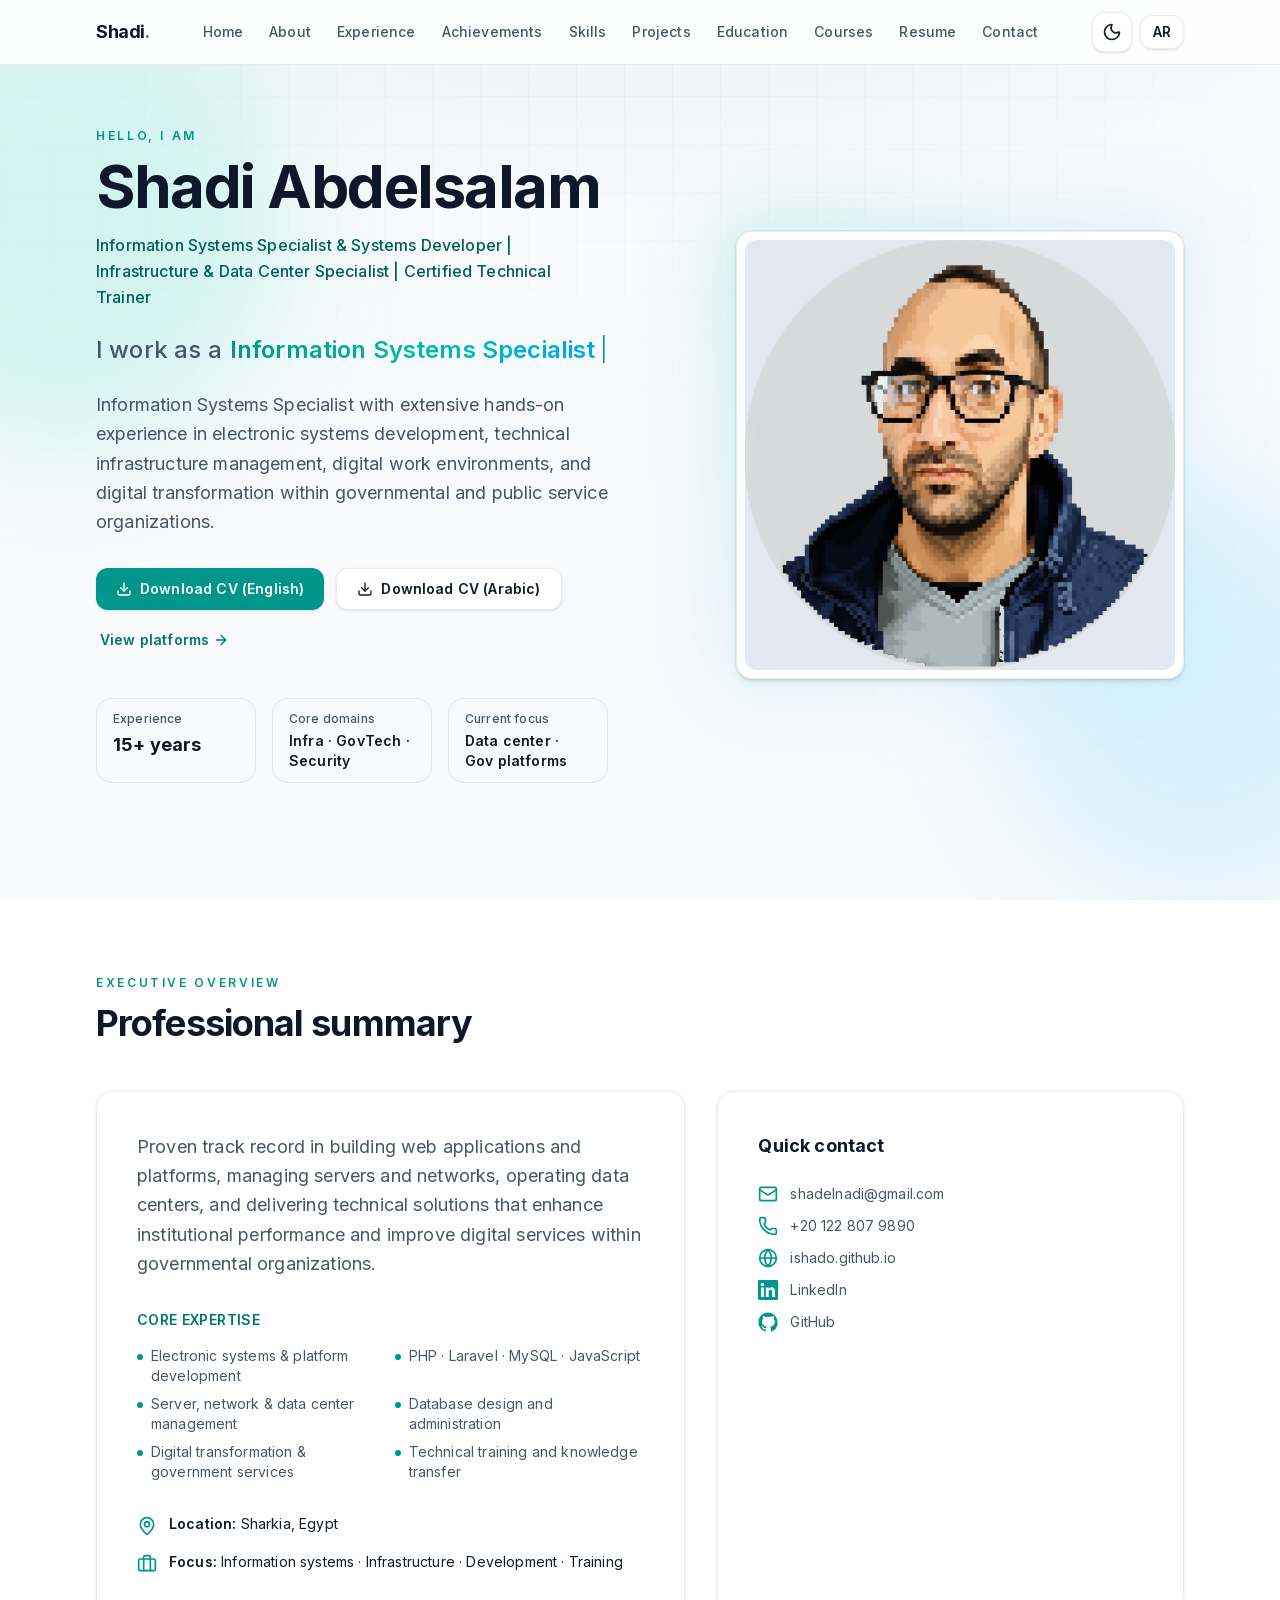
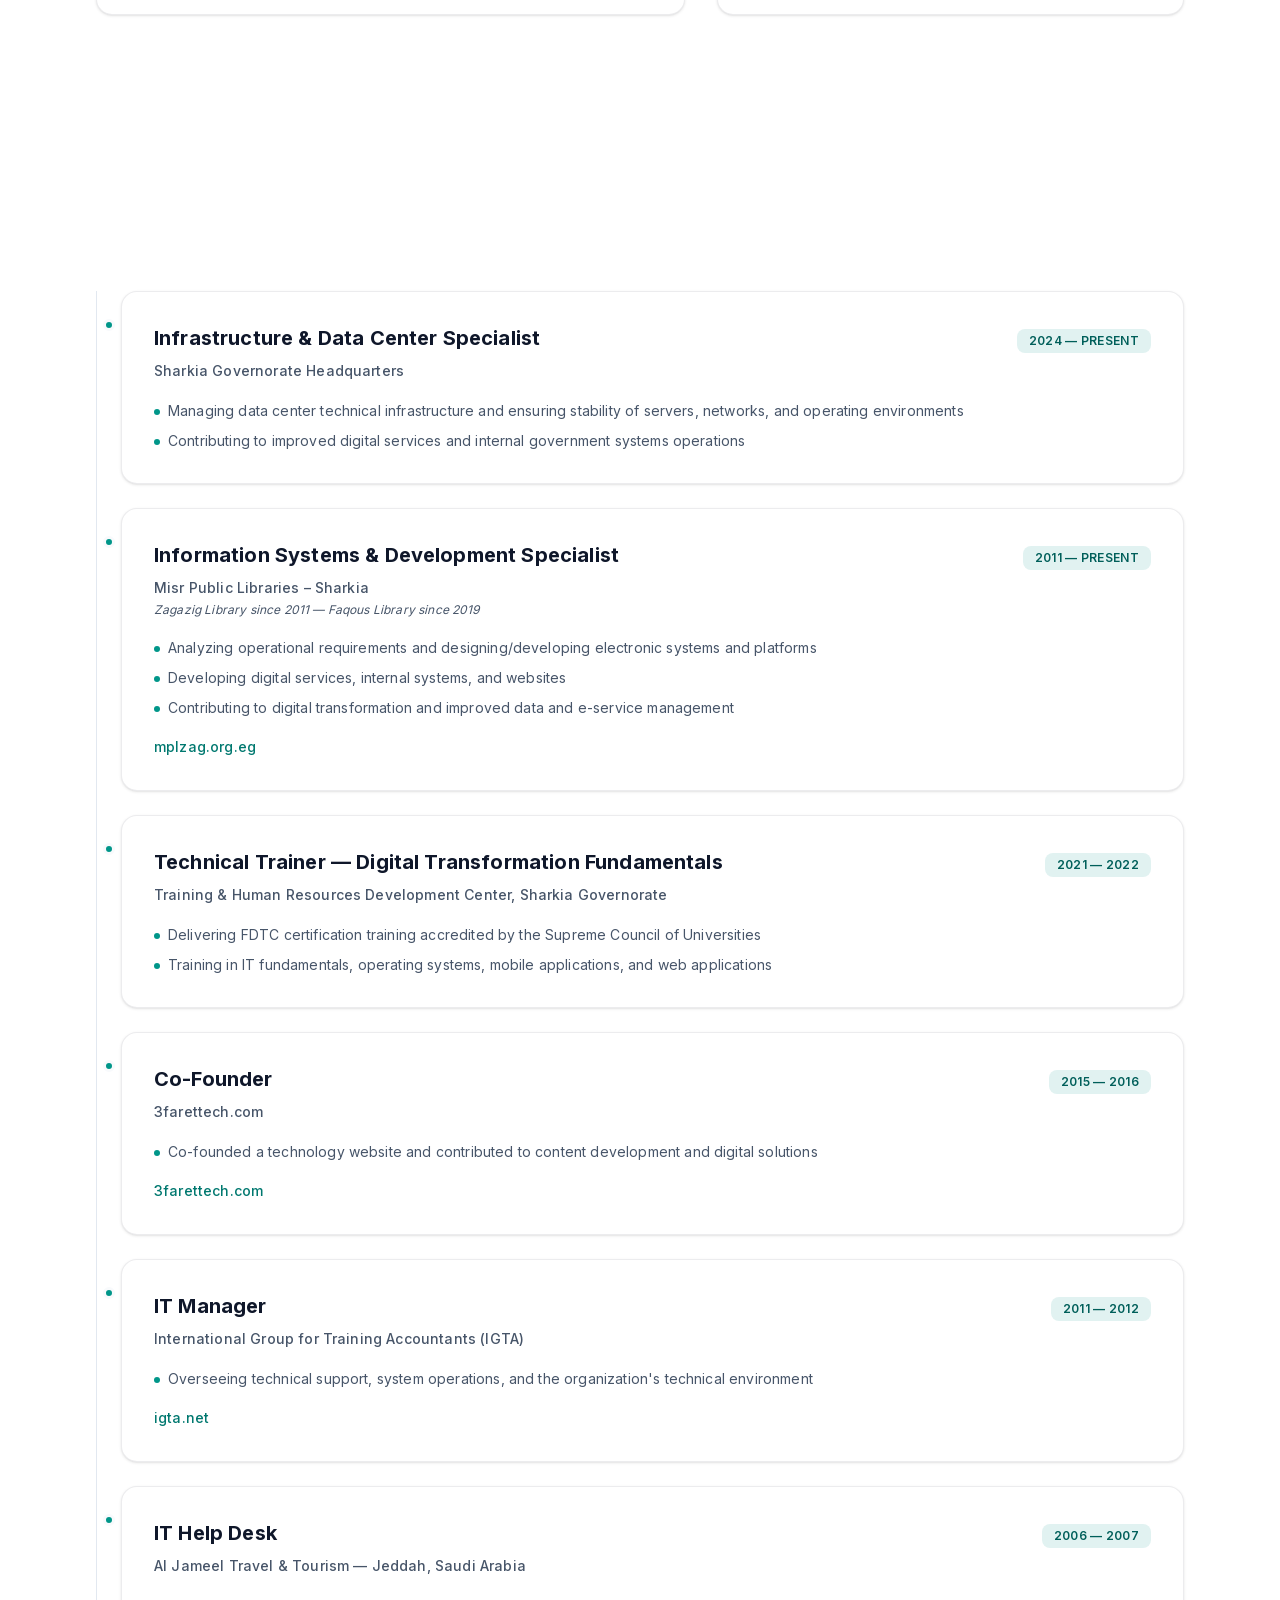
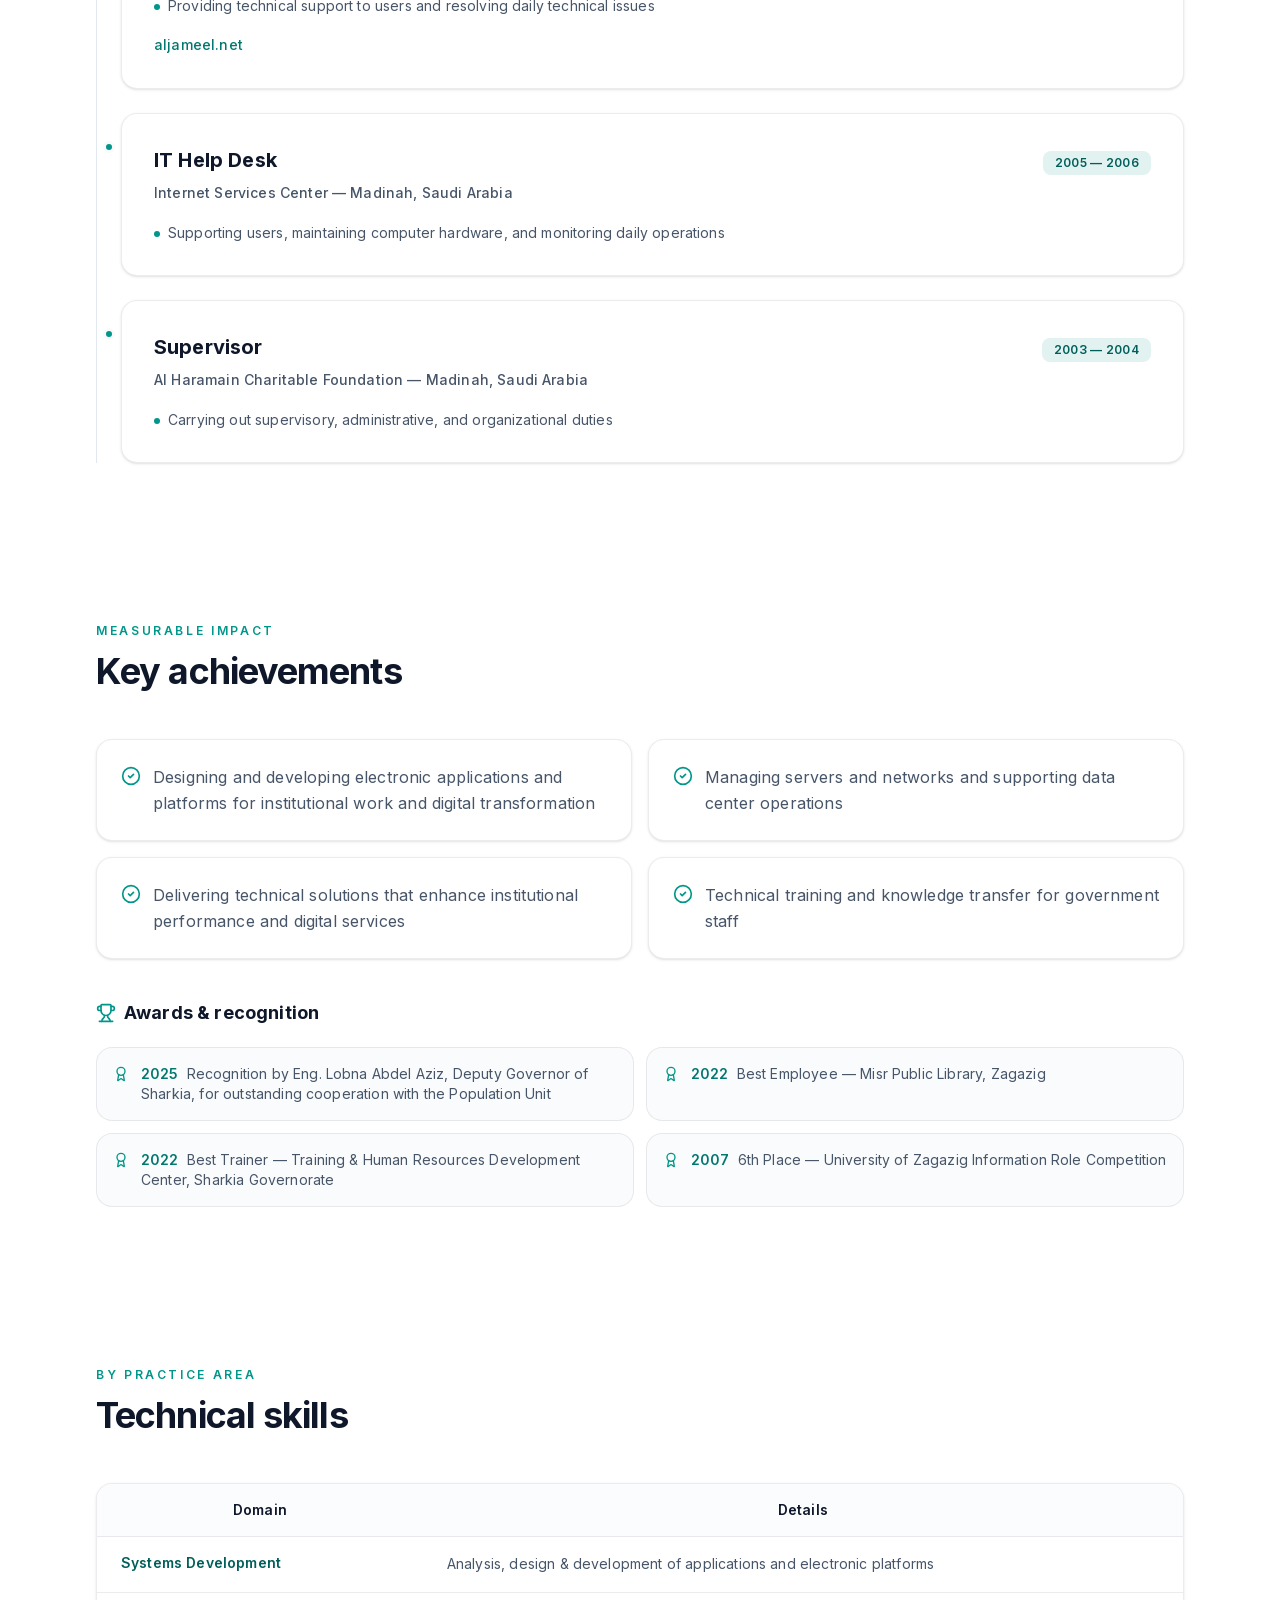
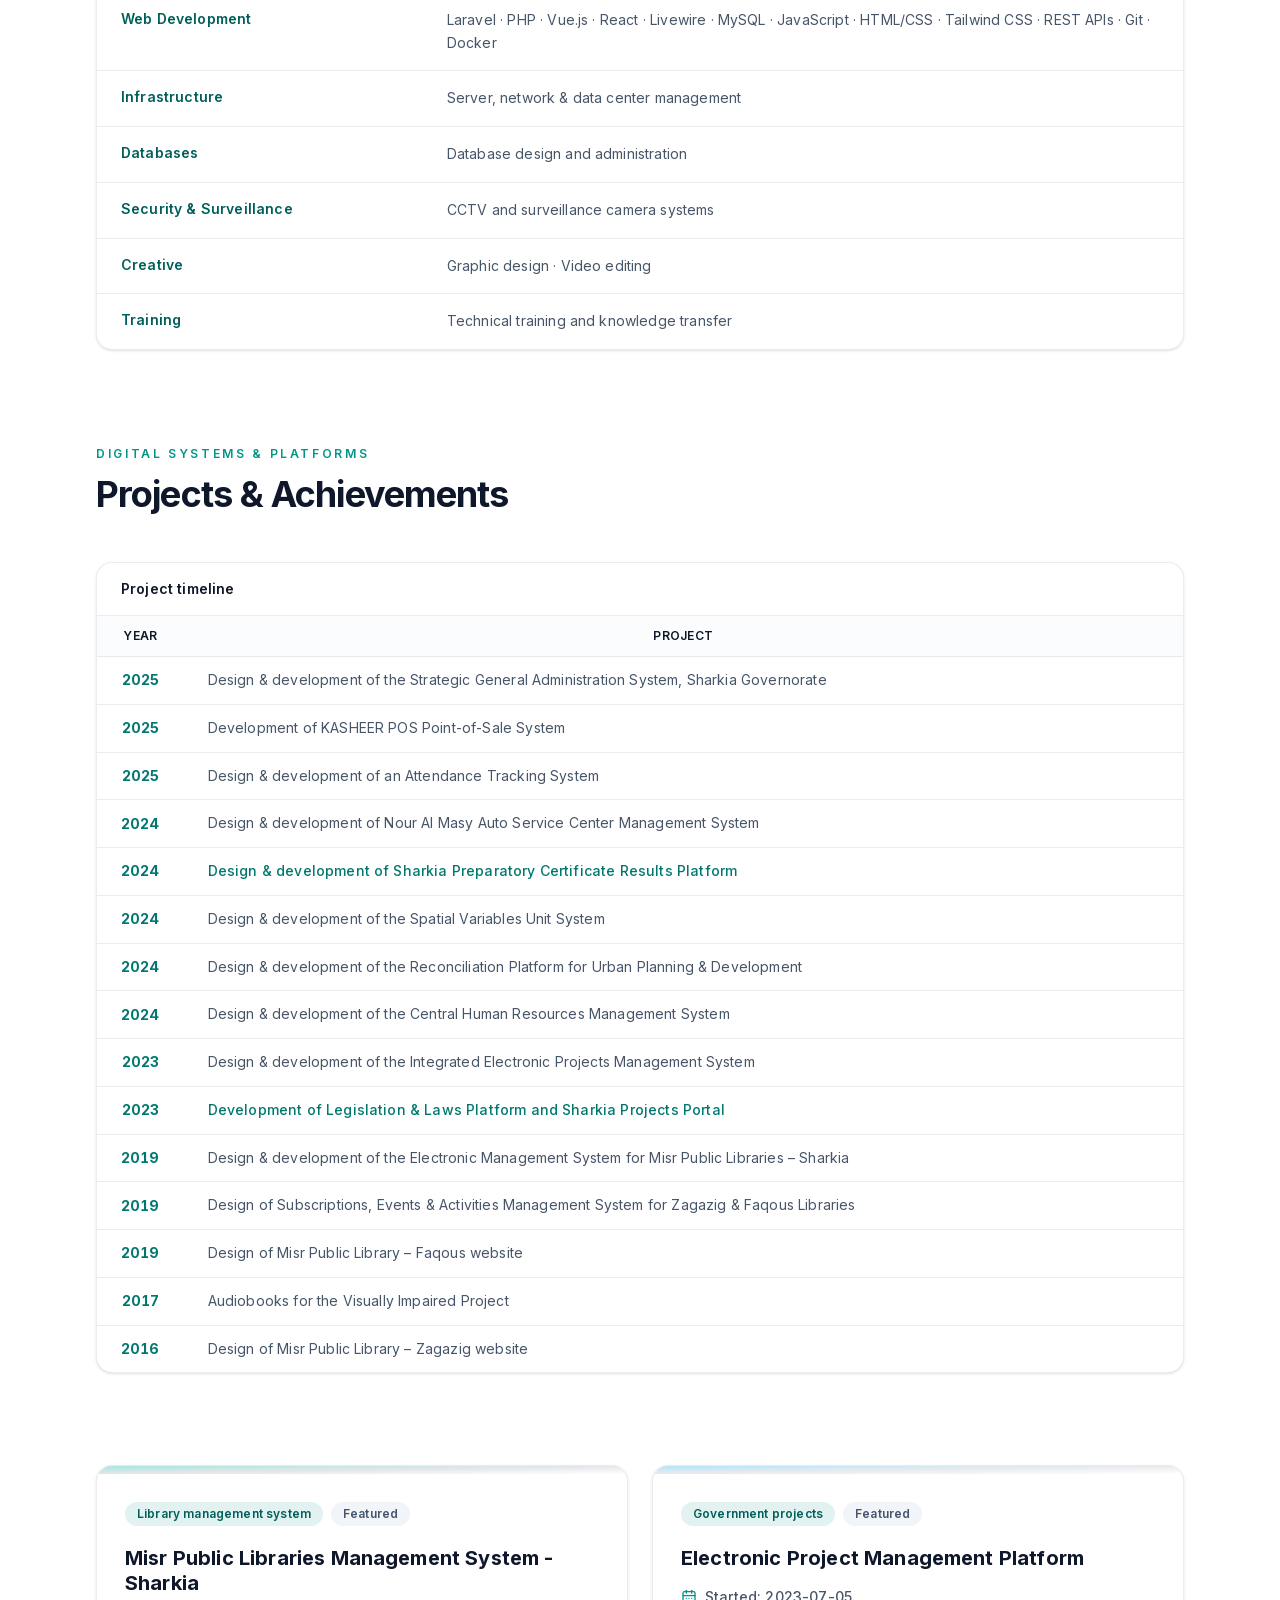
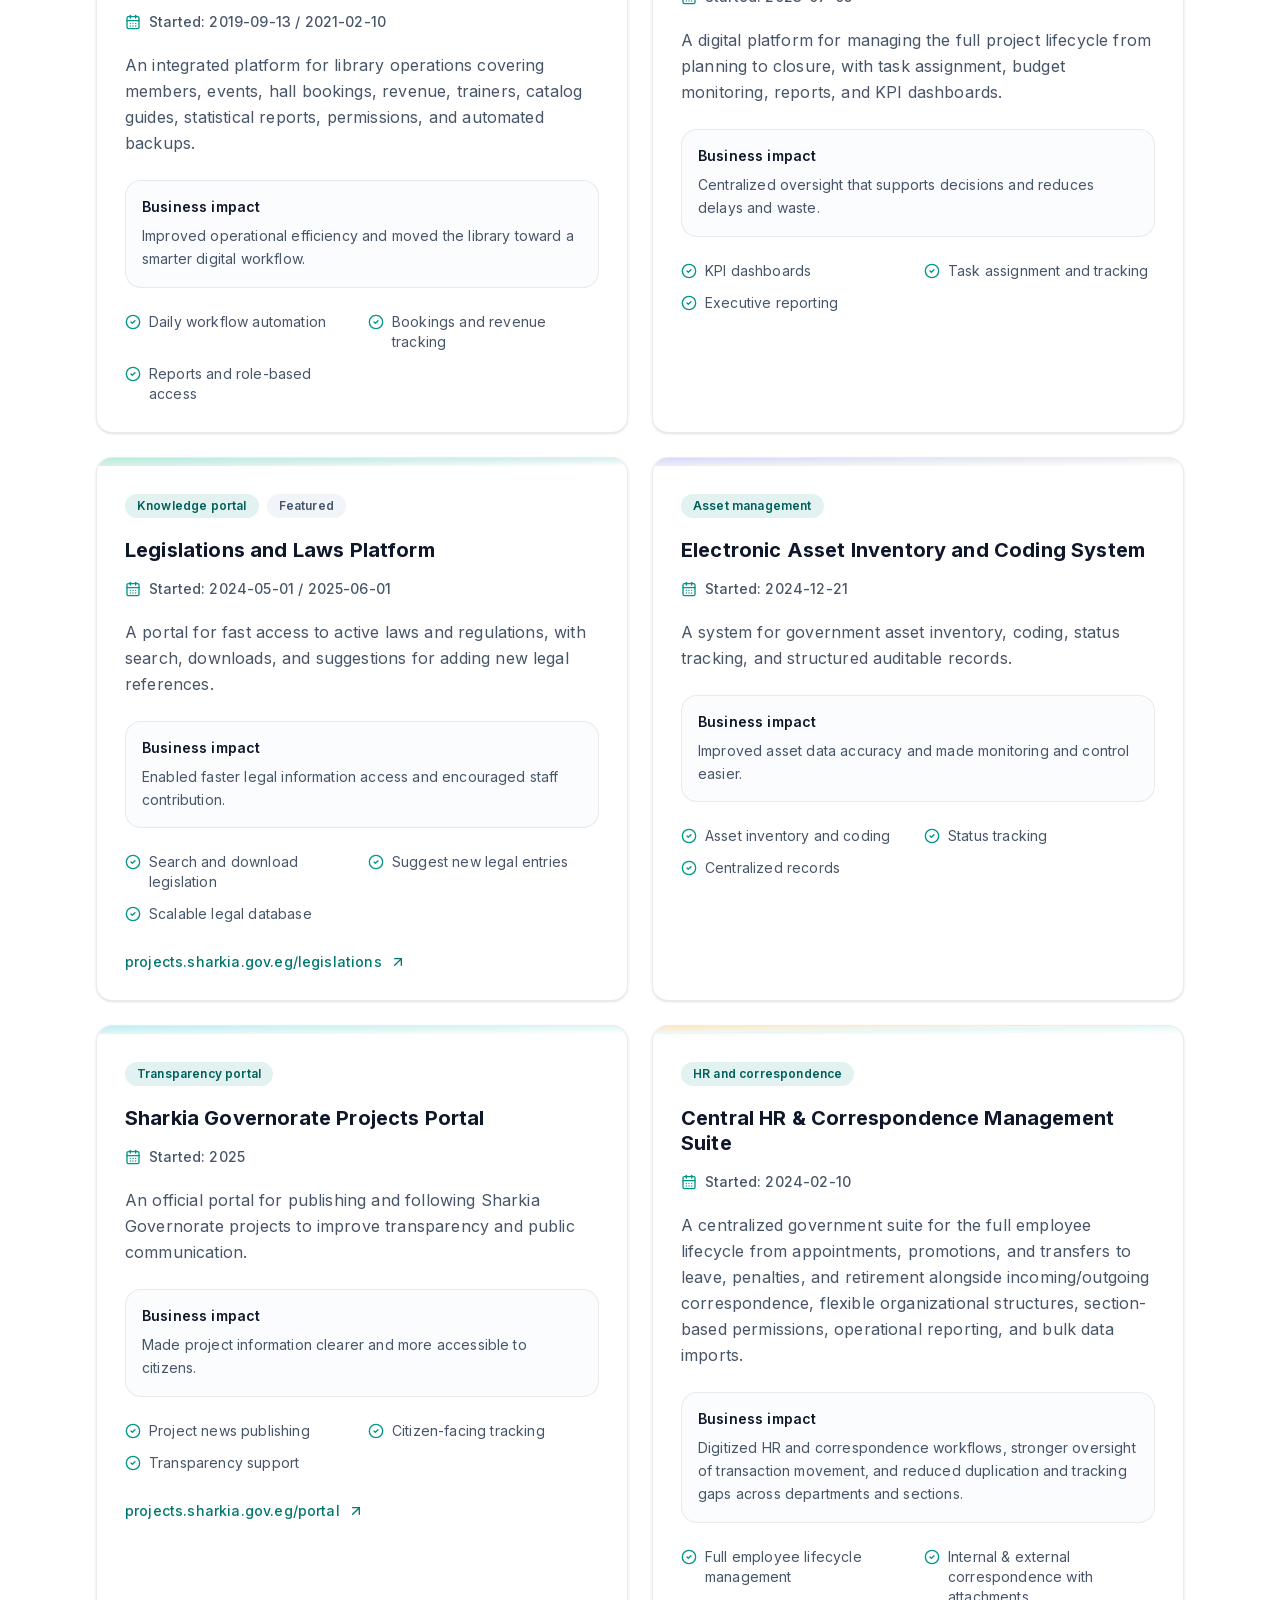
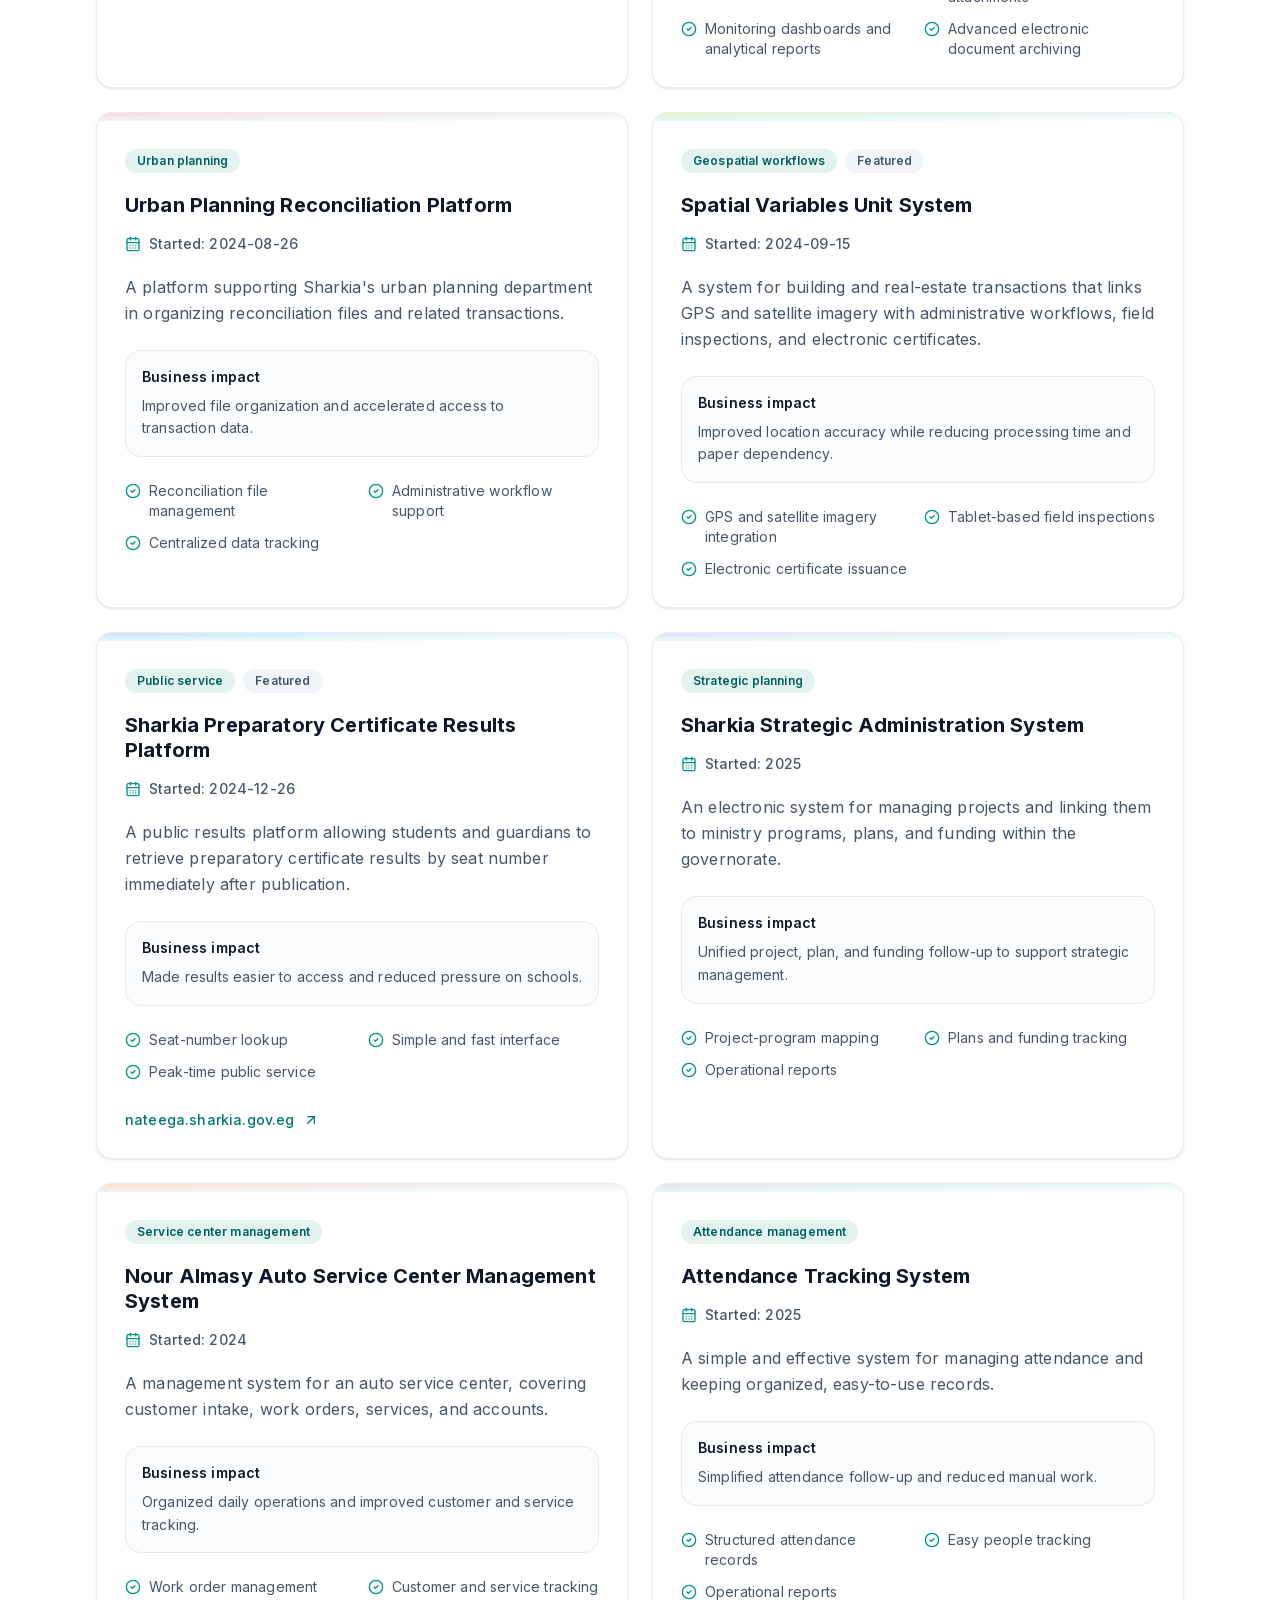
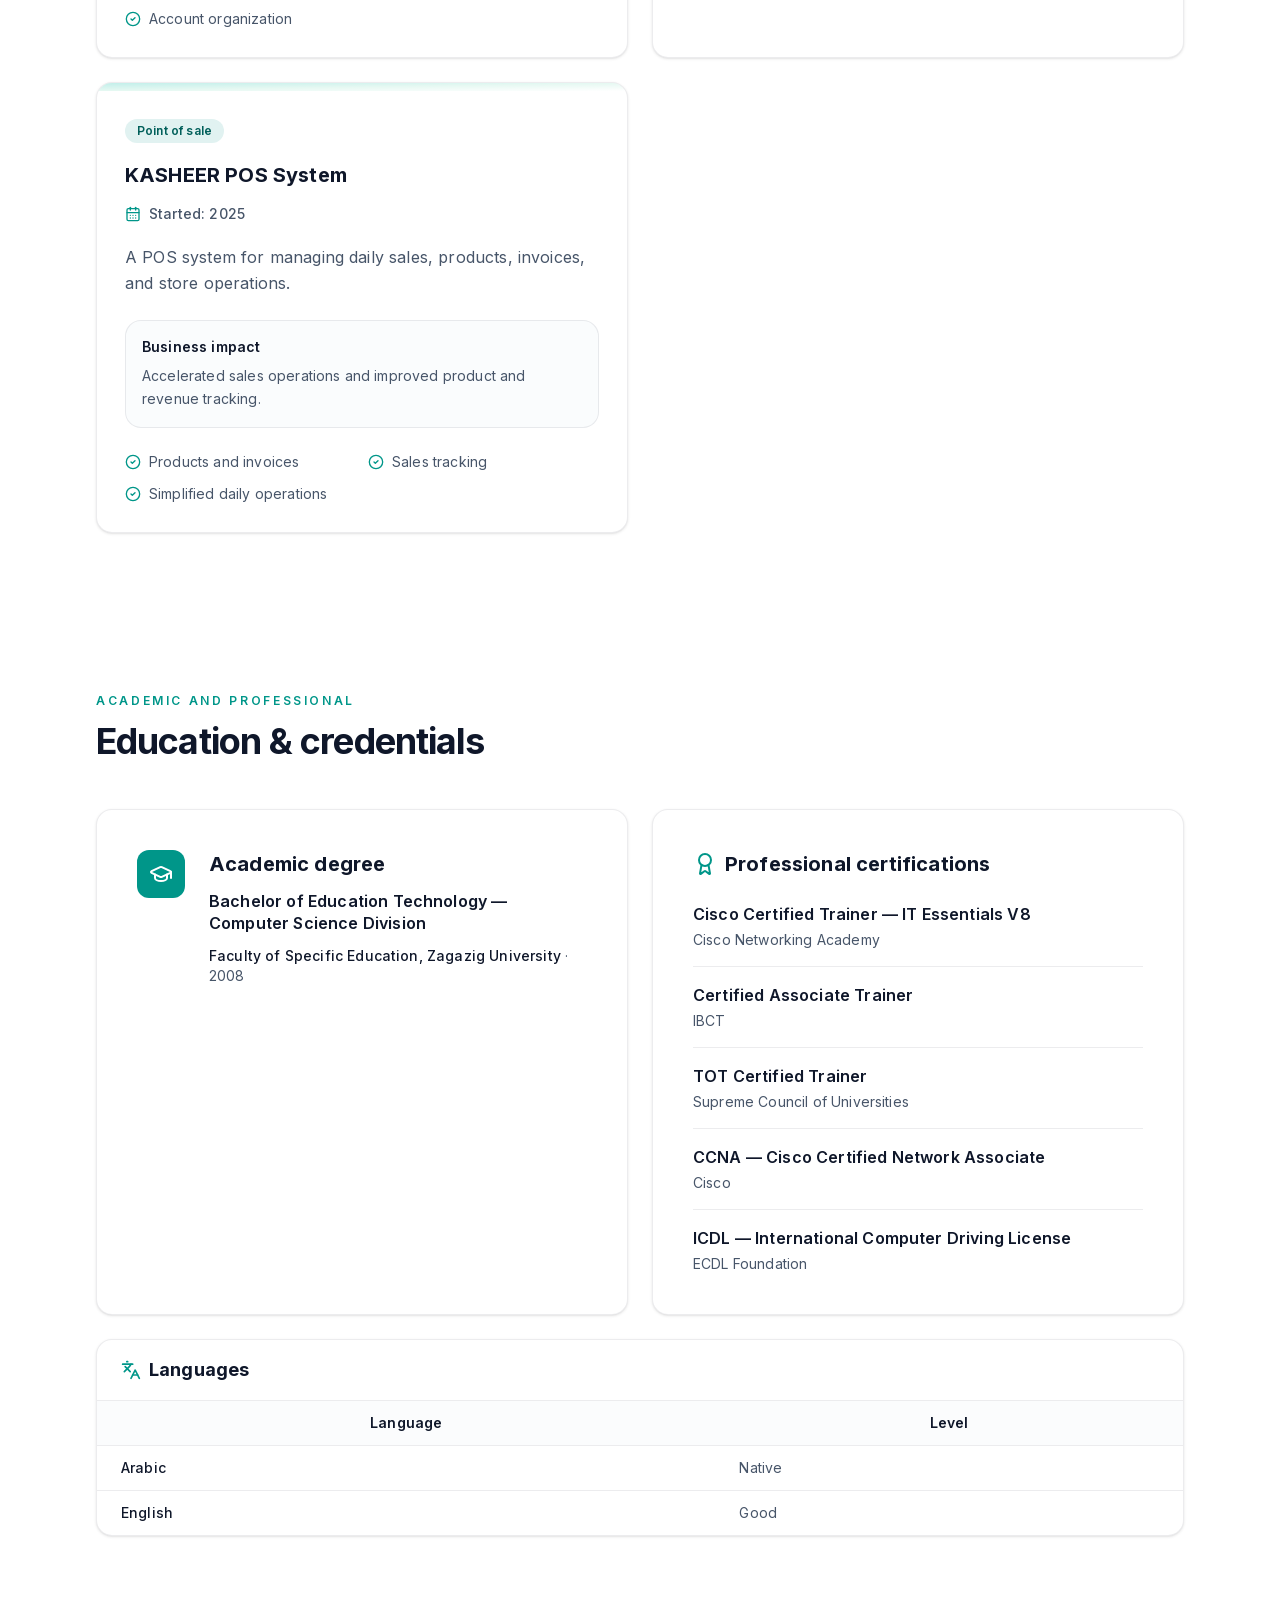
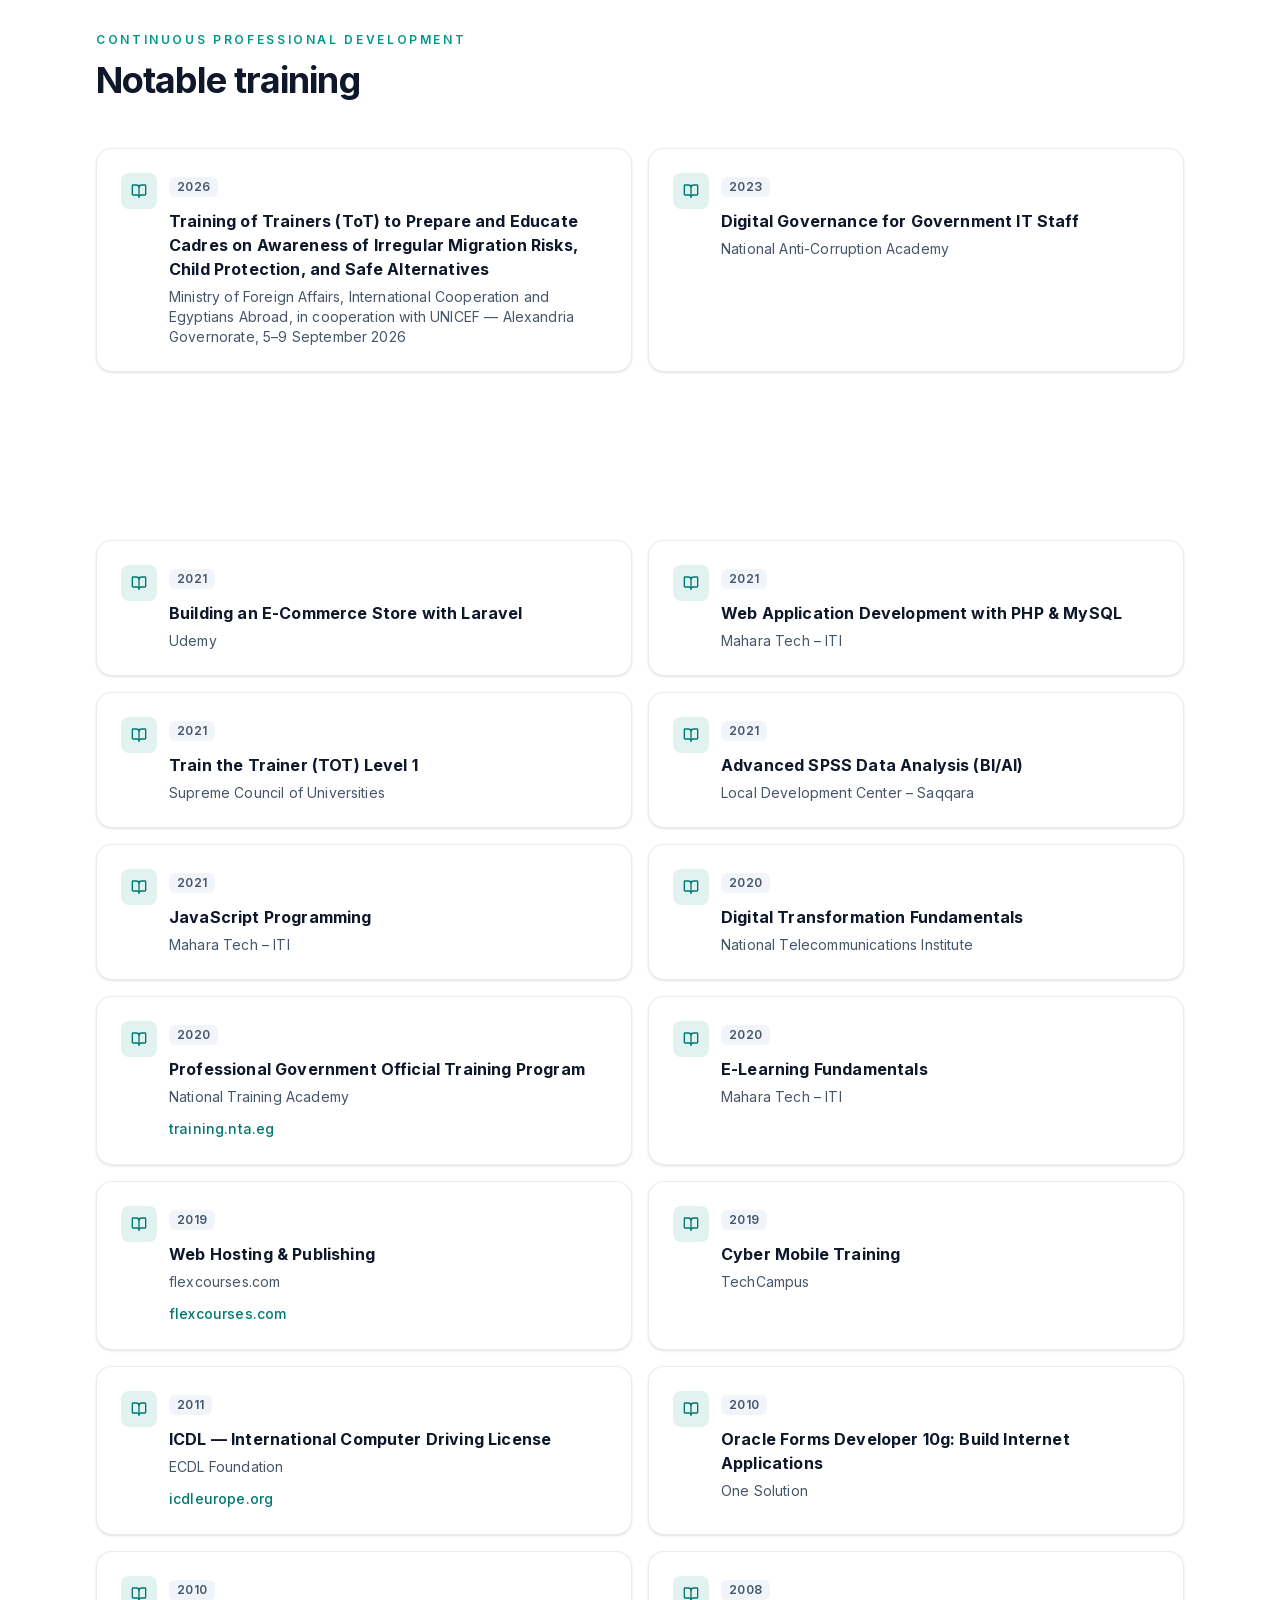
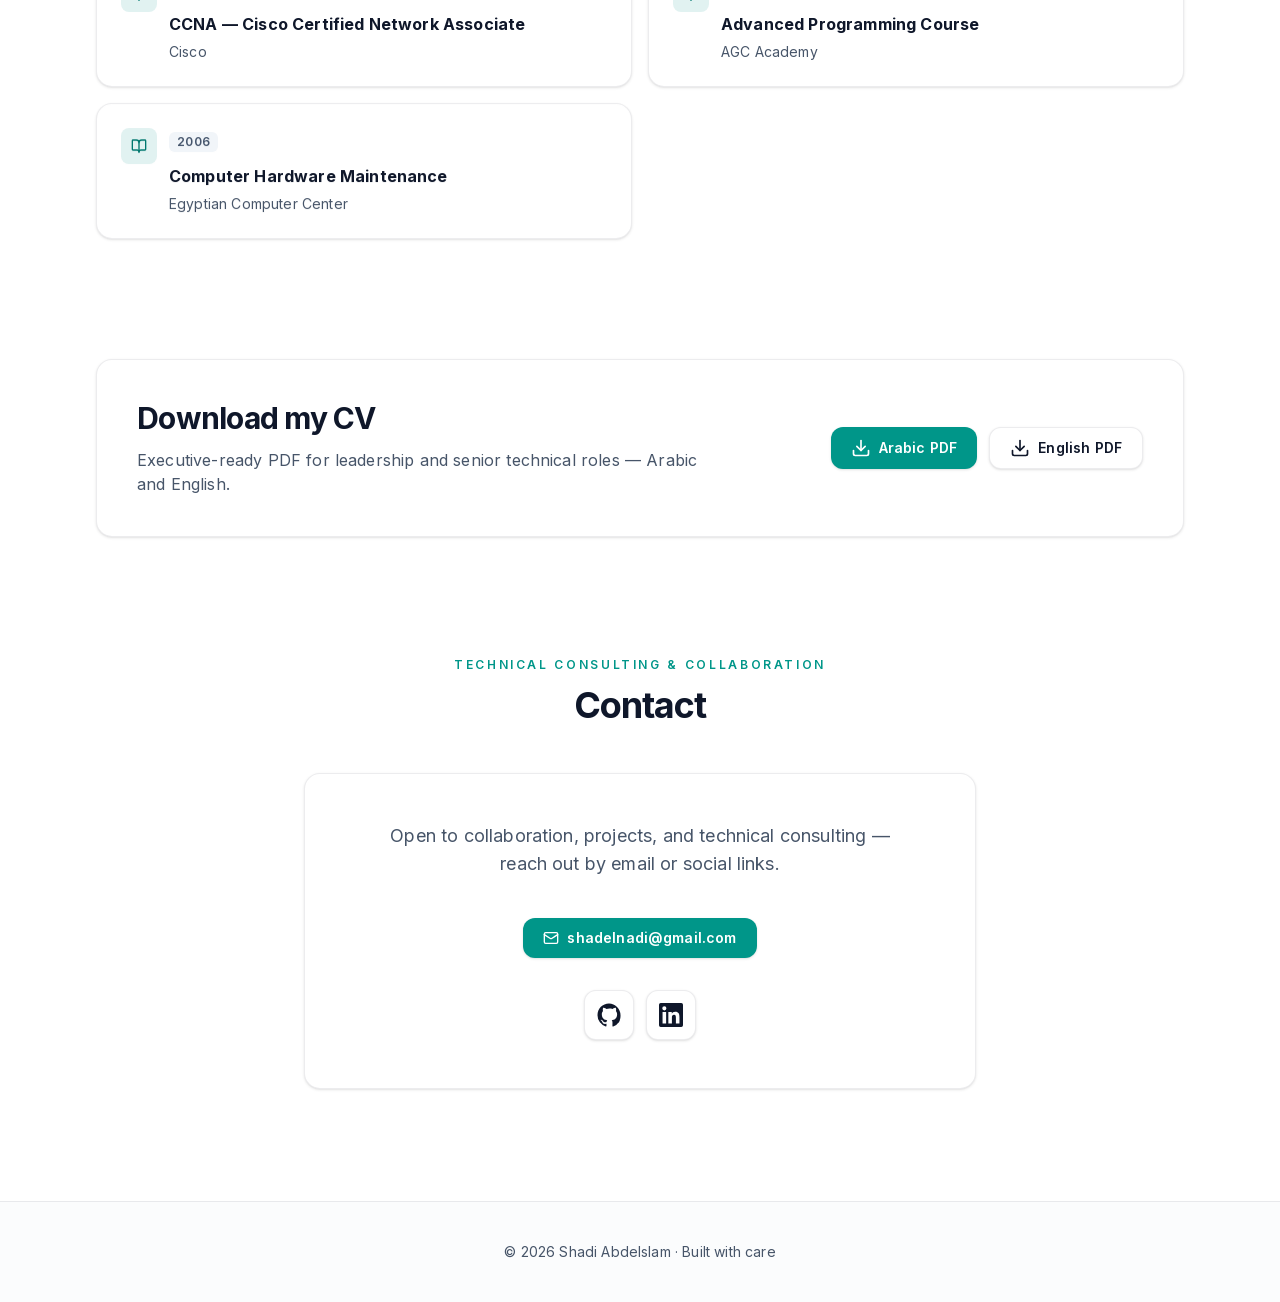
<file: index.html>
<!DOCTYPE html><html lang="en" dir="ltr"><head><meta charSet="utf-8"/><meta name="viewport" content="width=device-width, initial-scale=1"/><link rel="preload" href="/_next/static/media/48e6fa8a5baca31f-s.p.0d7ol9k18uj2x.woff2" as="font" crossorigin="" type="font/woff2"/><link rel="preload" href="/_next/static/media/4b676bcffc00356a-s.p.0oynfhj0_9xg2.woff2" as="font" crossorigin="" type="font/woff2"/><link rel="preload" href="/_next/static/media/83afe278b6a6bb3c-s.p.0q-301v4kxxnr.woff2" as="font" crossorigin="" type="font/woff2"/><link rel="preload" href="/_next/static/media/d54db18e8cd5f74f-s.p.05.gztb3q6cix.woff2" as="font" crossorigin="" type="font/woff2"/><link rel="preload" href="/_next/static/media/e9f32d51db34fd0c-s.p.0.bpz~_xdhzbj.woff2" as="font" crossorigin="" type="font/woff2"/><link rel="preload" as="image" href="/images/profile.png"/><link rel="stylesheet" href="/_next/static/chunks/034j-4vzm85wi.css" data-precedence="next"/><link rel="preload" as="script" fetchPriority="low" href="/_next/static/chunks/0t~1ydc1cx.~s.js"/><script src="/_next/static/chunks/125l.7mq080dp.js" async=""></script><script src="/_next/static/chunks/0m_p1bxtorv5i.js" async=""></script><script src="/_next/static/chunks/turbopack-16vmqavv9brj0.js" async=""></script><script src="/_next/static/chunks/09v7nbj9cdf4e.js" async=""></script><script src="/_next/static/chunks/0d3tkj33oycf2.js" async=""></script><script src="/_next/static/chunks/0ym7u~8tbdi.p.js" async=""></script><meta name="next-size-adjust" content=""/><meta name="theme-color" content="#f8fafc" media="(prefers-color-scheme: light)"/><meta name="theme-color" content="#020617" media="(prefers-color-scheme: dark)"/><title>Shadi Abdelslam · Infrastructure &amp; Government Systems</title><meta name="description" content="Data center lead, government systems developer, and certified technical trainer — digital transformation, Laravel, infrastructure, and cybersecurity."/><link rel="icon" href="/favicon.ico?favicon.0x3dzn~oxb6tn.ico" sizes="256x256" type="image/x-icon"/><script src="/_next/static/chunks/03~yq9q893hmn.js" noModule=""></script></head><body class="relative flex min-h-dvh flex-col bg-transparent antialiased selection:bg-teal-200/80 selection:text-teal-950 dark:selection:bg-teal-500/25 dark:selection:text-white inter_5901b7c6-module__ec5Qua__variable tajawal_50039552-module__IWXUlq__variable"><div hidden=""><!--$--><!--/$--></div><script>(self.__next_s=self.__next_s||[]).push([0,{"children":"(function(){try{var k=\"theme\",v=localStorage.getItem(k),t=v===\"light\"||v===\"dark\"||v===\"system\"?v:\"system\";function s(){return window.matchMedia(\"(prefers-color-scheme: dark)\").matches?\"dark\":\"light\"}var r=t===\"system\"?s():t;document.documentElement.classList.remove(\"light\",\"dark\");document.documentElement.classList.add(r);document.documentElement.style.colorScheme=r}catch(e){}try{var lk=\"portfolio-lang\",lv=localStorage.getItem(lk),ar=lv===\"ar\";document.documentElement.lang=ar?\"ar\":\"en\";document.documentElement.dir=ar?\"rtl\":\"ltr\"}catch(e){document.documentElement.lang=\"en\";document.documentElement.dir=\"ltr\"}})();","id":"portfolio-bootstrap"}])</script><div class="pointer-events-none fixed inset-0 -z-10 overflow-hidden" aria-hidden="true"><div class="absolute inset-0 bg-slate-50 dark:bg-slate-950"></div><div class="absolute inset-0 grid-bg opacity-70 dark:opacity-50"></div><div class="page-bg-accent absolute inset-0"></div><div class="absolute -left-40 top-0 size-112 rounded-full bg-teal-400/15 blur-3xl dark:bg-teal-500/10"></div><div class="absolute -right-32 bottom-0 size-104 rounded-full bg-sky-400/12 blur-3xl dark:bg-sky-500/10"></div></div><header class="fixed inset-x-0 top-0 z-50 border-b border-(--border) bg-(--surface)/85 backdrop-blur-xl dark:bg-slate-950/80"><div class="mx-auto flex max-w-6xl items-center justify-between gap-4 px-4 py-3 sm:px-6 lg:px-8"><a href="#home" class="shrink-0 text-lg font-bold tracking-tight text-(--text)">Shadi<span class="text-teal-600 dark:text-teal-400">.</span></a><nav aria-label="Primary" class="absolute left-4 right-4 top-[calc(100%+0.5rem)] flex max-h-[min(70vh,calc(100dvh-5rem))] flex-col gap-0.5 overflow-y-auto rounded-2xl border border-(--border) bg-(--surface) p-2 shadow-lg dark:bg-slate-900/95 md:static md:left-auto md:right-auto md:top-auto md:max-h-none md:flex-row md:items-center md:gap-0.5 md:border-0 md:bg-transparent md:p-0 md:shadow-none md:overflow-visible hidden md:flex"><a href="#home" class="rounded-xl px-3 py-2 text-sm font-medium text-(--text-muted) transition hover:bg-(--accent-muted) hover:text-teal-800 dark:hover:text-teal-300">Home</a><a href="#about" class="rounded-xl px-3 py-2 text-sm font-medium text-(--text-muted) transition hover:bg-(--accent-muted) hover:text-teal-800 dark:hover:text-teal-300">About</a><a href="#experience" class="rounded-xl px-3 py-2 text-sm font-medium text-(--text-muted) transition hover:bg-(--accent-muted) hover:text-teal-800 dark:hover:text-teal-300">Experience</a><a href="#achievements" class="rounded-xl px-3 py-2 text-sm font-medium text-(--text-muted) transition hover:bg-(--accent-muted) hover:text-teal-800 dark:hover:text-teal-300">Achievements</a><a href="#skills" class="rounded-xl px-3 py-2 text-sm font-medium text-(--text-muted) transition hover:bg-(--accent-muted) hover:text-teal-800 dark:hover:text-teal-300">Skills</a><a href="#projects" class="rounded-xl px-3 py-2 text-sm font-medium text-(--text-muted) transition hover:bg-(--accent-muted) hover:text-teal-800 dark:hover:text-teal-300">Projects</a><a href="#education" class="rounded-xl px-3 py-2 text-sm font-medium text-(--text-muted) transition hover:bg-(--accent-muted) hover:text-teal-800 dark:hover:text-teal-300">Education</a><a href="#courses" class="rounded-xl px-3 py-2 text-sm font-medium text-(--text-muted) transition hover:bg-(--accent-muted) hover:text-teal-800 dark:hover:text-teal-300">Courses</a><a href="#cv" class="rounded-xl px-3 py-2 text-sm font-medium text-(--text-muted) transition hover:bg-(--accent-muted) hover:text-teal-800 dark:hover:text-teal-300">Resume</a><a href="#contact" class="rounded-xl px-3 py-2 text-sm font-medium text-(--text-muted) transition hover:bg-(--accent-muted) hover:text-teal-800 dark:hover:text-teal-300">Contact</a></nav><div class="flex shrink-0 items-center gap-2"><button type="button" title="Toggle light / dark mode" aria-label="Toggle light / dark mode" aria-pressed="false" class="inline-flex h-10 w-10 items-center justify-center rounded-xl border border-(--border) bg-(--surface) text-(--text) shadow-sm transition hover:border-teal-500/35 hover:bg-(--surface-muted) dark:bg-slate-900/80 dark:text-slate-100 order-2 sm:order-1"><svg xmlns="http://www.w3.org/2000/svg" width="24" height="24" viewBox="0 0 24 24" fill="none" stroke="currentColor" stroke-width="2" stroke-linecap="round" stroke-linejoin="round" class="lucide lucide-moon h-5 w-5" aria-hidden="true"><path d="M20.985 12.486a9 9 0 1 1-9.473-9.472c.405-.022.617.46.402.803a6 6 0 0 0 8.268 8.268c.344-.215.825-.004.803.401"></path></svg></button><button type="button" class="btn-secondary-sm order-1 sm:order-2" aria-label="Switch language to Arabic">AR</button><button type="button" class="order-3 inline-flex h-10 w-10 items-center justify-center rounded-xl border border-(--border) bg-(--surface) text-(--text) shadow-sm md:hidden dark:bg-slate-900/80" aria-expanded="false" aria-controls="mobile-nav-panel" aria-label="Open menu"><svg xmlns="http://www.w3.org/2000/svg" width="24" height="24" viewBox="0 0 24 24" fill="none" stroke="currentColor" stroke-width="2" stroke-linecap="round" stroke-linejoin="round" class="lucide lucide-menu h-5 w-5" aria-hidden="true"><path d="M4 5h16"></path><path d="M4 12h16"></path><path d="M4 19h16"></path></svg></button></div></div><span id="mobile-nav-panel" class="sr-only">Navigation</span></header><main class="relative flex-1"><section id="home" class="scroll-mt-28"><div class="mx-auto grid max-w-6xl items-center gap-12 px-4 pb-20 pt-28 sm:px-6 lg:grid-cols-2 lg:gap-16 lg:px-8 lg:pb-28 lg:pt-32"><div class="" style="opacity:0;transform:translateY(28px)"><p class="eyebrow mb-3">Hello, I am</p><h1 class="text-4xl font-bold tracking-tight text-(--text) sm:text-5xl xl:text-6xl">Shadi Abdelsalam</h1><p class="mt-4 max-w-xl text-sm font-medium leading-relaxed text-teal-800 dark:text-teal-300 sm:text-base">Information Systems Specialist &amp; Systems Developer | Infrastructure &amp; Data Center Specialist | Certified Technical Trainer</p><div class="mt-6 flex flex-wrap items-baseline gap-x-2 gap-y-1 text-xl font-medium text-(--text-muted) sm:text-2xl"><span>I work as a </span><span class="inline-flex items-baseline"><span class="bg-linear-to-r from-teal-600 via-teal-500 to-sky-500 bg-clip-text font-semibold text-transparent dark:from-teal-400 dark:via-teal-300 dark:to-sky-400"></span><span class="ms-1 inline-block w-2 animate-pulse align-baseline font-light text-teal-600 dark:text-teal-400">|</span></span></div><p class="mt-6 max-w-xl text-lg leading-relaxed text-(--text-muted)">Information Systems Specialist with extensive hands-on experience in electronic systems development, technical infrastructure management, digital work environments, and digital transformation within governmental and public service organizations.</p><div class="mt-8 flex flex-wrap gap-3"><a class="btn-primary" href="/cv-en.pdf" download="Shadi-Abdelslam-CV-EN.pdf"><svg xmlns="http://www.w3.org/2000/svg" width="24" height="24" viewBox="0 0 24 24" fill="none" stroke="currentColor" stroke-width="2" stroke-linecap="round" stroke-linejoin="round" class="lucide lucide-download h-4 w-4 shrink-0" aria-hidden="true"><path d="M12 15V3"></path><path d="M21 15v4a2 2 0 0 1-2 2H5a2 2 0 0 1-2-2v-4"></path><path d="m7 10 5 5 5-5"></path></svg>Download CV (English)</a><a class="btn-secondary" href="/cv-ar.pdf" download="Shadi-Abdelslam-CV-AR.pdf"><svg xmlns="http://www.w3.org/2000/svg" width="24" height="24" viewBox="0 0 24 24" fill="none" stroke="currentColor" stroke-width="2" stroke-linecap="round" stroke-linejoin="round" class="lucide lucide-download h-4 w-4 shrink-0" aria-hidden="true"><path d="M12 15V3"></path><path d="M21 15v4a2 2 0 0 1-2 2H5a2 2 0 0 1-2-2v-4"></path><path d="m7 10 5 5 5-5"></path></svg>Download CV (Arabic)</a><a class="link-accent inline-flex items-center gap-1 px-1 py-2 text-sm font-semibold" href="#projects">View platforms<svg xmlns="http://www.w3.org/2000/svg" width="24" height="24" viewBox="0 0 24 24" fill="none" stroke="currentColor" stroke-width="2" stroke-linecap="round" stroke-linejoin="round" class="lucide lucide-arrow-right h-4 w-4 rtl:rotate-180" aria-hidden="true"><path d="M5 12h14"></path><path d="m12 5 7 7-7 7"></path></svg></a></div><dl class="mt-10 grid gap-4 sm:grid-cols-3"><div class="surface-subtle px-4 py-3"><dt class="text-xs font-medium text-(--text-muted)">Experience</dt><dd class="mt-1 text-lg font-bold text-(--text)">15+ years</dd></div><div class="surface-subtle px-4 py-3"><dt class="text-xs font-medium text-(--text-muted)">Core domains</dt><dd class="mt-1 text-sm font-semibold leading-snug text-(--text)">Infra · GovTech · Security</dd></div><div class="surface-subtle px-4 py-3"><dt class="text-xs font-medium text-(--text-muted)">Current focus</dt><dd class="mt-1 text-sm font-semibold leading-snug text-(--text)">Data center · Gov platforms</dd></div></dl></div><div class="" style="opacity:0;transform:translateY(28px)"><div class="relative mx-auto w-full max-w-md lg:ms-auto lg:me-0"><div class="absolute -inset-4 rounded-3xl bg-linear-to-br from-teal-500/20 via-sky-500/10 to-transparent blur-2xl dark:from-teal-400/15" aria-hidden="true"></div><div class="surface-card relative overflow-hidden p-2 shadow-md ring-1 ring-teal-500/10 dark:ring-teal-400/15"><div class="relative max-sm:aspect-4/5 sm:aspect-square overflow-hidden rounded-xl bg-slate-200 dark:bg-slate-800"><img alt="Shadi Abdelslam" decoding="async" data-nimg="fill" class="object-cover" style="position:absolute;height:100%;width:100%;left:0;top:0;right:0;bottom:0;color:transparent" src="/images/profile.png"/></div></div></div></div></div></section><section id="about" class="scroll-mt-28"><div class="mx-auto max-w-6xl px-4 py-20 sm:px-6 lg:px-8"><div class="" style="opacity:0;transform:translateY(28px)"><div class="mb-12 max-w-2xl"><p class="eyebrow">Executive overview</p><h2 class="mt-3 text-3xl font-bold tracking-tight text-(--text) sm:text-4xl">Professional summary</h2></div></div><div class="grid gap-8 lg:grid-cols-[1.2fr_minmax(0,0.95fr)]"><div class="" style="opacity:0;transform:translateY(28px)"><div class="surface-card h-full p-8 lg:p-10"><p class="text-lg leading-relaxed text-(--text-muted)">Proven track record in building web applications and platforms, managing servers and networks, operating data centers, and delivering technical solutions that enhance institutional performance and improve digital services within governmental organizations.</p><div class="mt-8"><h3 class="text-sm font-semibold uppercase tracking-wide text-teal-700 dark:text-teal-400">Core expertise</h3><ul class="mt-4 grid gap-2 sm:grid-cols-2"><li class="flex gap-2 text-sm text-(--text-muted)"><span class="mt-2 h-1.5 w-1.5 shrink-0 rounded-full bg-teal-600 dark:bg-teal-400"></span><span>Electronic systems &amp; platform development</span></li><li class="flex gap-2 text-sm text-(--text-muted)"><span class="mt-2 h-1.5 w-1.5 shrink-0 rounded-full bg-teal-600 dark:bg-teal-400"></span><span>PHP · Laravel · MySQL · JavaScript</span></li><li class="flex gap-2 text-sm text-(--text-muted)"><span class="mt-2 h-1.5 w-1.5 shrink-0 rounded-full bg-teal-600 dark:bg-teal-400"></span><span>Server, network &amp; data center management</span></li><li class="flex gap-2 text-sm text-(--text-muted)"><span class="mt-2 h-1.5 w-1.5 shrink-0 rounded-full bg-teal-600 dark:bg-teal-400"></span><span>Database design and administration</span></li><li class="flex gap-2 text-sm text-(--text-muted)"><span class="mt-2 h-1.5 w-1.5 shrink-0 rounded-full bg-teal-600 dark:bg-teal-400"></span><span>Digital transformation &amp; government services</span></li><li class="flex gap-2 text-sm text-(--text-muted)"><span class="mt-2 h-1.5 w-1.5 shrink-0 rounded-full bg-teal-600 dark:bg-teal-400"></span><span>Technical training and knowledge transfer</span></li></ul></div><ul class="mt-8 space-y-4 text-sm text-(--text)"><li class="flex items-start gap-3"><svg xmlns="http://www.w3.org/2000/svg" width="24" height="24" viewBox="0 0 24 24" fill="none" stroke="currentColor" stroke-width="2" stroke-linecap="round" stroke-linejoin="round" class="lucide lucide-map-pin mt-0.5 h-5 w-5 shrink-0 text-teal-600 dark:text-teal-400" aria-hidden="true"><path d="M20 10c0 4.993-5.539 10.193-7.399 11.799a1 1 0 0 1-1.202 0C9.539 20.193 4 14.993 4 10a8 8 0 0 1 16 0"></path><circle cx="12" cy="10" r="3"></circle></svg><span><strong class="font-semibold text-(--text)">Location<!-- -->:<!-- --> </strong>Sharkia, Egypt</span></li><li class="flex items-start gap-3"><svg xmlns="http://www.w3.org/2000/svg" width="24" height="24" viewBox="0 0 24 24" fill="none" stroke="currentColor" stroke-width="2" stroke-linecap="round" stroke-linejoin="round" class="lucide lucide-briefcase mt-0.5 h-5 w-5 shrink-0 text-teal-600 dark:text-teal-400" aria-hidden="true"><path d="M16 20V4a2 2 0 0 0-2-2h-4a2 2 0 0 0-2 2v16"></path><rect width="20" height="14" x="2" y="6" rx="2"></rect></svg><span><strong class="font-semibold text-(--text)">Focus<!-- -->:<!-- --> </strong>Information systems · Infrastructure · Development · Training</span></li></ul></div></div><div class="" style="opacity:0;transform:translateY(28px)"><div class="surface-card h-full p-8 lg:p-10"><h3 class="text-lg font-bold text-(--text)">Quick contact</h3><ul class="mt-6 space-y-3 text-sm"><li><a class="group flex items-center gap-3 text-(--text-muted) transition hover:text-teal-700 dark:hover:text-teal-400" href="mailto:shadelnadi@gmail.com"><svg xmlns="http://www.w3.org/2000/svg" width="24" height="24" viewBox="0 0 24 24" fill="none" stroke="currentColor" stroke-width="2" stroke-linecap="round" stroke-linejoin="round" class="lucide lucide-mail h-5 w-5 text-teal-600 group-hover:text-teal-700 dark:text-teal-400" aria-hidden="true"><path d="m22 7-8.991 5.727a2 2 0 0 1-2.009 0L2 7"></path><rect x="2" y="4" width="20" height="16" rx="2"></rect></svg>shadelnadi@gmail.com</a></li><li><a class="group flex items-center gap-3 text-(--text-muted) transition hover:text-teal-700 dark:hover:text-teal-400" href="tel:+201228079890"><svg xmlns="http://www.w3.org/2000/svg" width="24" height="24" viewBox="0 0 24 24" fill="none" stroke="currentColor" stroke-width="2" stroke-linecap="round" stroke-linejoin="round" class="lucide lucide-phone h-5 w-5 text-teal-600 dark:text-teal-400" aria-hidden="true"><path d="M13.832 16.568a1 1 0 0 0 1.213-.303l.355-.465A2 2 0 0 1 17 15h3a2 2 0 0 1 2 2v3a2 2 0 0 1-2 2A18 18 0 0 1 2 4a2 2 0 0 1 2-2h3a2 2 0 0 1 2 2v3a2 2 0 0 1-.8 1.6l-.468.351a1 1 0 0 0-.292 1.233 14 14 0 0 0 6.392 6.384"></path></svg><span dir="ltr">+20 122 807 9890</span></a></li><li><a class="group flex items-center gap-3 text-(--text-muted) transition hover:text-teal-700 dark:hover:text-teal-400" href="https://ishado.github.io" target="_blank" rel="noopener noreferrer"><svg xmlns="http://www.w3.org/2000/svg" width="24" height="24" viewBox="0 0 24 24" fill="none" stroke="currentColor" stroke-width="2" stroke-linecap="round" stroke-linejoin="round" class="lucide lucide-globe h-5 w-5 text-teal-600 dark:text-teal-400" aria-hidden="true"><circle cx="12" cy="12" r="10"></circle><path d="M12 2a14.5 14.5 0 0 0 0 20 14.5 14.5 0 0 0 0-20"></path><path d="M2 12h20"></path></svg>ishado.github.io</a></li><li><a class="group flex items-center gap-3 text-(--text-muted) transition hover:text-teal-700 dark:hover:text-teal-400" href="https://linkedin.com/in/ishado" target="_blank" rel="noopener noreferrer"><svg viewBox="0 0 24 24" fill="currentColor" aria-hidden="true" class="h-5 w-5 text-teal-600 dark:text-teal-400"><path d="M20.447 20.452h-3.554v-5.569c0-1.328-.027-3.037-1.852-3.037-1.853 0-2.136 1.449-2.136 2.948v5.658H9.351V9h3.416v1.561h.048c.476-.897 1.637-1.841 3.369-1.841 3.598 0 4.267 2.368 4.267 5.459v6.274ZM5.337 7.433a2.064 2.064 0 1 1 0-4.128 2.064 2.064 0 0 1 0 4.128ZM7.117 20.452H3.555V9h3.563v11.452ZM22.225 0H1.771A1.759 1.759 0 0 0 0 1.734v20.538A1.76 1.76 0 0 0 1.773 24h20.447A1.765 1.765 0 0 0 24 22.274V1.734A1.759 1.759 0 0 0 22.229 0Z"></path></svg>LinkedIn</a></li><li><a class="group flex items-center gap-3 text-(--text-muted) transition hover:text-teal-700 dark:hover:text-teal-400" href="https://github.com/ishado" target="_blank" rel="noopener noreferrer"><svg viewBox="0 0 24 24" fill="currentColor" aria-hidden="true" class="h-5 w-5 text-teal-600 dark:text-teal-400"><path d="M12 .5C5.65.5.5 5.65.5 12a11.79 11.79 0 0 0 8.205 11.387c.6.113.793-.261.793-.579 0-.286-.011-1.04-.017-2.04-3.337.742-4.042-1.61-4.042-1.61-.546-1.387-1.333-1.757-1.333-1.757-1.09-.764.084-.749.084-.749 1.205.086 1.838 1.238 1.838 1.238 1.07 1.834 2.807 1.304 3.493.997.109-.775.418-1.305.763-1.605-2.665-.323-5.466-1.343-5.466-5.98 0-1.32.466-2.39 1.235-3.226-.135-.319-.535-1.594.098-3.332 0 0 1.007-.332 3.302 1.23a11.386 11.386 0 0 1 3.018-.419c1.026.005 2.069.143 3.019.418 2.294-1.562 3.297-1.23 3.297-1.23.642 1.738.239 3.019.097 3.336.763.836 1.233 1.907 1.233 3.229 0 4.661-2.807 5.669-5.478 5.973.439.379.834 1.13.834 2.294 0 1.659-.019 3.006-.019 3.392 0 .322.216.694.795.579A11.78 11.78 0 0 0 23.5 12 11.783 11.783 0 0 0 12 .503Z"></path></svg>GitHub</a></li></ul></div></div></div></div></section><section id="experience" class="scroll-mt-28"><div class="mx-auto max-w-6xl px-4 py-20 sm:px-6 lg:px-8"><div class="" style="opacity:0;transform:translateY(28px)"><div class="mb-12 max-w-2xl"><p class="eyebrow">Executive career path</p><h2 class="mt-3 text-3xl font-bold tracking-tight text-(--text) sm:text-4xl">Professional experience</h2></div></div><ol class="relative space-y-6 border-s border-slate-200 ps-6 dark:border-slate-800"><div class="" style="opacity:0;transform:translateY(28px)"><li class="relative"><span class="absolute -inset-s-[calc(1.5rem-6px)] top-7 h-3 w-3 rounded-full border-3 border-(--surface-muted) bg-teal-600 dark:border-slate-950 dark:bg-teal-400"></span><article class="surface-card p-6 md:p-8"><div class="flex flex-wrap items-baseline justify-between gap-4"><h3 class="text-xl font-bold text-(--text)">Infrastructure &amp; Data Center Specialist</h3><span class="rounded-lg bg-(--accent-muted) px-3 py-1 text-xs font-semibold uppercase tracking-wide text-teal-800 dark:text-teal-200">2024 — Present</span></div><p class="mt-2 text-sm font-medium text-(--text-muted)">Sharkia Governorate Headquarters</p><ul class="mt-5 space-y-2.5 text-sm text-(--text-muted)"><li class="flex gap-2"><span class="mt-2 h-1.5 w-1.5 shrink-0 rounded-full bg-teal-600 dark:bg-teal-400"></span><span>Managing data center technical infrastructure and ensuring stability of servers, networks, and operating environments</span></li><li class="flex gap-2"><span class="mt-2 h-1.5 w-1.5 shrink-0 rounded-full bg-teal-600 dark:bg-teal-400"></span><span>Contributing to improved digital services and internal government systems operations</span></li></ul></article></li></div><div class="" style="opacity:0;transform:translateY(28px)"><li class="relative"><span class="absolute -inset-s-[calc(1.5rem-6px)] top-7 h-3 w-3 rounded-full border-3 border-(--surface-muted) bg-teal-600 dark:border-slate-950 dark:bg-teal-400"></span><article class="surface-card p-6 md:p-8"><div class="flex flex-wrap items-baseline justify-between gap-4"><h3 class="text-xl font-bold text-(--text)">Information Systems &amp; Development Specialist</h3><span class="rounded-lg bg-(--accent-muted) px-3 py-1 text-xs font-semibold uppercase tracking-wide text-teal-800 dark:text-teal-200">2011 — Present</span></div><p class="mt-2 text-sm font-medium text-(--text-muted)">Misr Public Libraries – Sharkia</p><p class="mt-1 text-xs italic text-(--text-muted)">Zagazig Library since 2011 — Faqous Library since 2019</p><ul class="mt-5 space-y-2.5 text-sm text-(--text-muted)"><li class="flex gap-2"><span class="mt-2 h-1.5 w-1.5 shrink-0 rounded-full bg-teal-600 dark:bg-teal-400"></span><span>Analyzing operational requirements and designing/developing electronic systems and platforms</span></li><li class="flex gap-2"><span class="mt-2 h-1.5 w-1.5 shrink-0 rounded-full bg-teal-600 dark:bg-teal-400"></span><span>Developing digital services, internal systems, and websites</span></li><li class="flex gap-2"><span class="mt-2 h-1.5 w-1.5 shrink-0 rounded-full bg-teal-600 dark:bg-teal-400"></span><span>Contributing to digital transformation and improved data and e-service management</span></li></ul><p class="mt-4"><a class="link-accent text-sm" href="https://www.mplzag.org.eg/" target="_blank" rel="noopener noreferrer">mplzag.org.eg</a></p></article></li></div><div class="" style="opacity:0;transform:translateY(28px)"><li class="relative"><span class="absolute -inset-s-[calc(1.5rem-6px)] top-7 h-3 w-3 rounded-full border-3 border-(--surface-muted) bg-teal-600 dark:border-slate-950 dark:bg-teal-400"></span><article class="surface-card p-6 md:p-8"><div class="flex flex-wrap items-baseline justify-between gap-4"><h3 class="text-xl font-bold text-(--text)">Technical Trainer — Digital Transformation Fundamentals</h3><span class="rounded-lg bg-(--accent-muted) px-3 py-1 text-xs font-semibold uppercase tracking-wide text-teal-800 dark:text-teal-200">2021 — 2022</span></div><p class="mt-2 text-sm font-medium text-(--text-muted)">Training &amp; Human Resources Development Center, Sharkia Governorate</p><ul class="mt-5 space-y-2.5 text-sm text-(--text-muted)"><li class="flex gap-2"><span class="mt-2 h-1.5 w-1.5 shrink-0 rounded-full bg-teal-600 dark:bg-teal-400"></span><span>Delivering FDTC certification training accredited by the Supreme Council of Universities</span></li><li class="flex gap-2"><span class="mt-2 h-1.5 w-1.5 shrink-0 rounded-full bg-teal-600 dark:bg-teal-400"></span><span>Training in IT fundamentals, operating systems, mobile applications, and web applications</span></li></ul></article></li></div><div class="" style="opacity:0;transform:translateY(28px)"><li class="relative"><span class="absolute -inset-s-[calc(1.5rem-6px)] top-7 h-3 w-3 rounded-full border-3 border-(--surface-muted) bg-teal-600 dark:border-slate-950 dark:bg-teal-400"></span><article class="surface-card p-6 md:p-8"><div class="flex flex-wrap items-baseline justify-between gap-4"><h3 class="text-xl font-bold text-(--text)">Co-Founder</h3><span class="rounded-lg bg-(--accent-muted) px-3 py-1 text-xs font-semibold uppercase tracking-wide text-teal-800 dark:text-teal-200">2015 — 2016</span></div><p class="mt-2 text-sm font-medium text-(--text-muted)">3farettech.com</p><ul class="mt-5 space-y-2.5 text-sm text-(--text-muted)"><li class="flex gap-2"><span class="mt-2 h-1.5 w-1.5 shrink-0 rounded-full bg-teal-600 dark:bg-teal-400"></span><span>Co-founded a technology website and contributed to content development and digital solutions</span></li></ul><p class="mt-4"><a class="link-accent text-sm" href="https://3farettech.com" target="_blank" rel="noopener noreferrer">3farettech.com</a></p></article></li></div><div class="" style="opacity:0;transform:translateY(28px)"><li class="relative"><span class="absolute -inset-s-[calc(1.5rem-6px)] top-7 h-3 w-3 rounded-full border-3 border-(--surface-muted) bg-teal-600 dark:border-slate-950 dark:bg-teal-400"></span><article class="surface-card p-6 md:p-8"><div class="flex flex-wrap items-baseline justify-between gap-4"><h3 class="text-xl font-bold text-(--text)">IT Manager</h3><span class="rounded-lg bg-(--accent-muted) px-3 py-1 text-xs font-semibold uppercase tracking-wide text-teal-800 dark:text-teal-200">2011 — 2012</span></div><p class="mt-2 text-sm font-medium text-(--text-muted)">International Group for Training Accountants (IGTA)</p><ul class="mt-5 space-y-2.5 text-sm text-(--text-muted)"><li class="flex gap-2"><span class="mt-2 h-1.5 w-1.5 shrink-0 rounded-full bg-teal-600 dark:bg-teal-400"></span><span>Overseeing technical support, system operations, and the organization&#x27;s technical environment</span></li></ul><p class="mt-4"><a class="link-accent text-sm" href="https://www.igta.net/" target="_blank" rel="noopener noreferrer">igta.net</a></p></article></li></div><div class="" style="opacity:0;transform:translateY(28px)"><li class="relative"><span class="absolute -inset-s-[calc(1.5rem-6px)] top-7 h-3 w-3 rounded-full border-3 border-(--surface-muted) bg-teal-600 dark:border-slate-950 dark:bg-teal-400"></span><article class="surface-card p-6 md:p-8"><div class="flex flex-wrap items-baseline justify-between gap-4"><h3 class="text-xl font-bold text-(--text)">IT Help Desk</h3><span class="rounded-lg bg-(--accent-muted) px-3 py-1 text-xs font-semibold uppercase tracking-wide text-teal-800 dark:text-teal-200">2006 — 2007</span></div><p class="mt-2 text-sm font-medium text-(--text-muted)">Al Jameel Travel &amp; Tourism — Jeddah, Saudi Arabia</p><ul class="mt-5 space-y-2.5 text-sm text-(--text-muted)"><li class="flex gap-2"><span class="mt-2 h-1.5 w-1.5 shrink-0 rounded-full bg-teal-600 dark:bg-teal-400"></span><span>Providing technical support to users and resolving daily technical issues</span></li></ul><p class="mt-4"><a class="link-accent text-sm" href="http://www.aljameel.net/" target="_blank" rel="noopener noreferrer">aljameel.net</a></p></article></li></div><div class="" style="opacity:0;transform:translateY(28px)"><li class="relative"><span class="absolute -inset-s-[calc(1.5rem-6px)] top-7 h-3 w-3 rounded-full border-3 border-(--surface-muted) bg-teal-600 dark:border-slate-950 dark:bg-teal-400"></span><article class="surface-card p-6 md:p-8"><div class="flex flex-wrap items-baseline justify-between gap-4"><h3 class="text-xl font-bold text-(--text)">IT Help Desk</h3><span class="rounded-lg bg-(--accent-muted) px-3 py-1 text-xs font-semibold uppercase tracking-wide text-teal-800 dark:text-teal-200">2005 — 2006</span></div><p class="mt-2 text-sm font-medium text-(--text-muted)">Internet Services Center — Madinah, Saudi Arabia</p><ul class="mt-5 space-y-2.5 text-sm text-(--text-muted)"><li class="flex gap-2"><span class="mt-2 h-1.5 w-1.5 shrink-0 rounded-full bg-teal-600 dark:bg-teal-400"></span><span>Supporting users, maintaining computer hardware, and monitoring daily operations</span></li></ul></article></li></div><div class="" style="opacity:0;transform:translateY(28px)"><li class="relative"><span class="absolute -inset-s-[calc(1.5rem-6px)] top-7 h-3 w-3 rounded-full border-3 border-(--surface-muted) bg-teal-600 dark:border-slate-950 dark:bg-teal-400"></span><article class="surface-card p-6 md:p-8"><div class="flex flex-wrap items-baseline justify-between gap-4"><h3 class="text-xl font-bold text-(--text)">Supervisor</h3><span class="rounded-lg bg-(--accent-muted) px-3 py-1 text-xs font-semibold uppercase tracking-wide text-teal-800 dark:text-teal-200">2003 — 2004</span></div><p class="mt-2 text-sm font-medium text-(--text-muted)">Al Haramain Charitable Foundation — Madinah, Saudi Arabia</p><ul class="mt-5 space-y-2.5 text-sm text-(--text-muted)"><li class="flex gap-2"><span class="mt-2 h-1.5 w-1.5 shrink-0 rounded-full bg-teal-600 dark:bg-teal-400"></span><span>Carrying out supervisory, administrative, and organizational duties</span></li></ul></article></li></div></ol></div></section><section id="achievements" class="scroll-mt-28"><div class="mx-auto max-w-6xl px-4 py-20 sm:px-6 lg:px-8"><div class="" style="opacity:0;transform:translateY(28px)"><div class="mb-12 max-w-2xl"><p class="eyebrow">Measurable impact</p><h2 class="mt-3 text-3xl font-bold tracking-tight text-(--text) sm:text-4xl">Key achievements</h2></div></div><div class="grid gap-4 sm:grid-cols-2"><div class="" style="opacity:0;transform:translateY(28px)"><div class="surface-card flex h-full gap-3 p-6 max-md:p-5"><svg xmlns="http://www.w3.org/2000/svg" width="24" height="24" viewBox="0 0 24 24" fill="none" stroke="currentColor" stroke-width="2" stroke-linecap="round" stroke-linejoin="round" class="lucide lucide-circle-check mt-0.5 h-5 w-5 shrink-0 text-teal-600 dark:text-teal-400" aria-hidden="true"><circle cx="12" cy="12" r="10"></circle><path d="m9 12 2 2 4-4"></path></svg><p class="text-sm leading-relaxed text-(--text-muted) sm:text-base">Designing and developing electronic applications and platforms for institutional work and digital transformation</p></div></div><div class="" style="opacity:0;transform:translateY(28px)"><div class="surface-card flex h-full gap-3 p-6 max-md:p-5"><svg xmlns="http://www.w3.org/2000/svg" width="24" height="24" viewBox="0 0 24 24" fill="none" stroke="currentColor" stroke-width="2" stroke-linecap="round" stroke-linejoin="round" class="lucide lucide-circle-check mt-0.5 h-5 w-5 shrink-0 text-teal-600 dark:text-teal-400" aria-hidden="true"><circle cx="12" cy="12" r="10"></circle><path d="m9 12 2 2 4-4"></path></svg><p class="text-sm leading-relaxed text-(--text-muted) sm:text-base">Managing servers and networks and supporting data center operations</p></div></div><div class="" style="opacity:0;transform:translateY(28px)"><div class="surface-card flex h-full gap-3 p-6 max-md:p-5"><svg xmlns="http://www.w3.org/2000/svg" width="24" height="24" viewBox="0 0 24 24" fill="none" stroke="currentColor" stroke-width="2" stroke-linecap="round" stroke-linejoin="round" class="lucide lucide-circle-check mt-0.5 h-5 w-5 shrink-0 text-teal-600 dark:text-teal-400" aria-hidden="true"><circle cx="12" cy="12" r="10"></circle><path d="m9 12 2 2 4-4"></path></svg><p class="text-sm leading-relaxed text-(--text-muted) sm:text-base">Delivering technical solutions that enhance institutional performance and digital services</p></div></div><div class="" style="opacity:0;transform:translateY(28px)"><div class="surface-card flex h-full gap-3 p-6 max-md:p-5"><svg xmlns="http://www.w3.org/2000/svg" width="24" height="24" viewBox="0 0 24 24" fill="none" stroke="currentColor" stroke-width="2" stroke-linecap="round" stroke-linejoin="round" class="lucide lucide-circle-check mt-0.5 h-5 w-5 shrink-0 text-teal-600 dark:text-teal-400" aria-hidden="true"><circle cx="12" cy="12" r="10"></circle><path d="m9 12 2 2 4-4"></path></svg><p class="text-sm leading-relaxed text-(--text-muted) sm:text-base">Technical training and knowledge transfer for government staff</p></div></div></div><div class="" style="opacity:0;transform:translateY(28px)"><div class="mt-10"><h3 class="mb-5 flex items-center gap-2 text-lg font-bold text-(--text)"><svg xmlns="http://www.w3.org/2000/svg" width="24" height="24" viewBox="0 0 24 24" fill="none" stroke="currentColor" stroke-width="2" stroke-linecap="round" stroke-linejoin="round" class="lucide lucide-trophy h-5 w-5 text-teal-600 dark:text-teal-400" aria-hidden="true"><path d="M10 14.66v1.626a2 2 0 0 1-.976 1.696A5 5 0 0 0 7 21.978"></path><path d="M14 14.66v1.626a2 2 0 0 0 .976 1.696A5 5 0 0 1 17 21.978"></path><path d="M18 9h1.5a1 1 0 0 0 0-5H18"></path><path d="M4 22h16"></path><path d="M6 9a6 6 0 0 0 12 0V3a1 1 0 0 0-1-1H7a1 1 0 0 0-1 1z"></path><path d="M6 9H4.5a1 1 0 0 1 0-5H6"></path></svg>Awards &amp; recognition</h3><ul class="grid gap-3 sm:grid-cols-2"><li class="surface-subtle flex items-start gap-3 p-4 text-sm text-(--text-muted)"><svg xmlns="http://www.w3.org/2000/svg" width="24" height="24" viewBox="0 0 24 24" fill="none" stroke="currentColor" stroke-width="2" stroke-linecap="round" stroke-linejoin="round" class="lucide lucide-award mt-0.5 h-4 w-4 shrink-0 text-teal-600 dark:text-teal-400" aria-hidden="true"><path d="m15.477 12.89 1.515 8.526a.5.5 0 0 1-.81.47l-3.58-2.687a1 1 0 0 0-1.197 0l-3.586 2.686a.5.5 0 0 1-.81-.469l1.514-8.526"></path><circle cx="12" cy="8" r="6"></circle></svg><span><span class="me-2 font-semibold text-teal-700 dark:text-teal-400">2025</span>Recognition by Eng. Lobna Abdel Aziz, Deputy Governor of Sharkia, for outstanding cooperation with the Population Unit</span></li><li class="surface-subtle flex items-start gap-3 p-4 text-sm text-(--text-muted)"><svg xmlns="http://www.w3.org/2000/svg" width="24" height="24" viewBox="0 0 24 24" fill="none" stroke="currentColor" stroke-width="2" stroke-linecap="round" stroke-linejoin="round" class="lucide lucide-award mt-0.5 h-4 w-4 shrink-0 text-teal-600 dark:text-teal-400" aria-hidden="true"><path d="m15.477 12.89 1.515 8.526a.5.5 0 0 1-.81.47l-3.58-2.687a1 1 0 0 0-1.197 0l-3.586 2.686a.5.5 0 0 1-.81-.469l1.514-8.526"></path><circle cx="12" cy="8" r="6"></circle></svg><span><span class="me-2 font-semibold text-teal-700 dark:text-teal-400">2022</span>Best Employee — Misr Public Library, Zagazig</span></li><li class="surface-subtle flex items-start gap-3 p-4 text-sm text-(--text-muted)"><svg xmlns="http://www.w3.org/2000/svg" width="24" height="24" viewBox="0 0 24 24" fill="none" stroke="currentColor" stroke-width="2" stroke-linecap="round" stroke-linejoin="round" class="lucide lucide-award mt-0.5 h-4 w-4 shrink-0 text-teal-600 dark:text-teal-400" aria-hidden="true"><path d="m15.477 12.89 1.515 8.526a.5.5 0 0 1-.81.47l-3.58-2.687a1 1 0 0 0-1.197 0l-3.586 2.686a.5.5 0 0 1-.81-.469l1.514-8.526"></path><circle cx="12" cy="8" r="6"></circle></svg><span><span class="me-2 font-semibold text-teal-700 dark:text-teal-400">2022</span>Best Trainer — Training &amp; Human Resources Development Center, Sharkia Governorate</span></li><li class="surface-subtle flex items-start gap-3 p-4 text-sm text-(--text-muted)"><svg xmlns="http://www.w3.org/2000/svg" width="24" height="24" viewBox="0 0 24 24" fill="none" stroke="currentColor" stroke-width="2" stroke-linecap="round" stroke-linejoin="round" class="lucide lucide-award mt-0.5 h-4 w-4 shrink-0 text-teal-600 dark:text-teal-400" aria-hidden="true"><path d="m15.477 12.89 1.515 8.526a.5.5 0 0 1-.81.47l-3.58-2.687a1 1 0 0 0-1.197 0l-3.586 2.686a.5.5 0 0 1-.81-.469l1.514-8.526"></path><circle cx="12" cy="8" r="6"></circle></svg><span><span class="me-2 font-semibold text-teal-700 dark:text-teal-400">2007</span>6th Place — University of Zagazig Information Role Competition</span></li></ul></div></div></div></section><section id="skills" class="scroll-mt-28"><div class="mx-auto max-w-6xl px-4 py-20 sm:px-6 lg:px-8"><div class="" style="opacity:0;transform:translateY(28px)"><div class="mb-12 max-w-2xl"><p class="eyebrow">By practice area</p><h2 class="mt-3 text-3xl font-bold tracking-tight text-(--text) sm:text-4xl">Technical skills</h2></div></div><div class="" style="opacity:0;transform:translateY(28px)"><div class="surface-card overflow-hidden"><div class="overflow-x-auto"><table class="w-full min-w-[32rem] text-start"><thead><tr class="border-b border-(--border) bg-(--surface-muted)/60"><th class="px-5 py-4 text-sm font-semibold text-(--text) sm:px-6 md:w-[30%]">Domain</th><th class="px-5 py-4 text-sm font-semibold text-(--text) sm:px-6">Details</th></tr></thead><tbody><tr class="border-b border-(--border)"><td class="px-5 py-4 align-top text-sm font-semibold text-teal-800 dark:text-teal-300 sm:px-6">Systems Development</td><td class="px-5 py-4 align-top text-sm leading-relaxed text-(--text-muted) sm:px-6">Analysis, design &amp; development of applications and electronic platforms</td></tr><tr class="border-b border-(--border)"><td class="px-5 py-4 align-top text-sm font-semibold text-teal-800 dark:text-teal-300 sm:px-6">Web Development</td><td class="px-5 py-4 align-top text-sm leading-relaxed text-(--text-muted) sm:px-6">Laravel · PHP · Vue.js · React · Livewire · MySQL · JavaScript · HTML/CSS · Tailwind CSS · REST APIs · Git · Docker</td></tr><tr class="border-b border-(--border)"><td class="px-5 py-4 align-top text-sm font-semibold text-teal-800 dark:text-teal-300 sm:px-6">Infrastructure</td><td class="px-5 py-4 align-top text-sm leading-relaxed text-(--text-muted) sm:px-6">Server, network &amp; data center management</td></tr><tr class="border-b border-(--border)"><td class="px-5 py-4 align-top text-sm font-semibold text-teal-800 dark:text-teal-300 sm:px-6">Databases</td><td class="px-5 py-4 align-top text-sm leading-relaxed text-(--text-muted) sm:px-6">Database design and administration</td></tr><tr class="border-b border-(--border)"><td class="px-5 py-4 align-top text-sm font-semibold text-teal-800 dark:text-teal-300 sm:px-6">Security &amp; Surveillance</td><td class="px-5 py-4 align-top text-sm leading-relaxed text-(--text-muted) sm:px-6">CCTV and surveillance camera systems</td></tr><tr class="border-b border-(--border)"><td class="px-5 py-4 align-top text-sm font-semibold text-teal-800 dark:text-teal-300 sm:px-6">Creative</td><td class="px-5 py-4 align-top text-sm leading-relaxed text-(--text-muted) sm:px-6">Graphic design · Video editing</td></tr><tr><td class="px-5 py-4 align-top text-sm font-semibold text-teal-800 dark:text-teal-300 sm:px-6">Training</td><td class="px-5 py-4 align-top text-sm leading-relaxed text-(--text-muted) sm:px-6">Technical training and knowledge transfer</td></tr></tbody></table></div></div></div></div></section><section id="projects" class="scroll-mt-28"><div class="mx-auto max-w-6xl px-4 pb-20 pt-4 sm:px-6 lg:px-8"><div class="" style="opacity:0;transform:translateY(28px)"><div class="mb-12 max-w-2xl"><p class="eyebrow">Digital systems &amp; platforms</p><h2 class="mt-3 text-3xl font-bold tracking-tight text-(--text) sm:text-4xl">Projects &amp; Achievements</h2></div></div><div class="" style="opacity:0;transform:translateY(28px)"><div class="surface-card mb-10 overflow-hidden"><h3 class="border-b border-(--border) px-5 py-4 text-sm font-semibold text-(--text) sm:px-6">Project timeline</h3><div class="overflow-x-auto"><table class="w-full min-w-[28rem] text-start"><thead><tr class="border-b border-(--border) bg-(--surface-muted)/60"><th class="w-20 px-5 py-3 text-center text-xs font-semibold uppercase tracking-wide text-(--text) sm:px-6">Year</th><th class="px-5 py-3 text-xs font-semibold uppercase tracking-wide text-(--text) sm:px-6">Project</th></tr></thead><tbody><tr class="border-b border-(--border)"><td class="px-5 py-3 text-center text-sm font-bold tabular-nums text-teal-700 dark:text-teal-400 sm:px-6">2025</td><td class="px-5 py-3 text-sm leading-relaxed text-(--text-muted) sm:px-6">Design &amp; development of the Strategic General Administration System, Sharkia Governorate</td></tr><tr class="border-b border-(--border)"><td class="px-5 py-3 text-center text-sm font-bold tabular-nums text-teal-700 dark:text-teal-400 sm:px-6">2025</td><td class="px-5 py-3 text-sm leading-relaxed text-(--text-muted) sm:px-6">Development of KASHEER POS Point-of-Sale System</td></tr><tr class="border-b border-(--border)"><td class="px-5 py-3 text-center text-sm font-bold tabular-nums text-teal-700 dark:text-teal-400 sm:px-6">2025</td><td class="px-5 py-3 text-sm leading-relaxed text-(--text-muted) sm:px-6">Design &amp; development of an Attendance Tracking System</td></tr><tr class="border-b border-(--border)"><td class="px-5 py-3 text-center text-sm font-bold tabular-nums text-teal-700 dark:text-teal-400 sm:px-6">2024</td><td class="px-5 py-3 text-sm leading-relaxed text-(--text-muted) sm:px-6">Design &amp; development of Nour Al Masy Auto Service Center Management System</td></tr><tr class="border-b border-(--border)"><td class="px-5 py-3 text-center text-sm font-bold tabular-nums text-teal-700 dark:text-teal-400 sm:px-6">2024</td><td class="px-5 py-3 text-sm leading-relaxed text-(--text-muted) sm:px-6"><a class="link-accent font-medium" href="https://nateega.sharkia.gov.eg/" target="_blank" rel="noopener noreferrer">Design &amp; development of Sharkia Preparatory Certificate Results Platform</a></td></tr><tr class="border-b border-(--border)"><td class="px-5 py-3 text-center text-sm font-bold tabular-nums text-teal-700 dark:text-teal-400 sm:px-6">2024</td><td class="px-5 py-3 text-sm leading-relaxed text-(--text-muted) sm:px-6">Design &amp; development of the Spatial Variables Unit System</td></tr><tr class="border-b border-(--border)"><td class="px-5 py-3 text-center text-sm font-bold tabular-nums text-teal-700 dark:text-teal-400 sm:px-6">2024</td><td class="px-5 py-3 text-sm leading-relaxed text-(--text-muted) sm:px-6">Design &amp; development of the Reconciliation Platform for Urban Planning &amp; Development</td></tr><tr class="border-b border-(--border)"><td class="px-5 py-3 text-center text-sm font-bold tabular-nums text-teal-700 dark:text-teal-400 sm:px-6">2024</td><td class="px-5 py-3 text-sm leading-relaxed text-(--text-muted) sm:px-6">Design &amp; development of the Central Human Resources Management System</td></tr><tr class="border-b border-(--border)"><td class="px-5 py-3 text-center text-sm font-bold tabular-nums text-teal-700 dark:text-teal-400 sm:px-6">2023</td><td class="px-5 py-3 text-sm leading-relaxed text-(--text-muted) sm:px-6">Design &amp; development of the Integrated Electronic Projects Management System</td></tr><tr class="border-b border-(--border)"><td class="px-5 py-3 text-center text-sm font-bold tabular-nums text-teal-700 dark:text-teal-400 sm:px-6">2023</td><td class="px-5 py-3 text-sm leading-relaxed text-(--text-muted) sm:px-6"><a class="link-accent font-medium" href="https://projects.sharkia.gov.eg/legislations" target="_blank" rel="noopener noreferrer">Development of Legislation &amp; Laws Platform and Sharkia Projects Portal</a></td></tr><tr class="border-b border-(--border)"><td class="px-5 py-3 text-center text-sm font-bold tabular-nums text-teal-700 dark:text-teal-400 sm:px-6">2019</td><td class="px-5 py-3 text-sm leading-relaxed text-(--text-muted) sm:px-6">Design &amp; development of the Electronic Management System for Misr Public Libraries – Sharkia</td></tr><tr class="border-b border-(--border)"><td class="px-5 py-3 text-center text-sm font-bold tabular-nums text-teal-700 dark:text-teal-400 sm:px-6">2019</td><td class="px-5 py-3 text-sm leading-relaxed text-(--text-muted) sm:px-6">Design of Subscriptions, Events &amp; Activities Management System for Zagazig &amp; Faqous Libraries</td></tr><tr class="border-b border-(--border)"><td class="px-5 py-3 text-center text-sm font-bold tabular-nums text-teal-700 dark:text-teal-400 sm:px-6">2019</td><td class="px-5 py-3 text-sm leading-relaxed text-(--text-muted) sm:px-6">Design of Misr Public Library – Faqous website</td></tr><tr class="border-b border-(--border)"><td class="px-5 py-3 text-center text-sm font-bold tabular-nums text-teal-700 dark:text-teal-400 sm:px-6">2017</td><td class="px-5 py-3 text-sm leading-relaxed text-(--text-muted) sm:px-6">Audiobooks for the Visually Impaired Project</td></tr><tr><td class="px-5 py-3 text-center text-sm font-bold tabular-nums text-teal-700 dark:text-teal-400 sm:px-6">2016</td><td class="px-5 py-3 text-sm leading-relaxed text-(--text-muted) sm:px-6">Design of Misr Public Library – Zagazig website</td></tr></tbody></table></div></div></div><div class="" style="opacity:0;transform:translateY(28px)"><h3 class="mb-6 text-lg font-semibold text-(--text)">Featured project details</h3></div><div class="grid gap-6 lg:grid-cols-2"><div class="" style="opacity:0;transform:translateY(28px)"><article class="surface-card group flex h-full flex-col overflow-hidden transition hover:-translate-y-1 hover:border-teal-500/25 hover:shadow-lg dark:hover:border-teal-400/20"><div class="relative h-2 w-full bg-linear-to-br from-teal-500/35 via-slate-600/15 to-transparent dark:from-teal-400/25" aria-hidden="true"></div><div class="flex flex-1 flex-col p-6 md:p-7"><div class="mb-5 flex flex-wrap items-center gap-2"><span class="rounded-full bg-(--accent-muted) px-3 py-1 text-xs font-semibold text-teal-800 dark:text-teal-200">Library management system</span><span class="rounded-full bg-slate-100 px-3 py-1 text-xs font-semibold text-slate-600 dark:bg-slate-800 dark:text-slate-300">Featured</span></div><h3 class="text-xl font-bold leading-tight text-(--text)">Misr Public Libraries Management System - Sharkia</h3><p class="mt-4 flex items-center gap-2 text-sm font-medium text-(--text-muted)"><svg xmlns="http://www.w3.org/2000/svg" width="24" height="24" viewBox="0 0 24 24" fill="none" stroke="currentColor" stroke-width="2" stroke-linecap="round" stroke-linejoin="round" class="lucide lucide-calendar-days h-4 w-4 shrink-0 text-teal-600 dark:text-teal-400" aria-hidden="true"><path d="M8 2v4"></path><path d="M16 2v4"></path><rect width="18" height="18" x="3" y="4" rx="2"></rect><path d="M3 10h18"></path><path d="M8 14h.01"></path><path d="M12 14h.01"></path><path d="M16 14h.01"></path><path d="M8 18h.01"></path><path d="M12 18h.01"></path><path d="M16 18h.01"></path></svg><span>Started:<!-- --> <span dir="ltr">2019-09-13 / 2021-02-10</span></span></p><p class="mt-5 text-base leading-relaxed text-(--text-muted)">An integrated platform for library operations covering members, events, hall bookings, revenue, trainers, catalog guides, statistical reports, permissions, and automated backups.</p><div class="mt-6 rounded-2xl border border-(--border) bg-(--surface-muted)/65 p-4"><p class="text-sm font-semibold text-(--text)">Business impact</p><p class="mt-2 text-sm leading-relaxed text-(--text-muted)">Improved operational efficiency and moved the library toward a smarter digital workflow.</p></div><ul class="mt-6 grid gap-3 text-sm text-(--text-muted) sm:grid-cols-2"><li class="flex gap-2"><svg xmlns="http://www.w3.org/2000/svg" width="24" height="24" viewBox="0 0 24 24" fill="none" stroke="currentColor" stroke-width="2" stroke-linecap="round" stroke-linejoin="round" class="lucide lucide-circle-check mt-0.5 h-4 w-4 shrink-0 text-teal-600 dark:text-teal-400" aria-hidden="true"><circle cx="12" cy="12" r="10"></circle><path d="m9 12 2 2 4-4"></path></svg><span>Daily workflow automation</span></li><li class="flex gap-2"><svg xmlns="http://www.w3.org/2000/svg" width="24" height="24" viewBox="0 0 24 24" fill="none" stroke="currentColor" stroke-width="2" stroke-linecap="round" stroke-linejoin="round" class="lucide lucide-circle-check mt-0.5 h-4 w-4 shrink-0 text-teal-600 dark:text-teal-400" aria-hidden="true"><circle cx="12" cy="12" r="10"></circle><path d="m9 12 2 2 4-4"></path></svg><span>Bookings and revenue tracking</span></li><li class="flex gap-2"><svg xmlns="http://www.w3.org/2000/svg" width="24" height="24" viewBox="0 0 24 24" fill="none" stroke="currentColor" stroke-width="2" stroke-linecap="round" stroke-linejoin="round" class="lucide lucide-circle-check mt-0.5 h-4 w-4 shrink-0 text-teal-600 dark:text-teal-400" aria-hidden="true"><circle cx="12" cy="12" r="10"></circle><path d="m9 12 2 2 4-4"></path></svg><span>Reports and role-based access</span></li></ul></div></article></div><div class="" style="opacity:0;transform:translateY(28px)"><article class="surface-card group flex h-full flex-col overflow-hidden transition hover:-translate-y-1 hover:border-teal-500/25 hover:shadow-lg dark:hover:border-teal-400/20"><div class="relative h-2 w-full bg-linear-to-br from-sky-500/30 via-slate-600/12 to-transparent dark:from-sky-400/22" aria-hidden="true"></div><div class="flex flex-1 flex-col p-6 md:p-7"><div class="mb-5 flex flex-wrap items-center gap-2"><span class="rounded-full bg-(--accent-muted) px-3 py-1 text-xs font-semibold text-teal-800 dark:text-teal-200">Government projects</span><span class="rounded-full bg-slate-100 px-3 py-1 text-xs font-semibold text-slate-600 dark:bg-slate-800 dark:text-slate-300">Featured</span></div><h3 class="text-xl font-bold leading-tight text-(--text)">Electronic Project Management Platform</h3><p class="mt-4 flex items-center gap-2 text-sm font-medium text-(--text-muted)"><svg xmlns="http://www.w3.org/2000/svg" width="24" height="24" viewBox="0 0 24 24" fill="none" stroke="currentColor" stroke-width="2" stroke-linecap="round" stroke-linejoin="round" class="lucide lucide-calendar-days h-4 w-4 shrink-0 text-teal-600 dark:text-teal-400" aria-hidden="true"><path d="M8 2v4"></path><path d="M16 2v4"></path><rect width="18" height="18" x="3" y="4" rx="2"></rect><path d="M3 10h18"></path><path d="M8 14h.01"></path><path d="M12 14h.01"></path><path d="M16 14h.01"></path><path d="M8 18h.01"></path><path d="M12 18h.01"></path><path d="M16 18h.01"></path></svg><span>Started:<!-- --> <span dir="ltr">2023-07-05</span></span></p><p class="mt-5 text-base leading-relaxed text-(--text-muted)">A digital platform for managing the full project lifecycle from planning to closure, with task assignment, budget monitoring, reports, and KPI dashboards.</p><div class="mt-6 rounded-2xl border border-(--border) bg-(--surface-muted)/65 p-4"><p class="text-sm font-semibold text-(--text)">Business impact</p><p class="mt-2 text-sm leading-relaxed text-(--text-muted)">Centralized oversight that supports decisions and reduces delays and waste.</p></div><ul class="mt-6 grid gap-3 text-sm text-(--text-muted) sm:grid-cols-2"><li class="flex gap-2"><svg xmlns="http://www.w3.org/2000/svg" width="24" height="24" viewBox="0 0 24 24" fill="none" stroke="currentColor" stroke-width="2" stroke-linecap="round" stroke-linejoin="round" class="lucide lucide-circle-check mt-0.5 h-4 w-4 shrink-0 text-teal-600 dark:text-teal-400" aria-hidden="true"><circle cx="12" cy="12" r="10"></circle><path d="m9 12 2 2 4-4"></path></svg><span>KPI dashboards</span></li><li class="flex gap-2"><svg xmlns="http://www.w3.org/2000/svg" width="24" height="24" viewBox="0 0 24 24" fill="none" stroke="currentColor" stroke-width="2" stroke-linecap="round" stroke-linejoin="round" class="lucide lucide-circle-check mt-0.5 h-4 w-4 shrink-0 text-teal-600 dark:text-teal-400" aria-hidden="true"><circle cx="12" cy="12" r="10"></circle><path d="m9 12 2 2 4-4"></path></svg><span>Task assignment and tracking</span></li><li class="flex gap-2"><svg xmlns="http://www.w3.org/2000/svg" width="24" height="24" viewBox="0 0 24 24" fill="none" stroke="currentColor" stroke-width="2" stroke-linecap="round" stroke-linejoin="round" class="lucide lucide-circle-check mt-0.5 h-4 w-4 shrink-0 text-teal-600 dark:text-teal-400" aria-hidden="true"><circle cx="12" cy="12" r="10"></circle><path d="m9 12 2 2 4-4"></path></svg><span>Executive reporting</span></li></ul></div></article></div><div class="" style="opacity:0;transform:translateY(28px)"><article class="surface-card group flex h-full flex-col overflow-hidden transition hover:-translate-y-1 hover:border-teal-500/25 hover:shadow-lg dark:hover:border-teal-400/20"><div class="relative h-2 w-full bg-linear-to-br from-emerald-500/28 via-teal-600/15 to-transparent dark:from-emerald-400/20" aria-hidden="true"></div><div class="flex flex-1 flex-col p-6 md:p-7"><div class="mb-5 flex flex-wrap items-center gap-2"><span class="rounded-full bg-(--accent-muted) px-3 py-1 text-xs font-semibold text-teal-800 dark:text-teal-200">Knowledge portal</span><span class="rounded-full bg-slate-100 px-3 py-1 text-xs font-semibold text-slate-600 dark:bg-slate-800 dark:text-slate-300">Featured</span></div><h3 class="text-xl font-bold leading-tight text-(--text)">Legislations and Laws Platform</h3><p class="mt-4 flex items-center gap-2 text-sm font-medium text-(--text-muted)"><svg xmlns="http://www.w3.org/2000/svg" width="24" height="24" viewBox="0 0 24 24" fill="none" stroke="currentColor" stroke-width="2" stroke-linecap="round" stroke-linejoin="round" class="lucide lucide-calendar-days h-4 w-4 shrink-0 text-teal-600 dark:text-teal-400" aria-hidden="true"><path d="M8 2v4"></path><path d="M16 2v4"></path><rect width="18" height="18" x="3" y="4" rx="2"></rect><path d="M3 10h18"></path><path d="M8 14h.01"></path><path d="M12 14h.01"></path><path d="M16 14h.01"></path><path d="M8 18h.01"></path><path d="M12 18h.01"></path><path d="M16 18h.01"></path></svg><span>Started:<!-- --> <span dir="ltr">2024-05-01 / 2025-06-01</span></span></p><p class="mt-5 text-base leading-relaxed text-(--text-muted)">A portal for fast access to active laws and regulations, with search, downloads, and suggestions for adding new legal references.</p><div class="mt-6 rounded-2xl border border-(--border) bg-(--surface-muted)/65 p-4"><p class="text-sm font-semibold text-(--text)">Business impact</p><p class="mt-2 text-sm leading-relaxed text-(--text-muted)">Enabled faster legal information access and encouraged staff contribution.</p></div><ul class="mt-6 grid gap-3 text-sm text-(--text-muted) sm:grid-cols-2"><li class="flex gap-2"><svg xmlns="http://www.w3.org/2000/svg" width="24" height="24" viewBox="0 0 24 24" fill="none" stroke="currentColor" stroke-width="2" stroke-linecap="round" stroke-linejoin="round" class="lucide lucide-circle-check mt-0.5 h-4 w-4 shrink-0 text-teal-600 dark:text-teal-400" aria-hidden="true"><circle cx="12" cy="12" r="10"></circle><path d="m9 12 2 2 4-4"></path></svg><span>Search and download legislation</span></li><li class="flex gap-2"><svg xmlns="http://www.w3.org/2000/svg" width="24" height="24" viewBox="0 0 24 24" fill="none" stroke="currentColor" stroke-width="2" stroke-linecap="round" stroke-linejoin="round" class="lucide lucide-circle-check mt-0.5 h-4 w-4 shrink-0 text-teal-600 dark:text-teal-400" aria-hidden="true"><circle cx="12" cy="12" r="10"></circle><path d="m9 12 2 2 4-4"></path></svg><span>Suggest new legal entries</span></li><li class="flex gap-2"><svg xmlns="http://www.w3.org/2000/svg" width="24" height="24" viewBox="0 0 24 24" fill="none" stroke="currentColor" stroke-width="2" stroke-linecap="round" stroke-linejoin="round" class="lucide lucide-circle-check mt-0.5 h-4 w-4 shrink-0 text-teal-600 dark:text-teal-400" aria-hidden="true"><circle cx="12" cy="12" r="10"></circle><path d="m9 12 2 2 4-4"></path></svg><span>Scalable legal database</span></li></ul><a class="link-accent group/link mt-7 inline-flex items-center gap-2 self-start text-sm" href="https://projects.sharkia.gov.eg/legislations" target="_blank" rel="noopener noreferrer"><span>projects.sharkia.gov.eg/legislations</span><svg xmlns="http://www.w3.org/2000/svg" width="24" height="24" viewBox="0 0 24 24" fill="none" stroke="currentColor" stroke-width="2" stroke-linecap="round" stroke-linejoin="round" class="lucide lucide-arrow-up-right h-4 w-4 shrink-0 transition group-hover/link:-translate-y-0.5 group-hover/link:translate-x-0.5 rtl:rotate-180 rtl:group-hover/link:-translate-x-0.5" aria-hidden="true"><path d="M7 7h10v10"></path><path d="M7 17 17 7"></path></svg></a></div></article></div><div class="" style="opacity:0;transform:translateY(28px)"><article class="surface-card group flex h-full flex-col overflow-hidden transition hover:-translate-y-1 hover:border-teal-500/25 hover:shadow-lg dark:hover:border-teal-400/20"><div class="relative h-2 w-full bg-linear-to-br from-indigo-500/25 via-slate-500/12 to-transparent dark:from-indigo-400/18" aria-hidden="true"></div><div class="flex flex-1 flex-col p-6 md:p-7"><div class="mb-5 flex flex-wrap items-center gap-2"><span class="rounded-full bg-(--accent-muted) px-3 py-1 text-xs font-semibold text-teal-800 dark:text-teal-200">Asset management</span></div><h3 class="text-xl font-bold leading-tight text-(--text)">Electronic Asset Inventory and Coding System</h3><p class="mt-4 flex items-center gap-2 text-sm font-medium text-(--text-muted)"><svg xmlns="http://www.w3.org/2000/svg" width="24" height="24" viewBox="0 0 24 24" fill="none" stroke="currentColor" stroke-width="2" stroke-linecap="round" stroke-linejoin="round" class="lucide lucide-calendar-days h-4 w-4 shrink-0 text-teal-600 dark:text-teal-400" aria-hidden="true"><path d="M8 2v4"></path><path d="M16 2v4"></path><rect width="18" height="18" x="3" y="4" rx="2"></rect><path d="M3 10h18"></path><path d="M8 14h.01"></path><path d="M12 14h.01"></path><path d="M16 14h.01"></path><path d="M8 18h.01"></path><path d="M12 18h.01"></path><path d="M16 18h.01"></path></svg><span>Started:<!-- --> <span dir="ltr">2024-12-21</span></span></p><p class="mt-5 text-base leading-relaxed text-(--text-muted)">A system for government asset inventory, coding, status tracking, and structured auditable records.</p><div class="mt-6 rounded-2xl border border-(--border) bg-(--surface-muted)/65 p-4"><p class="text-sm font-semibold text-(--text)">Business impact</p><p class="mt-2 text-sm leading-relaxed text-(--text-muted)">Improved asset data accuracy and made monitoring and control easier.</p></div><ul class="mt-6 grid gap-3 text-sm text-(--text-muted) sm:grid-cols-2"><li class="flex gap-2"><svg xmlns="http://www.w3.org/2000/svg" width="24" height="24" viewBox="0 0 24 24" fill="none" stroke="currentColor" stroke-width="2" stroke-linecap="round" stroke-linejoin="round" class="lucide lucide-circle-check mt-0.5 h-4 w-4 shrink-0 text-teal-600 dark:text-teal-400" aria-hidden="true"><circle cx="12" cy="12" r="10"></circle><path d="m9 12 2 2 4-4"></path></svg><span>Asset inventory and coding</span></li><li class="flex gap-2"><svg xmlns="http://www.w3.org/2000/svg" width="24" height="24" viewBox="0 0 24 24" fill="none" stroke="currentColor" stroke-width="2" stroke-linecap="round" stroke-linejoin="round" class="lucide lucide-circle-check mt-0.5 h-4 w-4 shrink-0 text-teal-600 dark:text-teal-400" aria-hidden="true"><circle cx="12" cy="12" r="10"></circle><path d="m9 12 2 2 4-4"></path></svg><span>Status tracking</span></li><li class="flex gap-2"><svg xmlns="http://www.w3.org/2000/svg" width="24" height="24" viewBox="0 0 24 24" fill="none" stroke="currentColor" stroke-width="2" stroke-linecap="round" stroke-linejoin="round" class="lucide lucide-circle-check mt-0.5 h-4 w-4 shrink-0 text-teal-600 dark:text-teal-400" aria-hidden="true"><circle cx="12" cy="12" r="10"></circle><path d="m9 12 2 2 4-4"></path></svg><span>Centralized records</span></li></ul></div></article></div><div class="" style="opacity:0;transform:translateY(28px)"><article class="surface-card group flex h-full flex-col overflow-hidden transition hover:-translate-y-1 hover:border-teal-500/25 hover:shadow-lg dark:hover:border-teal-400/20"><div class="relative h-2 w-full bg-linear-to-br from-cyan-500/25 via-teal-500/12 to-transparent dark:from-cyan-400/18" aria-hidden="true"></div><div class="flex flex-1 flex-col p-6 md:p-7"><div class="mb-5 flex flex-wrap items-center gap-2"><span class="rounded-full bg-(--accent-muted) px-3 py-1 text-xs font-semibold text-teal-800 dark:text-teal-200">Transparency portal</span></div><h3 class="text-xl font-bold leading-tight text-(--text)">Sharkia Governorate Projects Portal</h3><p class="mt-4 flex items-center gap-2 text-sm font-medium text-(--text-muted)"><svg xmlns="http://www.w3.org/2000/svg" width="24" height="24" viewBox="0 0 24 24" fill="none" stroke="currentColor" stroke-width="2" stroke-linecap="round" stroke-linejoin="round" class="lucide lucide-calendar-days h-4 w-4 shrink-0 text-teal-600 dark:text-teal-400" aria-hidden="true"><path d="M8 2v4"></path><path d="M16 2v4"></path><rect width="18" height="18" x="3" y="4" rx="2"></rect><path d="M3 10h18"></path><path d="M8 14h.01"></path><path d="M12 14h.01"></path><path d="M16 14h.01"></path><path d="M8 18h.01"></path><path d="M12 18h.01"></path><path d="M16 18h.01"></path></svg><span>Started:<!-- --> <span dir="ltr">2025</span></span></p><p class="mt-5 text-base leading-relaxed text-(--text-muted)">An official portal for publishing and following Sharkia Governorate projects to improve transparency and public communication.</p><div class="mt-6 rounded-2xl border border-(--border) bg-(--surface-muted)/65 p-4"><p class="text-sm font-semibold text-(--text)">Business impact</p><p class="mt-2 text-sm leading-relaxed text-(--text-muted)">Made project information clearer and more accessible to citizens.</p></div><ul class="mt-6 grid gap-3 text-sm text-(--text-muted) sm:grid-cols-2"><li class="flex gap-2"><svg xmlns="http://www.w3.org/2000/svg" width="24" height="24" viewBox="0 0 24 24" fill="none" stroke="currentColor" stroke-width="2" stroke-linecap="round" stroke-linejoin="round" class="lucide lucide-circle-check mt-0.5 h-4 w-4 shrink-0 text-teal-600 dark:text-teal-400" aria-hidden="true"><circle cx="12" cy="12" r="10"></circle><path d="m9 12 2 2 4-4"></path></svg><span>Project news publishing</span></li><li class="flex gap-2"><svg xmlns="http://www.w3.org/2000/svg" width="24" height="24" viewBox="0 0 24 24" fill="none" stroke="currentColor" stroke-width="2" stroke-linecap="round" stroke-linejoin="round" class="lucide lucide-circle-check mt-0.5 h-4 w-4 shrink-0 text-teal-600 dark:text-teal-400" aria-hidden="true"><circle cx="12" cy="12" r="10"></circle><path d="m9 12 2 2 4-4"></path></svg><span>Citizen-facing tracking</span></li><li class="flex gap-2"><svg xmlns="http://www.w3.org/2000/svg" width="24" height="24" viewBox="0 0 24 24" fill="none" stroke="currentColor" stroke-width="2" stroke-linecap="round" stroke-linejoin="round" class="lucide lucide-circle-check mt-0.5 h-4 w-4 shrink-0 text-teal-600 dark:text-teal-400" aria-hidden="true"><circle cx="12" cy="12" r="10"></circle><path d="m9 12 2 2 4-4"></path></svg><span>Transparency support</span></li></ul><a class="link-accent group/link mt-7 inline-flex items-center gap-2 self-start text-sm" href="https://projects.sharkia.gov.eg/portal" target="_blank" rel="noopener noreferrer"><span>projects.sharkia.gov.eg/portal</span><svg xmlns="http://www.w3.org/2000/svg" width="24" height="24" viewBox="0 0 24 24" fill="none" stroke="currentColor" stroke-width="2" stroke-linecap="round" stroke-linejoin="round" class="lucide lucide-arrow-up-right h-4 w-4 shrink-0 transition group-hover/link:-translate-y-0.5 group-hover/link:translate-x-0.5 rtl:rotate-180 rtl:group-hover/link:-translate-x-0.5" aria-hidden="true"><path d="M7 7h10v10"></path><path d="M7 17 17 7"></path></svg></a></div></article></div><div class="" style="opacity:0;transform:translateY(28px)"><article class="surface-card group flex h-full flex-col overflow-hidden transition hover:-translate-y-1 hover:border-teal-500/25 hover:shadow-lg dark:hover:border-teal-400/20"><div class="relative h-2 w-full bg-linear-to-br from-amber-500/25 via-teal-500/10 to-transparent dark:from-amber-400/16" aria-hidden="true"></div><div class="flex flex-1 flex-col p-6 md:p-7"><div class="mb-5 flex flex-wrap items-center gap-2"><span class="rounded-full bg-(--accent-muted) px-3 py-1 text-xs font-semibold text-teal-800 dark:text-teal-200">HR and correspondence</span></div><h3 class="text-xl font-bold leading-tight text-(--text)">Central HR &amp; Correspondence Management Suite</h3><p class="mt-4 flex items-center gap-2 text-sm font-medium text-(--text-muted)"><svg xmlns="http://www.w3.org/2000/svg" width="24" height="24" viewBox="0 0 24 24" fill="none" stroke="currentColor" stroke-width="2" stroke-linecap="round" stroke-linejoin="round" class="lucide lucide-calendar-days h-4 w-4 shrink-0 text-teal-600 dark:text-teal-400" aria-hidden="true"><path d="M8 2v4"></path><path d="M16 2v4"></path><rect width="18" height="18" x="3" y="4" rx="2"></rect><path d="M3 10h18"></path><path d="M8 14h.01"></path><path d="M12 14h.01"></path><path d="M16 14h.01"></path><path d="M8 18h.01"></path><path d="M12 18h.01"></path><path d="M16 18h.01"></path></svg><span>Started:<!-- --> <span dir="ltr">2024-02-10</span></span></p><p class="mt-5 text-base leading-relaxed text-(--text-muted)">A centralized government suite for the full employee lifecycle from appointments, promotions, and transfers to leave, penalties, and retirement alongside incoming/outgoing correspondence, flexible organizational structures, section-based permissions, operational reporting, and bulk data imports.</p><div class="mt-6 rounded-2xl border border-(--border) bg-(--surface-muted)/65 p-4"><p class="text-sm font-semibold text-(--text)">Business impact</p><p class="mt-2 text-sm leading-relaxed text-(--text-muted)">Digitized HR and correspondence workflows, stronger oversight of transaction movement, and reduced duplication and tracking gaps across departments and sections.</p></div><ul class="mt-6 grid gap-3 text-sm text-(--text-muted) sm:grid-cols-2"><li class="flex gap-2"><svg xmlns="http://www.w3.org/2000/svg" width="24" height="24" viewBox="0 0 24 24" fill="none" stroke="currentColor" stroke-width="2" stroke-linecap="round" stroke-linejoin="round" class="lucide lucide-circle-check mt-0.5 h-4 w-4 shrink-0 text-teal-600 dark:text-teal-400" aria-hidden="true"><circle cx="12" cy="12" r="10"></circle><path d="m9 12 2 2 4-4"></path></svg><span>Full employee lifecycle management</span></li><li class="flex gap-2"><svg xmlns="http://www.w3.org/2000/svg" width="24" height="24" viewBox="0 0 24 24" fill="none" stroke="currentColor" stroke-width="2" stroke-linecap="round" stroke-linejoin="round" class="lucide lucide-circle-check mt-0.5 h-4 w-4 shrink-0 text-teal-600 dark:text-teal-400" aria-hidden="true"><circle cx="12" cy="12" r="10"></circle><path d="m9 12 2 2 4-4"></path></svg><span>Internal &amp; external correspondence with attachments</span></li><li class="flex gap-2"><svg xmlns="http://www.w3.org/2000/svg" width="24" height="24" viewBox="0 0 24 24" fill="none" stroke="currentColor" stroke-width="2" stroke-linecap="round" stroke-linejoin="round" class="lucide lucide-circle-check mt-0.5 h-4 w-4 shrink-0 text-teal-600 dark:text-teal-400" aria-hidden="true"><circle cx="12" cy="12" r="10"></circle><path d="m9 12 2 2 4-4"></path></svg><span>Monitoring dashboards and analytical reports</span></li><li class="flex gap-2"><svg xmlns="http://www.w3.org/2000/svg" width="24" height="24" viewBox="0 0 24 24" fill="none" stroke="currentColor" stroke-width="2" stroke-linecap="round" stroke-linejoin="round" class="lucide lucide-circle-check mt-0.5 h-4 w-4 shrink-0 text-teal-600 dark:text-teal-400" aria-hidden="true"><circle cx="12" cy="12" r="10"></circle><path d="m9 12 2 2 4-4"></path></svg><span>Advanced electronic document archiving</span></li></ul></div></article></div><div class="" style="opacity:0;transform:translateY(28px)"><article class="surface-card group flex h-full flex-col overflow-hidden transition hover:-translate-y-1 hover:border-teal-500/25 hover:shadow-lg dark:hover:border-teal-400/20"><div class="relative h-2 w-full bg-linear-to-br from-rose-500/20 via-slate-500/10 to-transparent dark:from-rose-400/14" aria-hidden="true"></div><div class="flex flex-1 flex-col p-6 md:p-7"><div class="mb-5 flex flex-wrap items-center gap-2"><span class="rounded-full bg-(--accent-muted) px-3 py-1 text-xs font-semibold text-teal-800 dark:text-teal-200">Urban planning</span></div><h3 class="text-xl font-bold leading-tight text-(--text)">Urban Planning Reconciliation Platform</h3><p class="mt-4 flex items-center gap-2 text-sm font-medium text-(--text-muted)"><svg xmlns="http://www.w3.org/2000/svg" width="24" height="24" viewBox="0 0 24 24" fill="none" stroke="currentColor" stroke-width="2" stroke-linecap="round" stroke-linejoin="round" class="lucide lucide-calendar-days h-4 w-4 shrink-0 text-teal-600 dark:text-teal-400" aria-hidden="true"><path d="M8 2v4"></path><path d="M16 2v4"></path><rect width="18" height="18" x="3" y="4" rx="2"></rect><path d="M3 10h18"></path><path d="M8 14h.01"></path><path d="M12 14h.01"></path><path d="M16 14h.01"></path><path d="M8 18h.01"></path><path d="M12 18h.01"></path><path d="M16 18h.01"></path></svg><span>Started:<!-- --> <span dir="ltr">2024-08-26</span></span></p><p class="mt-5 text-base leading-relaxed text-(--text-muted)">A platform supporting Sharkia&#x27;s urban planning department in organizing reconciliation files and related transactions.</p><div class="mt-6 rounded-2xl border border-(--border) bg-(--surface-muted)/65 p-4"><p class="text-sm font-semibold text-(--text)">Business impact</p><p class="mt-2 text-sm leading-relaxed text-(--text-muted)">Improved file organization and accelerated access to transaction data.</p></div><ul class="mt-6 grid gap-3 text-sm text-(--text-muted) sm:grid-cols-2"><li class="flex gap-2"><svg xmlns="http://www.w3.org/2000/svg" width="24" height="24" viewBox="0 0 24 24" fill="none" stroke="currentColor" stroke-width="2" stroke-linecap="round" stroke-linejoin="round" class="lucide lucide-circle-check mt-0.5 h-4 w-4 shrink-0 text-teal-600 dark:text-teal-400" aria-hidden="true"><circle cx="12" cy="12" r="10"></circle><path d="m9 12 2 2 4-4"></path></svg><span>Reconciliation file management</span></li><li class="flex gap-2"><svg xmlns="http://www.w3.org/2000/svg" width="24" height="24" viewBox="0 0 24 24" fill="none" stroke="currentColor" stroke-width="2" stroke-linecap="round" stroke-linejoin="round" class="lucide lucide-circle-check mt-0.5 h-4 w-4 shrink-0 text-teal-600 dark:text-teal-400" aria-hidden="true"><circle cx="12" cy="12" r="10"></circle><path d="m9 12 2 2 4-4"></path></svg><span>Administrative workflow support</span></li><li class="flex gap-2"><svg xmlns="http://www.w3.org/2000/svg" width="24" height="24" viewBox="0 0 24 24" fill="none" stroke="currentColor" stroke-width="2" stroke-linecap="round" stroke-linejoin="round" class="lucide lucide-circle-check mt-0.5 h-4 w-4 shrink-0 text-teal-600 dark:text-teal-400" aria-hidden="true"><circle cx="12" cy="12" r="10"></circle><path d="m9 12 2 2 4-4"></path></svg><span>Centralized data tracking</span></li></ul></div></article></div><div class="" style="opacity:0;transform:translateY(28px)"><article class="surface-card group flex h-full flex-col overflow-hidden transition hover:-translate-y-1 hover:border-teal-500/25 hover:shadow-lg dark:hover:border-teal-400/20"><div class="relative h-2 w-full bg-linear-to-br from-lime-500/24 via-teal-500/10 to-transparent dark:from-lime-400/14" aria-hidden="true"></div><div class="flex flex-1 flex-col p-6 md:p-7"><div class="mb-5 flex flex-wrap items-center gap-2"><span class="rounded-full bg-(--accent-muted) px-3 py-1 text-xs font-semibold text-teal-800 dark:text-teal-200">Geospatial workflows</span><span class="rounded-full bg-slate-100 px-3 py-1 text-xs font-semibold text-slate-600 dark:bg-slate-800 dark:text-slate-300">Featured</span></div><h3 class="text-xl font-bold leading-tight text-(--text)">Spatial Variables Unit System</h3><p class="mt-4 flex items-center gap-2 text-sm font-medium text-(--text-muted)"><svg xmlns="http://www.w3.org/2000/svg" width="24" height="24" viewBox="0 0 24 24" fill="none" stroke="currentColor" stroke-width="2" stroke-linecap="round" stroke-linejoin="round" class="lucide lucide-calendar-days h-4 w-4 shrink-0 text-teal-600 dark:text-teal-400" aria-hidden="true"><path d="M8 2v4"></path><path d="M16 2v4"></path><rect width="18" height="18" x="3" y="4" rx="2"></rect><path d="M3 10h18"></path><path d="M8 14h.01"></path><path d="M12 14h.01"></path><path d="M16 14h.01"></path><path d="M8 18h.01"></path><path d="M12 18h.01"></path><path d="M16 18h.01"></path></svg><span>Started:<!-- --> <span dir="ltr">2024-09-15</span></span></p><p class="mt-5 text-base leading-relaxed text-(--text-muted)">A system for building and real-estate transactions that links GPS and satellite imagery with administrative workflows, field inspections, and electronic certificates.</p><div class="mt-6 rounded-2xl border border-(--border) bg-(--surface-muted)/65 p-4"><p class="text-sm font-semibold text-(--text)">Business impact</p><p class="mt-2 text-sm leading-relaxed text-(--text-muted)">Improved location accuracy while reducing processing time and paper dependency.</p></div><ul class="mt-6 grid gap-3 text-sm text-(--text-muted) sm:grid-cols-2"><li class="flex gap-2"><svg xmlns="http://www.w3.org/2000/svg" width="24" height="24" viewBox="0 0 24 24" fill="none" stroke="currentColor" stroke-width="2" stroke-linecap="round" stroke-linejoin="round" class="lucide lucide-circle-check mt-0.5 h-4 w-4 shrink-0 text-teal-600 dark:text-teal-400" aria-hidden="true"><circle cx="12" cy="12" r="10"></circle><path d="m9 12 2 2 4-4"></path></svg><span>GPS and satellite imagery integration</span></li><li class="flex gap-2"><svg xmlns="http://www.w3.org/2000/svg" width="24" height="24" viewBox="0 0 24 24" fill="none" stroke="currentColor" stroke-width="2" stroke-linecap="round" stroke-linejoin="round" class="lucide lucide-circle-check mt-0.5 h-4 w-4 shrink-0 text-teal-600 dark:text-teal-400" aria-hidden="true"><circle cx="12" cy="12" r="10"></circle><path d="m9 12 2 2 4-4"></path></svg><span>Tablet-based field inspections</span></li><li class="flex gap-2"><svg xmlns="http://www.w3.org/2000/svg" width="24" height="24" viewBox="0 0 24 24" fill="none" stroke="currentColor" stroke-width="2" stroke-linecap="round" stroke-linejoin="round" class="lucide lucide-circle-check mt-0.5 h-4 w-4 shrink-0 text-teal-600 dark:text-teal-400" aria-hidden="true"><circle cx="12" cy="12" r="10"></circle><path d="m9 12 2 2 4-4"></path></svg><span>Electronic certificate issuance</span></li></ul></div></article></div><div class="" style="opacity:0;transform:translateY(28px)"><article class="surface-card group flex h-full flex-col overflow-hidden transition hover:-translate-y-1 hover:border-teal-500/25 hover:shadow-lg dark:hover:border-teal-400/20"><div class="relative h-2 w-full bg-linear-to-br from-blue-500/24 via-cyan-500/10 to-transparent dark:from-blue-400/14" aria-hidden="true"></div><div class="flex flex-1 flex-col p-6 md:p-7"><div class="mb-5 flex flex-wrap items-center gap-2"><span class="rounded-full bg-(--accent-muted) px-3 py-1 text-xs font-semibold text-teal-800 dark:text-teal-200">Public service</span><span class="rounded-full bg-slate-100 px-3 py-1 text-xs font-semibold text-slate-600 dark:bg-slate-800 dark:text-slate-300">Featured</span></div><h3 class="text-xl font-bold leading-tight text-(--text)">Sharkia Preparatory Certificate Results Platform</h3><p class="mt-4 flex items-center gap-2 text-sm font-medium text-(--text-muted)"><svg xmlns="http://www.w3.org/2000/svg" width="24" height="24" viewBox="0 0 24 24" fill="none" stroke="currentColor" stroke-width="2" stroke-linecap="round" stroke-linejoin="round" class="lucide lucide-calendar-days h-4 w-4 shrink-0 text-teal-600 dark:text-teal-400" aria-hidden="true"><path d="M8 2v4"></path><path d="M16 2v4"></path><rect width="18" height="18" x="3" y="4" rx="2"></rect><path d="M3 10h18"></path><path d="M8 14h.01"></path><path d="M12 14h.01"></path><path d="M16 14h.01"></path><path d="M8 18h.01"></path><path d="M12 18h.01"></path><path d="M16 18h.01"></path></svg><span>Started:<!-- --> <span dir="ltr">2024-12-26</span></span></p><p class="mt-5 text-base leading-relaxed text-(--text-muted)">A public results platform allowing students and guardians to retrieve preparatory certificate results by seat number immediately after publication.</p><div class="mt-6 rounded-2xl border border-(--border) bg-(--surface-muted)/65 p-4"><p class="text-sm font-semibold text-(--text)">Business impact</p><p class="mt-2 text-sm leading-relaxed text-(--text-muted)">Made results easier to access and reduced pressure on schools.</p></div><ul class="mt-6 grid gap-3 text-sm text-(--text-muted) sm:grid-cols-2"><li class="flex gap-2"><svg xmlns="http://www.w3.org/2000/svg" width="24" height="24" viewBox="0 0 24 24" fill="none" stroke="currentColor" stroke-width="2" stroke-linecap="round" stroke-linejoin="round" class="lucide lucide-circle-check mt-0.5 h-4 w-4 shrink-0 text-teal-600 dark:text-teal-400" aria-hidden="true"><circle cx="12" cy="12" r="10"></circle><path d="m9 12 2 2 4-4"></path></svg><span>Seat-number lookup</span></li><li class="flex gap-2"><svg xmlns="http://www.w3.org/2000/svg" width="24" height="24" viewBox="0 0 24 24" fill="none" stroke="currentColor" stroke-width="2" stroke-linecap="round" stroke-linejoin="round" class="lucide lucide-circle-check mt-0.5 h-4 w-4 shrink-0 text-teal-600 dark:text-teal-400" aria-hidden="true"><circle cx="12" cy="12" r="10"></circle><path d="m9 12 2 2 4-4"></path></svg><span>Simple and fast interface</span></li><li class="flex gap-2"><svg xmlns="http://www.w3.org/2000/svg" width="24" height="24" viewBox="0 0 24 24" fill="none" stroke="currentColor" stroke-width="2" stroke-linecap="round" stroke-linejoin="round" class="lucide lucide-circle-check mt-0.5 h-4 w-4 shrink-0 text-teal-600 dark:text-teal-400" aria-hidden="true"><circle cx="12" cy="12" r="10"></circle><path d="m9 12 2 2 4-4"></path></svg><span>Peak-time public service</span></li></ul><a class="link-accent group/link mt-7 inline-flex items-center gap-2 self-start text-sm" href="https://nateega.sharkia.gov.eg/" target="_blank" rel="noopener noreferrer"><span>nateega.sharkia.gov.eg</span><svg xmlns="http://www.w3.org/2000/svg" width="24" height="24" viewBox="0 0 24 24" fill="none" stroke="currentColor" stroke-width="2" stroke-linecap="round" stroke-linejoin="round" class="lucide lucide-arrow-up-right h-4 w-4 shrink-0 transition group-hover/link:-translate-y-0.5 group-hover/link:translate-x-0.5 rtl:rotate-180 rtl:group-hover/link:-translate-x-0.5" aria-hidden="true"><path d="M7 7h10v10"></path><path d="M7 17 17 7"></path></svg></a></div></article></div><div class="" style="opacity:0;transform:translateY(28px)"><article class="surface-card group flex h-full flex-col overflow-hidden transition hover:-translate-y-1 hover:border-teal-500/25 hover:shadow-lg dark:hover:border-teal-400/20"><div class="relative h-2 w-full bg-linear-to-br from-violet-500/22 via-teal-500/10 to-transparent dark:from-violet-400/14" aria-hidden="true"></div><div class="flex flex-1 flex-col p-6 md:p-7"><div class="mb-5 flex flex-wrap items-center gap-2"><span class="rounded-full bg-(--accent-muted) px-3 py-1 text-xs font-semibold text-teal-800 dark:text-teal-200">Strategic planning</span></div><h3 class="text-xl font-bold leading-tight text-(--text)">Sharkia Strategic Administration System</h3><p class="mt-4 flex items-center gap-2 text-sm font-medium text-(--text-muted)"><svg xmlns="http://www.w3.org/2000/svg" width="24" height="24" viewBox="0 0 24 24" fill="none" stroke="currentColor" stroke-width="2" stroke-linecap="round" stroke-linejoin="round" class="lucide lucide-calendar-days h-4 w-4 shrink-0 text-teal-600 dark:text-teal-400" aria-hidden="true"><path d="M8 2v4"></path><path d="M16 2v4"></path><rect width="18" height="18" x="3" y="4" rx="2"></rect><path d="M3 10h18"></path><path d="M8 14h.01"></path><path d="M12 14h.01"></path><path d="M16 14h.01"></path><path d="M8 18h.01"></path><path d="M12 18h.01"></path><path d="M16 18h.01"></path></svg><span>Started:<!-- --> <span dir="ltr">2025</span></span></p><p class="mt-5 text-base leading-relaxed text-(--text-muted)">An electronic system for managing projects and linking them to ministry programs, plans, and funding within the governorate.</p><div class="mt-6 rounded-2xl border border-(--border) bg-(--surface-muted)/65 p-4"><p class="text-sm font-semibold text-(--text)">Business impact</p><p class="mt-2 text-sm leading-relaxed text-(--text-muted)">Unified project, plan, and funding follow-up to support strategic management.</p></div><ul class="mt-6 grid gap-3 text-sm text-(--text-muted) sm:grid-cols-2"><li class="flex gap-2"><svg xmlns="http://www.w3.org/2000/svg" width="24" height="24" viewBox="0 0 24 24" fill="none" stroke="currentColor" stroke-width="2" stroke-linecap="round" stroke-linejoin="round" class="lucide lucide-circle-check mt-0.5 h-4 w-4 shrink-0 text-teal-600 dark:text-teal-400" aria-hidden="true"><circle cx="12" cy="12" r="10"></circle><path d="m9 12 2 2 4-4"></path></svg><span>Project-program mapping</span></li><li class="flex gap-2"><svg xmlns="http://www.w3.org/2000/svg" width="24" height="24" viewBox="0 0 24 24" fill="none" stroke="currentColor" stroke-width="2" stroke-linecap="round" stroke-linejoin="round" class="lucide lucide-circle-check mt-0.5 h-4 w-4 shrink-0 text-teal-600 dark:text-teal-400" aria-hidden="true"><circle cx="12" cy="12" r="10"></circle><path d="m9 12 2 2 4-4"></path></svg><span>Plans and funding tracking</span></li><li class="flex gap-2"><svg xmlns="http://www.w3.org/2000/svg" width="24" height="24" viewBox="0 0 24 24" fill="none" stroke="currentColor" stroke-width="2" stroke-linecap="round" stroke-linejoin="round" class="lucide lucide-circle-check mt-0.5 h-4 w-4 shrink-0 text-teal-600 dark:text-teal-400" aria-hidden="true"><circle cx="12" cy="12" r="10"></circle><path d="m9 12 2 2 4-4"></path></svg><span>Operational reports</span></li></ul></div></article></div><div class="" style="opacity:0;transform:translateY(28px)"><article class="surface-card group flex h-full flex-col overflow-hidden transition hover:-translate-y-1 hover:border-teal-500/25 hover:shadow-lg dark:hover:border-teal-400/20"><div class="relative h-2 w-full bg-linear-to-br from-orange-500/22 via-slate-500/10 to-transparent dark:from-orange-400/14" aria-hidden="true"></div><div class="flex flex-1 flex-col p-6 md:p-7"><div class="mb-5 flex flex-wrap items-center gap-2"><span class="rounded-full bg-(--accent-muted) px-3 py-1 text-xs font-semibold text-teal-800 dark:text-teal-200">Service center management</span></div><h3 class="text-xl font-bold leading-tight text-(--text)">Nour Almasy Auto Service Center Management System</h3><p class="mt-4 flex items-center gap-2 text-sm font-medium text-(--text-muted)"><svg xmlns="http://www.w3.org/2000/svg" width="24" height="24" viewBox="0 0 24 24" fill="none" stroke="currentColor" stroke-width="2" stroke-linecap="round" stroke-linejoin="round" class="lucide lucide-calendar-days h-4 w-4 shrink-0 text-teal-600 dark:text-teal-400" aria-hidden="true"><path d="M8 2v4"></path><path d="M16 2v4"></path><rect width="18" height="18" x="3" y="4" rx="2"></rect><path d="M3 10h18"></path><path d="M8 14h.01"></path><path d="M12 14h.01"></path><path d="M16 14h.01"></path><path d="M8 18h.01"></path><path d="M12 18h.01"></path><path d="M16 18h.01"></path></svg><span>Started:<!-- --> <span dir="ltr">2024</span></span></p><p class="mt-5 text-base leading-relaxed text-(--text-muted)">A management system for an auto service center, covering customer intake, work orders, services, and accounts.</p><div class="mt-6 rounded-2xl border border-(--border) bg-(--surface-muted)/65 p-4"><p class="text-sm font-semibold text-(--text)">Business impact</p><p class="mt-2 text-sm leading-relaxed text-(--text-muted)">Organized daily operations and improved customer and service tracking.</p></div><ul class="mt-6 grid gap-3 text-sm text-(--text-muted) sm:grid-cols-2"><li class="flex gap-2"><svg xmlns="http://www.w3.org/2000/svg" width="24" height="24" viewBox="0 0 24 24" fill="none" stroke="currentColor" stroke-width="2" stroke-linecap="round" stroke-linejoin="round" class="lucide lucide-circle-check mt-0.5 h-4 w-4 shrink-0 text-teal-600 dark:text-teal-400" aria-hidden="true"><circle cx="12" cy="12" r="10"></circle><path d="m9 12 2 2 4-4"></path></svg><span>Work order management</span></li><li class="flex gap-2"><svg xmlns="http://www.w3.org/2000/svg" width="24" height="24" viewBox="0 0 24 24" fill="none" stroke="currentColor" stroke-width="2" stroke-linecap="round" stroke-linejoin="round" class="lucide lucide-circle-check mt-0.5 h-4 w-4 shrink-0 text-teal-600 dark:text-teal-400" aria-hidden="true"><circle cx="12" cy="12" r="10"></circle><path d="m9 12 2 2 4-4"></path></svg><span>Customer and service tracking</span></li><li class="flex gap-2"><svg xmlns="http://www.w3.org/2000/svg" width="24" height="24" viewBox="0 0 24 24" fill="none" stroke="currentColor" stroke-width="2" stroke-linecap="round" stroke-linejoin="round" class="lucide lucide-circle-check mt-0.5 h-4 w-4 shrink-0 text-teal-600 dark:text-teal-400" aria-hidden="true"><circle cx="12" cy="12" r="10"></circle><path d="m9 12 2 2 4-4"></path></svg><span>Account organization</span></li></ul></div></article></div><div class="" style="opacity:0;transform:translateY(28px)"><article class="surface-card group flex h-full flex-col overflow-hidden transition hover:-translate-y-1 hover:border-teal-500/25 hover:shadow-lg dark:hover:border-teal-400/20"><div class="relative h-2 w-full bg-linear-to-br from-slate-500/20 via-teal-500/10 to-transparent dark:from-slate-300/10" aria-hidden="true"></div><div class="flex flex-1 flex-col p-6 md:p-7"><div class="mb-5 flex flex-wrap items-center gap-2"><span class="rounded-full bg-(--accent-muted) px-3 py-1 text-xs font-semibold text-teal-800 dark:text-teal-200">Attendance management</span></div><h3 class="text-xl font-bold leading-tight text-(--text)">Attendance Tracking System</h3><p class="mt-4 flex items-center gap-2 text-sm font-medium text-(--text-muted)"><svg xmlns="http://www.w3.org/2000/svg" width="24" height="24" viewBox="0 0 24 24" fill="none" stroke="currentColor" stroke-width="2" stroke-linecap="round" stroke-linejoin="round" class="lucide lucide-calendar-days h-4 w-4 shrink-0 text-teal-600 dark:text-teal-400" aria-hidden="true"><path d="M8 2v4"></path><path d="M16 2v4"></path><rect width="18" height="18" x="3" y="4" rx="2"></rect><path d="M3 10h18"></path><path d="M8 14h.01"></path><path d="M12 14h.01"></path><path d="M16 14h.01"></path><path d="M8 18h.01"></path><path d="M12 18h.01"></path><path d="M16 18h.01"></path></svg><span>Started:<!-- --> <span dir="ltr">2025</span></span></p><p class="mt-5 text-base leading-relaxed text-(--text-muted)">A simple and effective system for managing attendance and keeping organized, easy-to-use records.</p><div class="mt-6 rounded-2xl border border-(--border) bg-(--surface-muted)/65 p-4"><p class="text-sm font-semibold text-(--text)">Business impact</p><p class="mt-2 text-sm leading-relaxed text-(--text-muted)">Simplified attendance follow-up and reduced manual work.</p></div><ul class="mt-6 grid gap-3 text-sm text-(--text-muted) sm:grid-cols-2"><li class="flex gap-2"><svg xmlns="http://www.w3.org/2000/svg" width="24" height="24" viewBox="0 0 24 24" fill="none" stroke="currentColor" stroke-width="2" stroke-linecap="round" stroke-linejoin="round" class="lucide lucide-circle-check mt-0.5 h-4 w-4 shrink-0 text-teal-600 dark:text-teal-400" aria-hidden="true"><circle cx="12" cy="12" r="10"></circle><path d="m9 12 2 2 4-4"></path></svg><span>Structured attendance records</span></li><li class="flex gap-2"><svg xmlns="http://www.w3.org/2000/svg" width="24" height="24" viewBox="0 0 24 24" fill="none" stroke="currentColor" stroke-width="2" stroke-linecap="round" stroke-linejoin="round" class="lucide lucide-circle-check mt-0.5 h-4 w-4 shrink-0 text-teal-600 dark:text-teal-400" aria-hidden="true"><circle cx="12" cy="12" r="10"></circle><path d="m9 12 2 2 4-4"></path></svg><span>Easy people tracking</span></li><li class="flex gap-2"><svg xmlns="http://www.w3.org/2000/svg" width="24" height="24" viewBox="0 0 24 24" fill="none" stroke="currentColor" stroke-width="2" stroke-linecap="round" stroke-linejoin="round" class="lucide lucide-circle-check mt-0.5 h-4 w-4 shrink-0 text-teal-600 dark:text-teal-400" aria-hidden="true"><circle cx="12" cy="12" r="10"></circle><path d="m9 12 2 2 4-4"></path></svg><span>Operational reports</span></li></ul></div></article></div><div class="" style="opacity:0;transform:translateY(28px)"><article class="surface-card group flex h-full flex-col overflow-hidden transition hover:-translate-y-1 hover:border-teal-500/25 hover:shadow-lg dark:hover:border-teal-400/20"><div class="relative h-2 w-full bg-linear-to-br from-teal-500/24 via-emerald-500/10 to-transparent dark:from-teal-400/14" aria-hidden="true"></div><div class="flex flex-1 flex-col p-6 md:p-7"><div class="mb-5 flex flex-wrap items-center gap-2"><span class="rounded-full bg-(--accent-muted) px-3 py-1 text-xs font-semibold text-teal-800 dark:text-teal-200">Point of sale</span></div><h3 class="text-xl font-bold leading-tight text-(--text)">KASHEER POS System</h3><p class="mt-4 flex items-center gap-2 text-sm font-medium text-(--text-muted)"><svg xmlns="http://www.w3.org/2000/svg" width="24" height="24" viewBox="0 0 24 24" fill="none" stroke="currentColor" stroke-width="2" stroke-linecap="round" stroke-linejoin="round" class="lucide lucide-calendar-days h-4 w-4 shrink-0 text-teal-600 dark:text-teal-400" aria-hidden="true"><path d="M8 2v4"></path><path d="M16 2v4"></path><rect width="18" height="18" x="3" y="4" rx="2"></rect><path d="M3 10h18"></path><path d="M8 14h.01"></path><path d="M12 14h.01"></path><path d="M16 14h.01"></path><path d="M8 18h.01"></path><path d="M12 18h.01"></path><path d="M16 18h.01"></path></svg><span>Started:<!-- --> <span dir="ltr">2025</span></span></p><p class="mt-5 text-base leading-relaxed text-(--text-muted)">A POS system for managing daily sales, products, invoices, and store operations.</p><div class="mt-6 rounded-2xl border border-(--border) bg-(--surface-muted)/65 p-4"><p class="text-sm font-semibold text-(--text)">Business impact</p><p class="mt-2 text-sm leading-relaxed text-(--text-muted)">Accelerated sales operations and improved product and revenue tracking.</p></div><ul class="mt-6 grid gap-3 text-sm text-(--text-muted) sm:grid-cols-2"><li class="flex gap-2"><svg xmlns="http://www.w3.org/2000/svg" width="24" height="24" viewBox="0 0 24 24" fill="none" stroke="currentColor" stroke-width="2" stroke-linecap="round" stroke-linejoin="round" class="lucide lucide-circle-check mt-0.5 h-4 w-4 shrink-0 text-teal-600 dark:text-teal-400" aria-hidden="true"><circle cx="12" cy="12" r="10"></circle><path d="m9 12 2 2 4-4"></path></svg><span>Products and invoices</span></li><li class="flex gap-2"><svg xmlns="http://www.w3.org/2000/svg" width="24" height="24" viewBox="0 0 24 24" fill="none" stroke="currentColor" stroke-width="2" stroke-linecap="round" stroke-linejoin="round" class="lucide lucide-circle-check mt-0.5 h-4 w-4 shrink-0 text-teal-600 dark:text-teal-400" aria-hidden="true"><circle cx="12" cy="12" r="10"></circle><path d="m9 12 2 2 4-4"></path></svg><span>Sales tracking</span></li><li class="flex gap-2"><svg xmlns="http://www.w3.org/2000/svg" width="24" height="24" viewBox="0 0 24 24" fill="none" stroke="currentColor" stroke-width="2" stroke-linecap="round" stroke-linejoin="round" class="lucide lucide-circle-check mt-0.5 h-4 w-4 shrink-0 text-teal-600 dark:text-teal-400" aria-hidden="true"><circle cx="12" cy="12" r="10"></circle><path d="m9 12 2 2 4-4"></path></svg><span>Simplified daily operations</span></li></ul></div></article></div></div></div></section><section id="education" class="scroll-mt-28"><div class="mx-auto max-w-6xl px-4 py-20 sm:px-6 lg:px-8"><div class="" style="opacity:0;transform:translateY(28px)"><div class="mb-12 max-w-2xl"><p class="eyebrow">Academic and professional</p><h2 class="mt-3 text-3xl font-bold tracking-tight text-(--text) sm:text-4xl">Education &amp; credentials</h2></div></div><div class="grid gap-6 lg:grid-cols-2"><div class="" style="opacity:0;transform:translateY(28px)"><div class="surface-card h-full p-8 md:p-10"><div class="flex flex-col gap-6 sm:flex-row sm:items-start"><span class="inline-flex h-12 w-12 shrink-0 items-center justify-center rounded-xl bg-teal-600 text-white dark:bg-teal-500"><svg xmlns="http://www.w3.org/2000/svg" width="24" height="24" viewBox="0 0 24 24" fill="none" stroke="currentColor" stroke-width="2" stroke-linecap="round" stroke-linejoin="round" class="lucide lucide-graduation-cap h-6 w-6" aria-hidden="true"><path d="M21.42 10.922a1 1 0 0 0-.019-1.838L12.83 5.18a2 2 0 0 0-1.66 0L2.6 9.08a1 1 0 0 0 0 1.832l8.57 3.908a2 2 0 0 0 1.66 0z"></path><path d="M22 10v6"></path><path d="M6 12.5V16a6 3 0 0 0 12 0v-3.5"></path></svg></span><div class="min-w-0 flex-1"><h3 class="text-xl font-bold text-(--text)">Academic degree</h3><p class="mt-3 text-base font-semibold leading-snug text-(--text)">Bachelor of Education Technology — Computer Science Division</p><p class="mt-3 text-sm text-(--text-muted)"><span class="font-medium text-(--text)">Faculty of Specific Education, Zagazig University</span> · <span dir="ltr">2008</span></p></div></div></div></div><div class="" style="opacity:0;transform:translateY(28px)"><div class="surface-card h-full p-8 md:p-10"><h3 class="flex items-center gap-2 text-xl font-bold text-(--text)"><svg xmlns="http://www.w3.org/2000/svg" width="24" height="24" viewBox="0 0 24 24" fill="none" stroke="currentColor" stroke-width="2" stroke-linecap="round" stroke-linejoin="round" class="lucide lucide-award h-6 w-6 text-teal-600 dark:text-teal-400" aria-hidden="true"><path d="m15.477 12.89 1.515 8.526a.5.5 0 0 1-.81.47l-3.58-2.687a1 1 0 0 0-1.197 0l-3.586 2.686a.5.5 0 0 1-.81-.469l1.514-8.526"></path><circle cx="12" cy="8" r="6"></circle></svg>Professional certifications</h3><ul class="mt-6 space-y-4"><li class="border-b border-(--border) pb-4 last:border-0 last:pb-0"><p class="font-semibold text-(--text)">Cisco Certified Trainer — IT Essentials V8</p><p class="mt-1 text-sm text-(--text-muted)">Cisco Networking Academy</p></li><li class="border-b border-(--border) pb-4 last:border-0 last:pb-0"><p class="font-semibold text-(--text)">Certified Associate Trainer</p><p class="mt-1 text-sm text-(--text-muted)">IBCT</p></li><li class="border-b border-(--border) pb-4 last:border-0 last:pb-0"><p class="font-semibold text-(--text)">TOT Certified Trainer</p><p class="mt-1 text-sm text-(--text-muted)">Supreme Council of Universities</p></li><li class="border-b border-(--border) pb-4 last:border-0 last:pb-0"><p class="font-semibold text-(--text)">CCNA — Cisco Certified Network Associate</p><p class="mt-1 text-sm text-(--text-muted)">Cisco</p></li><li class="border-b border-(--border) pb-4 last:border-0 last:pb-0"><p class="font-semibold text-(--text)">ICDL — International Computer Driving License</p><p class="mt-1 text-sm text-(--text-muted)">ECDL Foundation</p></li></ul></div></div></div><div class="" style="opacity:0;transform:translateY(28px)"><div class="surface-card mt-6 overflow-hidden p-0"><div class="flex items-center gap-2 border-b border-(--border) px-6 py-4"><svg xmlns="http://www.w3.org/2000/svg" width="24" height="24" viewBox="0 0 24 24" fill="none" stroke="currentColor" stroke-width="2" stroke-linecap="round" stroke-linejoin="round" class="lucide lucide-languages h-5 w-5 text-teal-600 dark:text-teal-400" aria-hidden="true"><path d="m5 8 6 6"></path><path d="m4 14 6-6 2-3"></path><path d="M2 5h12"></path><path d="M7 2h1"></path><path d="m22 22-5-10-5 10"></path><path d="M14 18h6"></path></svg><h3 class="text-lg font-bold text-(--text)">Languages</h3></div><div class="overflow-x-auto"><table class="w-full min-w-[16rem] text-start"><thead><tr class="border-b border-(--border) bg-(--surface-muted)/60"><th class="px-6 py-3 text-sm font-semibold text-(--text)">Language</th><th class="px-6 py-3 text-sm font-semibold text-(--text)">Level</th></tr></thead><tbody><tr class="border-b border-(--border)"><td class="px-6 py-3 text-sm font-medium text-(--text)">Arabic</td><td class="px-6 py-3 text-sm text-(--text-muted)">Native</td></tr><tr><td class="px-6 py-3 text-sm font-medium text-(--text)">English</td><td class="px-6 py-3 text-sm text-(--text-muted)">Good</td></tr></tbody></table></div></div></div></div></section><section id="courses" class="scroll-mt-28"><div class="mx-auto max-w-6xl px-4 pb-20 pt-4 sm:px-6 lg:px-8"><div class="" style="opacity:0;transform:translateY(28px)"><div class="mb-12 max-w-2xl"><p class="eyebrow">Continuous professional development</p><h2 class="mt-3 text-3xl font-bold tracking-tight text-(--text) sm:text-4xl">Notable training</h2></div></div><div class="grid gap-4 md:grid-cols-2"><div class="" style="opacity:0;transform:translateY(28px)"><article class="surface-card group h-full p-6 transition hover:border-teal-500/25 max-md:p-5 dark:hover:border-teal-400/20"><div class="flex items-start gap-3 text-(--text)"><span class="inline-flex h-9 w-9 shrink-0 items-center justify-center rounded-lg bg-(--accent-muted) text-teal-700 dark:text-teal-300"><svg xmlns="http://www.w3.org/2000/svg" width="24" height="24" viewBox="0 0 24 24" fill="none" stroke="currentColor" stroke-width="2" stroke-linecap="round" stroke-linejoin="round" class="lucide lucide-book-open h-4 w-4" aria-hidden="true"><path d="M12 7v14"></path><path d="M3 18a1 1 0 0 1-1-1V4a1 1 0 0 1 1-1h5a4 4 0 0 1 4 4 4 4 0 0 1 4-4h5a1 1 0 0 1 1 1v13a1 1 0 0 1-1 1h-6a3 3 0 0 0-3 3 3 3 0 0 0-3-3z"></path></svg></span><div class="min-w-0 flex-1"><span class="inline-flex rounded-md bg-slate-100 px-2 py-0.5 text-xs font-semibold uppercase tracking-wide text-slate-600 dark:bg-slate-800 dark:text-slate-400">2026</span><h3 class="mt-3 text-base font-bold transition group-hover:text-teal-700 dark:group-hover:text-teal-400">Training of Trainers (ToT) to Prepare and Educate Cadres on Awareness of Irregular Migration Risks, Child Protection, and Safe Alternatives</h3><p class="mt-1.5 text-sm text-(--text-muted)">Ministry of Foreign Affairs, International Cooperation and Egyptians Abroad, in cooperation with UNICEF — Alexandria Governorate, 5–9 September 2026</p></div></div></article></div><div class="" style="opacity:0;transform:translateY(28px)"><article class="surface-card group h-full p-6 transition hover:border-teal-500/25 max-md:p-5 dark:hover:border-teal-400/20"><div class="flex items-start gap-3 text-(--text)"><span class="inline-flex h-9 w-9 shrink-0 items-center justify-center rounded-lg bg-(--accent-muted) text-teal-700 dark:text-teal-300"><svg xmlns="http://www.w3.org/2000/svg" width="24" height="24" viewBox="0 0 24 24" fill="none" stroke="currentColor" stroke-width="2" stroke-linecap="round" stroke-linejoin="round" class="lucide lucide-book-open h-4 w-4" aria-hidden="true"><path d="M12 7v14"></path><path d="M3 18a1 1 0 0 1-1-1V4a1 1 0 0 1 1-1h5a4 4 0 0 1 4 4 4 4 0 0 1 4-4h5a1 1 0 0 1 1 1v13a1 1 0 0 1-1 1h-6a3 3 0 0 0-3 3 3 3 0 0 0-3-3z"></path></svg></span><div class="min-w-0 flex-1"><span class="inline-flex rounded-md bg-slate-100 px-2 py-0.5 text-xs font-semibold uppercase tracking-wide text-slate-600 dark:bg-slate-800 dark:text-slate-400">2023</span><h3 class="mt-3 text-base font-bold transition group-hover:text-teal-700 dark:group-hover:text-teal-400">Digital Governance for Government IT Staff</h3><p class="mt-1.5 text-sm text-(--text-muted)">National Anti-Corruption Academy</p></div></div></article></div><div class="" style="opacity:0;transform:translateY(28px)"><article class="surface-card group h-full p-6 transition hover:border-teal-500/25 max-md:p-5 dark:hover:border-teal-400/20"><div class="flex items-start gap-3 text-(--text)"><span class="inline-flex h-9 w-9 shrink-0 items-center justify-center rounded-lg bg-(--accent-muted) text-teal-700 dark:text-teal-300"><svg xmlns="http://www.w3.org/2000/svg" width="24" height="24" viewBox="0 0 24 24" fill="none" stroke="currentColor" stroke-width="2" stroke-linecap="round" stroke-linejoin="round" class="lucide lucide-book-open h-4 w-4" aria-hidden="true"><path d="M12 7v14"></path><path d="M3 18a1 1 0 0 1-1-1V4a1 1 0 0 1 1-1h5a4 4 0 0 1 4 4 4 4 0 0 1 4-4h5a1 1 0 0 1 1 1v13a1 1 0 0 1-1 1h-6a3 3 0 0 0-3 3 3 3 0 0 0-3-3z"></path></svg></span><div class="min-w-0 flex-1"><span class="inline-flex rounded-md bg-slate-100 px-2 py-0.5 text-xs font-semibold uppercase tracking-wide text-slate-600 dark:bg-slate-800 dark:text-slate-400">2023</span><h3 class="mt-3 text-base font-bold transition group-hover:text-teal-700 dark:group-hover:text-teal-400">IT Essentials V8 TOT</h3><p class="mt-1.5 text-sm text-(--text-muted)">Cisco Networking Academy</p></div></div></article></div><div class="" style="opacity:0;transform:translateY(28px)"><article class="surface-card group h-full p-6 transition hover:border-teal-500/25 max-md:p-5 dark:hover:border-teal-400/20"><div class="flex items-start gap-3 text-(--text)"><span class="inline-flex h-9 w-9 shrink-0 items-center justify-center rounded-lg bg-(--accent-muted) text-teal-700 dark:text-teal-300"><svg xmlns="http://www.w3.org/2000/svg" width="24" height="24" viewBox="0 0 24 24" fill="none" stroke="currentColor" stroke-width="2" stroke-linecap="round" stroke-linejoin="round" class="lucide lucide-book-open h-4 w-4" aria-hidden="true"><path d="M12 7v14"></path><path d="M3 18a1 1 0 0 1-1-1V4a1 1 0 0 1 1-1h5a4 4 0 0 1 4 4 4 4 0 0 1 4-4h5a1 1 0 0 1 1 1v13a1 1 0 0 1-1 1h-6a3 3 0 0 0-3 3 3 3 0 0 0-3-3z"></path></svg></span><div class="min-w-0 flex-1"><span class="inline-flex rounded-md bg-slate-100 px-2 py-0.5 text-xs font-semibold uppercase tracking-wide text-slate-600 dark:bg-slate-800 dark:text-slate-400">2022</span><h3 class="mt-3 text-base font-bold transition group-hover:text-teal-700 dark:group-hover:text-teal-400">Associate Trainer Level AT111</h3><p class="mt-1.5 text-sm text-(--text-muted)">International Board of Certified Trainers (IBCT)</p></div></div></article></div><div class="" style="opacity:0;transform:translateY(28px)"><article class="surface-card group h-full p-6 transition hover:border-teal-500/25 max-md:p-5 dark:hover:border-teal-400/20"><div class="flex items-start gap-3 text-(--text)"><span class="inline-flex h-9 w-9 shrink-0 items-center justify-center rounded-lg bg-(--accent-muted) text-teal-700 dark:text-teal-300"><svg xmlns="http://www.w3.org/2000/svg" width="24" height="24" viewBox="0 0 24 24" fill="none" stroke="currentColor" stroke-width="2" stroke-linecap="round" stroke-linejoin="round" class="lucide lucide-book-open h-4 w-4" aria-hidden="true"><path d="M12 7v14"></path><path d="M3 18a1 1 0 0 1-1-1V4a1 1 0 0 1 1-1h5a4 4 0 0 1 4 4 4 4 0 0 1 4-4h5a1 1 0 0 1 1 1v13a1 1 0 0 1-1 1h-6a3 3 0 0 0-3 3 3 3 0 0 0-3-3z"></path></svg></span><div class="min-w-0 flex-1"><span class="inline-flex rounded-md bg-slate-100 px-2 py-0.5 text-xs font-semibold uppercase tracking-wide text-slate-600 dark:bg-slate-800 dark:text-slate-400">2021</span><h3 class="mt-3 text-base font-bold transition group-hover:text-teal-700 dark:group-hover:text-teal-400">Building an E-Commerce Store with Laravel</h3><p class="mt-1.5 text-sm text-(--text-muted)">Udemy</p></div></div></article></div><div class="" style="opacity:0;transform:translateY(28px)"><article class="surface-card group h-full p-6 transition hover:border-teal-500/25 max-md:p-5 dark:hover:border-teal-400/20"><div class="flex items-start gap-3 text-(--text)"><span class="inline-flex h-9 w-9 shrink-0 items-center justify-center rounded-lg bg-(--accent-muted) text-teal-700 dark:text-teal-300"><svg xmlns="http://www.w3.org/2000/svg" width="24" height="24" viewBox="0 0 24 24" fill="none" stroke="currentColor" stroke-width="2" stroke-linecap="round" stroke-linejoin="round" class="lucide lucide-book-open h-4 w-4" aria-hidden="true"><path d="M12 7v14"></path><path d="M3 18a1 1 0 0 1-1-1V4a1 1 0 0 1 1-1h5a4 4 0 0 1 4 4 4 4 0 0 1 4-4h5a1 1 0 0 1 1 1v13a1 1 0 0 1-1 1h-6a3 3 0 0 0-3 3 3 3 0 0 0-3-3z"></path></svg></span><div class="min-w-0 flex-1"><span class="inline-flex rounded-md bg-slate-100 px-2 py-0.5 text-xs font-semibold uppercase tracking-wide text-slate-600 dark:bg-slate-800 dark:text-slate-400">2021</span><h3 class="mt-3 text-base font-bold transition group-hover:text-teal-700 dark:group-hover:text-teal-400">Web Application Development with PHP &amp; MySQL</h3><p class="mt-1.5 text-sm text-(--text-muted)">Mahara Tech – ITI</p></div></div></article></div><div class="" style="opacity:0;transform:translateY(28px)"><article class="surface-card group h-full p-6 transition hover:border-teal-500/25 max-md:p-5 dark:hover:border-teal-400/20"><div class="flex items-start gap-3 text-(--text)"><span class="inline-flex h-9 w-9 shrink-0 items-center justify-center rounded-lg bg-(--accent-muted) text-teal-700 dark:text-teal-300"><svg xmlns="http://www.w3.org/2000/svg" width="24" height="24" viewBox="0 0 24 24" fill="none" stroke="currentColor" stroke-width="2" stroke-linecap="round" stroke-linejoin="round" class="lucide lucide-book-open h-4 w-4" aria-hidden="true"><path d="M12 7v14"></path><path d="M3 18a1 1 0 0 1-1-1V4a1 1 0 0 1 1-1h5a4 4 0 0 1 4 4 4 4 0 0 1 4-4h5a1 1 0 0 1 1 1v13a1 1 0 0 1-1 1h-6a3 3 0 0 0-3 3 3 3 0 0 0-3-3z"></path></svg></span><div class="min-w-0 flex-1"><span class="inline-flex rounded-md bg-slate-100 px-2 py-0.5 text-xs font-semibold uppercase tracking-wide text-slate-600 dark:bg-slate-800 dark:text-slate-400">2021</span><h3 class="mt-3 text-base font-bold transition group-hover:text-teal-700 dark:group-hover:text-teal-400">Train the Trainer (TOT) Level 1</h3><p class="mt-1.5 text-sm text-(--text-muted)">Supreme Council of Universities</p></div></div></article></div><div class="" style="opacity:0;transform:translateY(28px)"><article class="surface-card group h-full p-6 transition hover:border-teal-500/25 max-md:p-5 dark:hover:border-teal-400/20"><div class="flex items-start gap-3 text-(--text)"><span class="inline-flex h-9 w-9 shrink-0 items-center justify-center rounded-lg bg-(--accent-muted) text-teal-700 dark:text-teal-300"><svg xmlns="http://www.w3.org/2000/svg" width="24" height="24" viewBox="0 0 24 24" fill="none" stroke="currentColor" stroke-width="2" stroke-linecap="round" stroke-linejoin="round" class="lucide lucide-book-open h-4 w-4" aria-hidden="true"><path d="M12 7v14"></path><path d="M3 18a1 1 0 0 1-1-1V4a1 1 0 0 1 1-1h5a4 4 0 0 1 4 4 4 4 0 0 1 4-4h5a1 1 0 0 1 1 1v13a1 1 0 0 1-1 1h-6a3 3 0 0 0-3 3 3 3 0 0 0-3-3z"></path></svg></span><div class="min-w-0 flex-1"><span class="inline-flex rounded-md bg-slate-100 px-2 py-0.5 text-xs font-semibold uppercase tracking-wide text-slate-600 dark:bg-slate-800 dark:text-slate-400">2021</span><h3 class="mt-3 text-base font-bold transition group-hover:text-teal-700 dark:group-hover:text-teal-400">Advanced SPSS Data Analysis (BI/AI)</h3><p class="mt-1.5 text-sm text-(--text-muted)">Local Development Center – Saqqara</p></div></div></article></div><div class="" style="opacity:0;transform:translateY(28px)"><article class="surface-card group h-full p-6 transition hover:border-teal-500/25 max-md:p-5 dark:hover:border-teal-400/20"><div class="flex items-start gap-3 text-(--text)"><span class="inline-flex h-9 w-9 shrink-0 items-center justify-center rounded-lg bg-(--accent-muted) text-teal-700 dark:text-teal-300"><svg xmlns="http://www.w3.org/2000/svg" width="24" height="24" viewBox="0 0 24 24" fill="none" stroke="currentColor" stroke-width="2" stroke-linecap="round" stroke-linejoin="round" class="lucide lucide-book-open h-4 w-4" aria-hidden="true"><path d="M12 7v14"></path><path d="M3 18a1 1 0 0 1-1-1V4a1 1 0 0 1 1-1h5a4 4 0 0 1 4 4 4 4 0 0 1 4-4h5a1 1 0 0 1 1 1v13a1 1 0 0 1-1 1h-6a3 3 0 0 0-3 3 3 3 0 0 0-3-3z"></path></svg></span><div class="min-w-0 flex-1"><span class="inline-flex rounded-md bg-slate-100 px-2 py-0.5 text-xs font-semibold uppercase tracking-wide text-slate-600 dark:bg-slate-800 dark:text-slate-400">2021</span><h3 class="mt-3 text-base font-bold transition group-hover:text-teal-700 dark:group-hover:text-teal-400">JavaScript Programming</h3><p class="mt-1.5 text-sm text-(--text-muted)">Mahara Tech – ITI</p></div></div></article></div><div class="" style="opacity:0;transform:translateY(28px)"><article class="surface-card group h-full p-6 transition hover:border-teal-500/25 max-md:p-5 dark:hover:border-teal-400/20"><div class="flex items-start gap-3 text-(--text)"><span class="inline-flex h-9 w-9 shrink-0 items-center justify-center rounded-lg bg-(--accent-muted) text-teal-700 dark:text-teal-300"><svg xmlns="http://www.w3.org/2000/svg" width="24" height="24" viewBox="0 0 24 24" fill="none" stroke="currentColor" stroke-width="2" stroke-linecap="round" stroke-linejoin="round" class="lucide lucide-book-open h-4 w-4" aria-hidden="true"><path d="M12 7v14"></path><path d="M3 18a1 1 0 0 1-1-1V4a1 1 0 0 1 1-1h5a4 4 0 0 1 4 4 4 4 0 0 1 4-4h5a1 1 0 0 1 1 1v13a1 1 0 0 1-1 1h-6a3 3 0 0 0-3 3 3 3 0 0 0-3-3z"></path></svg></span><div class="min-w-0 flex-1"><span class="inline-flex rounded-md bg-slate-100 px-2 py-0.5 text-xs font-semibold uppercase tracking-wide text-slate-600 dark:bg-slate-800 dark:text-slate-400">2020</span><h3 class="mt-3 text-base font-bold transition group-hover:text-teal-700 dark:group-hover:text-teal-400">Digital Transformation Fundamentals</h3><p class="mt-1.5 text-sm text-(--text-muted)">National Telecommunications Institute</p></div></div></article></div><div class="" style="opacity:0;transform:translateY(28px)"><article class="surface-card group h-full p-6 transition hover:border-teal-500/25 max-md:p-5 dark:hover:border-teal-400/20"><div class="flex items-start gap-3 text-(--text)"><span class="inline-flex h-9 w-9 shrink-0 items-center justify-center rounded-lg bg-(--accent-muted) text-teal-700 dark:text-teal-300"><svg xmlns="http://www.w3.org/2000/svg" width="24" height="24" viewBox="0 0 24 24" fill="none" stroke="currentColor" stroke-width="2" stroke-linecap="round" stroke-linejoin="round" class="lucide lucide-book-open h-4 w-4" aria-hidden="true"><path d="M12 7v14"></path><path d="M3 18a1 1 0 0 1-1-1V4a1 1 0 0 1 1-1h5a4 4 0 0 1 4 4 4 4 0 0 1 4-4h5a1 1 0 0 1 1 1v13a1 1 0 0 1-1 1h-6a3 3 0 0 0-3 3 3 3 0 0 0-3-3z"></path></svg></span><div class="min-w-0 flex-1"><span class="inline-flex rounded-md bg-slate-100 px-2 py-0.5 text-xs font-semibold uppercase tracking-wide text-slate-600 dark:bg-slate-800 dark:text-slate-400">2020</span><h3 class="mt-3 text-base font-bold transition group-hover:text-teal-700 dark:group-hover:text-teal-400">Professional Government Official Training Program</h3><p class="mt-1.5 text-sm text-(--text-muted)">National Training Academy</p><a class="link-accent mt-3 inline-flex text-sm" href="https://training.nta.eg/" target="_blank" rel="noopener noreferrer">training.nta.eg</a></div></div></article></div><div class="" style="opacity:0;transform:translateY(28px)"><article class="surface-card group h-full p-6 transition hover:border-teal-500/25 max-md:p-5 dark:hover:border-teal-400/20"><div class="flex items-start gap-3 text-(--text)"><span class="inline-flex h-9 w-9 shrink-0 items-center justify-center rounded-lg bg-(--accent-muted) text-teal-700 dark:text-teal-300"><svg xmlns="http://www.w3.org/2000/svg" width="24" height="24" viewBox="0 0 24 24" fill="none" stroke="currentColor" stroke-width="2" stroke-linecap="round" stroke-linejoin="round" class="lucide lucide-book-open h-4 w-4" aria-hidden="true"><path d="M12 7v14"></path><path d="M3 18a1 1 0 0 1-1-1V4a1 1 0 0 1 1-1h5a4 4 0 0 1 4 4 4 4 0 0 1 4-4h5a1 1 0 0 1 1 1v13a1 1 0 0 1-1 1h-6a3 3 0 0 0-3 3 3 3 0 0 0-3-3z"></path></svg></span><div class="min-w-0 flex-1"><span class="inline-flex rounded-md bg-slate-100 px-2 py-0.5 text-xs font-semibold uppercase tracking-wide text-slate-600 dark:bg-slate-800 dark:text-slate-400">2020</span><h3 class="mt-3 text-base font-bold transition group-hover:text-teal-700 dark:group-hover:text-teal-400">E-Learning Fundamentals</h3><p class="mt-1.5 text-sm text-(--text-muted)">Mahara Tech – ITI</p></div></div></article></div><div class="" style="opacity:0;transform:translateY(28px)"><article class="surface-card group h-full p-6 transition hover:border-teal-500/25 max-md:p-5 dark:hover:border-teal-400/20"><div class="flex items-start gap-3 text-(--text)"><span class="inline-flex h-9 w-9 shrink-0 items-center justify-center rounded-lg bg-(--accent-muted) text-teal-700 dark:text-teal-300"><svg xmlns="http://www.w3.org/2000/svg" width="24" height="24" viewBox="0 0 24 24" fill="none" stroke="currentColor" stroke-width="2" stroke-linecap="round" stroke-linejoin="round" class="lucide lucide-book-open h-4 w-4" aria-hidden="true"><path d="M12 7v14"></path><path d="M3 18a1 1 0 0 1-1-1V4a1 1 0 0 1 1-1h5a4 4 0 0 1 4 4 4 4 0 0 1 4-4h5a1 1 0 0 1 1 1v13a1 1 0 0 1-1 1h-6a3 3 0 0 0-3 3 3 3 0 0 0-3-3z"></path></svg></span><div class="min-w-0 flex-1"><span class="inline-flex rounded-md bg-slate-100 px-2 py-0.5 text-xs font-semibold uppercase tracking-wide text-slate-600 dark:bg-slate-800 dark:text-slate-400">2019</span><h3 class="mt-3 text-base font-bold transition group-hover:text-teal-700 dark:group-hover:text-teal-400">Web Hosting &amp; Publishing</h3><p class="mt-1.5 text-sm text-(--text-muted)">flexcourses.com</p><a class="link-accent mt-3 inline-flex text-sm" href="http://flexcourses.com" target="_blank" rel="noopener noreferrer">flexcourses.com</a></div></div></article></div><div class="" style="opacity:0;transform:translateY(28px)"><article class="surface-card group h-full p-6 transition hover:border-teal-500/25 max-md:p-5 dark:hover:border-teal-400/20"><div class="flex items-start gap-3 text-(--text)"><span class="inline-flex h-9 w-9 shrink-0 items-center justify-center rounded-lg bg-(--accent-muted) text-teal-700 dark:text-teal-300"><svg xmlns="http://www.w3.org/2000/svg" width="24" height="24" viewBox="0 0 24 24" fill="none" stroke="currentColor" stroke-width="2" stroke-linecap="round" stroke-linejoin="round" class="lucide lucide-book-open h-4 w-4" aria-hidden="true"><path d="M12 7v14"></path><path d="M3 18a1 1 0 0 1-1-1V4a1 1 0 0 1 1-1h5a4 4 0 0 1 4 4 4 4 0 0 1 4-4h5a1 1 0 0 1 1 1v13a1 1 0 0 1-1 1h-6a3 3 0 0 0-3 3 3 3 0 0 0-3-3z"></path></svg></span><div class="min-w-0 flex-1"><span class="inline-flex rounded-md bg-slate-100 px-2 py-0.5 text-xs font-semibold uppercase tracking-wide text-slate-600 dark:bg-slate-800 dark:text-slate-400">2019</span><h3 class="mt-3 text-base font-bold transition group-hover:text-teal-700 dark:group-hover:text-teal-400">Cyber Mobile Training</h3><p class="mt-1.5 text-sm text-(--text-muted)">TechCampus</p></div></div></article></div><div class="" style="opacity:0;transform:translateY(28px)"><article class="surface-card group h-full p-6 transition hover:border-teal-500/25 max-md:p-5 dark:hover:border-teal-400/20"><div class="flex items-start gap-3 text-(--text)"><span class="inline-flex h-9 w-9 shrink-0 items-center justify-center rounded-lg bg-(--accent-muted) text-teal-700 dark:text-teal-300"><svg xmlns="http://www.w3.org/2000/svg" width="24" height="24" viewBox="0 0 24 24" fill="none" stroke="currentColor" stroke-width="2" stroke-linecap="round" stroke-linejoin="round" class="lucide lucide-book-open h-4 w-4" aria-hidden="true"><path d="M12 7v14"></path><path d="M3 18a1 1 0 0 1-1-1V4a1 1 0 0 1 1-1h5a4 4 0 0 1 4 4 4 4 0 0 1 4-4h5a1 1 0 0 1 1 1v13a1 1 0 0 1-1 1h-6a3 3 0 0 0-3 3 3 3 0 0 0-3-3z"></path></svg></span><div class="min-w-0 flex-1"><span class="inline-flex rounded-md bg-slate-100 px-2 py-0.5 text-xs font-semibold uppercase tracking-wide text-slate-600 dark:bg-slate-800 dark:text-slate-400">2011</span><h3 class="mt-3 text-base font-bold transition group-hover:text-teal-700 dark:group-hover:text-teal-400">ICDL — International Computer Driving License</h3><p class="mt-1.5 text-sm text-(--text-muted)">ECDL Foundation</p><a class="link-accent mt-3 inline-flex text-sm" href="https://icdleurope.org/" target="_blank" rel="noopener noreferrer">icdleurope.org</a></div></div></article></div><div class="" style="opacity:0;transform:translateY(28px)"><article class="surface-card group h-full p-6 transition hover:border-teal-500/25 max-md:p-5 dark:hover:border-teal-400/20"><div class="flex items-start gap-3 text-(--text)"><span class="inline-flex h-9 w-9 shrink-0 items-center justify-center rounded-lg bg-(--accent-muted) text-teal-700 dark:text-teal-300"><svg xmlns="http://www.w3.org/2000/svg" width="24" height="24" viewBox="0 0 24 24" fill="none" stroke="currentColor" stroke-width="2" stroke-linecap="round" stroke-linejoin="round" class="lucide lucide-book-open h-4 w-4" aria-hidden="true"><path d="M12 7v14"></path><path d="M3 18a1 1 0 0 1-1-1V4a1 1 0 0 1 1-1h5a4 4 0 0 1 4 4 4 4 0 0 1 4-4h5a1 1 0 0 1 1 1v13a1 1 0 0 1-1 1h-6a3 3 0 0 0-3 3 3 3 0 0 0-3-3z"></path></svg></span><div class="min-w-0 flex-1"><span class="inline-flex rounded-md bg-slate-100 px-2 py-0.5 text-xs font-semibold uppercase tracking-wide text-slate-600 dark:bg-slate-800 dark:text-slate-400">2010</span><h3 class="mt-3 text-base font-bold transition group-hover:text-teal-700 dark:group-hover:text-teal-400">Oracle Forms Developer 10g: Build Internet Applications</h3><p class="mt-1.5 text-sm text-(--text-muted)">One Solution</p></div></div></article></div><div class="" style="opacity:0;transform:translateY(28px)"><article class="surface-card group h-full p-6 transition hover:border-teal-500/25 max-md:p-5 dark:hover:border-teal-400/20"><div class="flex items-start gap-3 text-(--text)"><span class="inline-flex h-9 w-9 shrink-0 items-center justify-center rounded-lg bg-(--accent-muted) text-teal-700 dark:text-teal-300"><svg xmlns="http://www.w3.org/2000/svg" width="24" height="24" viewBox="0 0 24 24" fill="none" stroke="currentColor" stroke-width="2" stroke-linecap="round" stroke-linejoin="round" class="lucide lucide-book-open h-4 w-4" aria-hidden="true"><path d="M12 7v14"></path><path d="M3 18a1 1 0 0 1-1-1V4a1 1 0 0 1 1-1h5a4 4 0 0 1 4 4 4 4 0 0 1 4-4h5a1 1 0 0 1 1 1v13a1 1 0 0 1-1 1h-6a3 3 0 0 0-3 3 3 3 0 0 0-3-3z"></path></svg></span><div class="min-w-0 flex-1"><span class="inline-flex rounded-md bg-slate-100 px-2 py-0.5 text-xs font-semibold uppercase tracking-wide text-slate-600 dark:bg-slate-800 dark:text-slate-400">2010</span><h3 class="mt-3 text-base font-bold transition group-hover:text-teal-700 dark:group-hover:text-teal-400">CCNA — Cisco Certified Network Associate</h3><p class="mt-1.5 text-sm text-(--text-muted)">Cisco</p></div></div></article></div><div class="" style="opacity:0;transform:translateY(28px)"><article class="surface-card group h-full p-6 transition hover:border-teal-500/25 max-md:p-5 dark:hover:border-teal-400/20"><div class="flex items-start gap-3 text-(--text)"><span class="inline-flex h-9 w-9 shrink-0 items-center justify-center rounded-lg bg-(--accent-muted) text-teal-700 dark:text-teal-300"><svg xmlns="http://www.w3.org/2000/svg" width="24" height="24" viewBox="0 0 24 24" fill="none" stroke="currentColor" stroke-width="2" stroke-linecap="round" stroke-linejoin="round" class="lucide lucide-book-open h-4 w-4" aria-hidden="true"><path d="M12 7v14"></path><path d="M3 18a1 1 0 0 1-1-1V4a1 1 0 0 1 1-1h5a4 4 0 0 1 4 4 4 4 0 0 1 4-4h5a1 1 0 0 1 1 1v13a1 1 0 0 1-1 1h-6a3 3 0 0 0-3 3 3 3 0 0 0-3-3z"></path></svg></span><div class="min-w-0 flex-1"><span class="inline-flex rounded-md bg-slate-100 px-2 py-0.5 text-xs font-semibold uppercase tracking-wide text-slate-600 dark:bg-slate-800 dark:text-slate-400">2008</span><h3 class="mt-3 text-base font-bold transition group-hover:text-teal-700 dark:group-hover:text-teal-400">Advanced Programming Course</h3><p class="mt-1.5 text-sm text-(--text-muted)">AGC Academy</p></div></div></article></div><div class="" style="opacity:0;transform:translateY(28px)"><article class="surface-card group h-full p-6 transition hover:border-teal-500/25 max-md:p-5 dark:hover:border-teal-400/20"><div class="flex items-start gap-3 text-(--text)"><span class="inline-flex h-9 w-9 shrink-0 items-center justify-center rounded-lg bg-(--accent-muted) text-teal-700 dark:text-teal-300"><svg xmlns="http://www.w3.org/2000/svg" width="24" height="24" viewBox="0 0 24 24" fill="none" stroke="currentColor" stroke-width="2" stroke-linecap="round" stroke-linejoin="round" class="lucide lucide-book-open h-4 w-4" aria-hidden="true"><path d="M12 7v14"></path><path d="M3 18a1 1 0 0 1-1-1V4a1 1 0 0 1 1-1h5a4 4 0 0 1 4 4 4 4 0 0 1 4-4h5a1 1 0 0 1 1 1v13a1 1 0 0 1-1 1h-6a3 3 0 0 0-3 3 3 3 0 0 0-3-3z"></path></svg></span><div class="min-w-0 flex-1"><span class="inline-flex rounded-md bg-slate-100 px-2 py-0.5 text-xs font-semibold uppercase tracking-wide text-slate-600 dark:bg-slate-800 dark:text-slate-400">2006</span><h3 class="mt-3 text-base font-bold transition group-hover:text-teal-700 dark:group-hover:text-teal-400">Computer Hardware Maintenance</h3><p class="mt-1.5 text-sm text-(--text-muted)">Egyptian Computer Center</p></div></div></article></div></div></div></section><section id="cv" class="scroll-mt-28"><div class="mx-auto max-w-6xl px-4 pb-24 pt-10 sm:px-6 lg:px-8"><div class="" style="opacity:0;transform:translateY(28px)"><div class="surface-card p-8 md:p-10"><div class="flex flex-col items-start justify-between gap-8 lg:flex-row lg:items-center"><div><h2 class="text-2xl font-bold tracking-tight text-(--text) md:text-3xl">Download my CV</h2><p class="mt-3 max-w-xl text-base text-(--text-muted)">Executive-ready PDF for leadership and senior technical roles — Arabic and English.</p></div><div class="flex w-full flex-col gap-3 sm:flex-row sm:flex-wrap lg:w-auto"><a class="btn-primary w-full justify-center sm:w-auto" href="/cv-ar.pdf" download="Shadi-Abdelslam-CV-AR.pdf"><svg xmlns="http://www.w3.org/2000/svg" width="24" height="24" viewBox="0 0 24 24" fill="none" stroke="currentColor" stroke-width="2" stroke-linecap="round" stroke-linejoin="round" class="lucide lucide-download h-5 w-5" aria-hidden="true"><path d="M12 15V3"></path><path d="M21 15v4a2 2 0 0 1-2 2H5a2 2 0 0 1-2-2v-4"></path><path d="m7 10 5 5 5-5"></path></svg>Arabic PDF</a><a class="btn-secondary w-full justify-center sm:w-auto" href="/cv-en.pdf" download="Shadi-Abdelslam-CV-EN.pdf"><svg xmlns="http://www.w3.org/2000/svg" width="24" height="24" viewBox="0 0 24 24" fill="none" stroke="currentColor" stroke-width="2" stroke-linecap="round" stroke-linejoin="round" class="lucide lucide-download h-5 w-5" aria-hidden="true"><path d="M12 15V3"></path><path d="M21 15v4a2 2 0 0 1-2 2H5a2 2 0 0 1-2-2v-4"></path><path d="m7 10 5 5 5-5"></path></svg>English PDF</a></div></div></div></div></div></section><section id="contact" class="scroll-mt-28"><div class="mx-auto max-w-6xl px-4 pb-28 pt-6 sm:px-6 lg:px-8"><div class="" style="opacity:0;transform:translateY(28px)"><div class="mb-12 max-w-2xl mx-auto text-center max-w-none"><p class="eyebrow">Technical Consulting &amp; Collaboration</p><h2 class="mt-3 text-3xl font-bold tracking-tight text-(--text) sm:text-4xl">Contact</h2></div></div><div class="" style="opacity:0;transform:translateY(28px)"><div class="surface-card mx-auto max-w-2xl px-6 py-10 text-center md:px-10 md:py-12"><p class="mx-auto max-w-lg text-lg text-(--text-muted)">Open to collaboration, projects, and technical consulting — reach out by email or social links.</p><div class="mt-10 flex flex-wrap items-center justify-center gap-3"><a class="btn-primary" href="mailto:shadelnadi@gmail.com"><svg xmlns="http://www.w3.org/2000/svg" width="24" height="24" viewBox="0 0 24 24" fill="none" stroke="currentColor" stroke-width="2" stroke-linecap="round" stroke-linejoin="round" class="lucide lucide-mail h-4 w-4" aria-hidden="true"><path d="m22 7-8.991 5.727a2 2 0 0 1-2.009 0L2 7"></path><rect x="2" y="4" width="20" height="16" rx="2"></rect></svg>shadelnadi@gmail.com</a></div><div class="mt-8 flex flex-wrap items-center justify-center gap-3"><a class="btn-icon" aria-label="GitHub" href="https://github.com/ishado" target="_blank" rel="noopener noreferrer"><svg viewBox="0 0 24 24" fill="currentColor" aria-hidden="true" class="h-6 w-6"><path d="M12 .5C5.65.5.5 5.65.5 12a11.79 11.79 0 0 0 8.205 11.387c.6.113.793-.261.793-.579 0-.286-.011-1.04-.017-2.04-3.337.742-4.042-1.61-4.042-1.61-.546-1.387-1.333-1.757-1.333-1.757-1.09-.764.084-.749.084-.749 1.205.086 1.838 1.238 1.838 1.238 1.07 1.834 2.807 1.304 3.493.997.109-.775.418-1.305.763-1.605-2.665-.323-5.466-1.343-5.466-5.98 0-1.32.466-2.39 1.235-3.226-.135-.319-.535-1.594.098-3.332 0 0 1.007-.332 3.302 1.23a11.386 11.386 0 0 1 3.018-.419c1.026.005 2.069.143 3.019.418 2.294-1.562 3.297-1.23 3.297-1.23.642 1.738.239 3.019.097 3.336.763.836 1.233 1.907 1.233 3.229 0 4.661-2.807 5.669-5.478 5.973.439.379.834 1.13.834 2.294 0 1.659-.019 3.006-.019 3.392 0 .322.216.694.795.579A11.78 11.78 0 0 0 23.5 12 11.783 11.783 0 0 0 12 .503Z"></path></svg></a><a class="btn-icon" aria-label="LinkedIn" href="https://linkedin.com/in/ishado" target="_blank" rel="noopener noreferrer"><svg viewBox="0 0 24 24" fill="currentColor" aria-hidden="true" class="h-6 w-6"><path d="M20.447 20.452h-3.554v-5.569c0-1.328-.027-3.037-1.852-3.037-1.853 0-2.136 1.449-2.136 2.948v5.658H9.351V9h3.416v1.561h.048c.476-.897 1.637-1.841 3.369-1.841 3.598 0 4.267 2.368 4.267 5.459v6.274ZM5.337 7.433a2.064 2.064 0 1 1 0-4.128 2.064 2.064 0 0 1 0 4.128ZM7.117 20.452H3.555V9h3.563v11.452ZM22.225 0H1.771A1.759 1.759 0 0 0 0 1.734v20.538A1.76 1.76 0 0 0 1.773 24h20.447A1.765 1.765 0 0 0 24 22.274V1.734A1.759 1.759 0 0 0 22.229 0Z"></path></svg></a></div></div></div></div></section></main><footer class="border-t border-(--border) bg-(--surface-muted)/50 py-10 text-center text-sm text-(--text-muted) dark:bg-slate-950/40"><div class="mx-auto max-w-6xl px-4 sm:px-6 lg:px-8"><p class="text-balance">© <!-- -->2026<!-- --> Shadi Abdelslam · <span>Built with care</span></p></div></footer><!--$--><!--/$--><script src="/_next/static/chunks/0t~1ydc1cx.~s.js" id="_R_" async=""></script><script>(self.__next_f=self.__next_f||[]).push([0])</script><script>self.__next_f.push([1,"1:\"$Sreact.fragment\"\n2:I[79520,[\"/_next/static/chunks/09v7nbj9cdf4e.js\",\"/_next/static/chunks/0d3tkj33oycf2.js\"],\"\"]\n3:I[30824,[\"/_next/static/chunks/09v7nbj9cdf4e.js\",\"/_next/static/chunks/0d3tkj33oycf2.js\"],\"Providers\"]\n4:I[39756,[\"/_next/static/chunks/09v7nbj9cdf4e.js\",\"/_next/static/chunks/0d3tkj33oycf2.js\"],\"default\"]\n5:I[37457,[\"/_next/static/chunks/09v7nbj9cdf4e.js\",\"/_next/static/chunks/0d3tkj33oycf2.js\"],\"default\"]\n6:I[96433,[\"/_next/static/chunks/09v7nbj9cdf4e.js\",\"/_next/static/chunks/0d3tkj33oycf2.js\",\"/_next/static/chunks/0ym7u~8tbdi.p.js\"],\"PageBackground\"]\n7:I[2971,[\"/_next/static/chunks/09v7nbj9cdf4e.js\",\"/_next/static/chunks/0d3tkj33oycf2.js\",\"/_next/static/chunks/0ym7u~8tbdi.p.js\"],\"Header\"]\n8:I[77258,[\"/_next/static/chunks/09v7nbj9cdf4e.js\",\"/_next/static/chunks/0d3tkj33oycf2.js\",\"/_next/static/chunks/0ym7u~8tbdi.p.js\"],\"Hero\"]\n9:I[95116,[\"/_next/static/chunks/09v7nbj9cdf4e.js\",\"/_next/static/chunks/0d3tkj33oycf2.js\",\"/_next/static/chunks/0ym7u~8tbdi.p.js\"],\"About\"]\na:I[34506,[\"/_next/static/chunks/09v7nbj9cdf4e.js\",\"/_next/static/chunks/0d3tkj33oycf2.js\",\"/_next/static/chunks/0ym7u~8tbdi.p.js\"],\"Experience\"]\nb:I[52312,[\"/_next/static/chunks/09v7nbj9cdf4e.js\",\"/_next/static/chunks/0d3tkj33oycf2.js\",\"/_next/static/chunks/0ym7u~8tbdi.p.js\"],\"AchievementsSection\"]\nc:I[13659,[\"/_next/static/chunks/09v7nbj9cdf4e.js\",\"/_next/static/chunks/0d3tkj33oycf2.js\",\"/_next/static/chunks/0ym7u~8tbdi.p.js\"],\"Skills\"]\nd:I[35686,[\"/_next/static/chunks/09v7nbj9cdf4e.js\",\"/_next/static/chunks/0d3tkj33oycf2.js\",\"/_next/static/chunks/0ym7u~8tbdi.p.js\"],\"ProjectsSection\"]\ne:I[16358,[\"/_next/static/chunks/09v7nbj9cdf4e.js\",\"/_next/static/chunks/0d3tkj33oycf2.js\",\"/_next/static/chunks/0ym7u~8tbdi.p.js\"],\"EducationSection\"]\nf:I[2508,[\"/_next/static/chunks/09v7nbj9cdf4e.js\",\"/_next/static/chunks/0d3tkj33oycf2.js\",\"/_next/static/chunks/0ym7u~8tbdi.p.js\"],\"CoursesSection\"]\n10:I[51756,[\"/_next/static/chunks/09v7nbj9cdf4e.js\",\"/_next/static/chunks/0d3tkj33oycf2.js\",\"/_next/static/chunks/0ym7u~8tbdi.p.js\"],\"CvSection\"]\n11:I[63446,[\"/_next/static/chunks/09v7nbj9cdf4e.js\",\"/_next/static/chunks/0d3tkj33oycf2.js\",\"/_next/static/chunks/0ym7u~8tbdi.p.js\"],\"ContactSection\"]\n12:I[13642,[\"/_next/static/chunks/09v7nbj9cdf4e.js\",\"/_next/static/chunks/0d3tkj33oycf2.js\",\"/_next/static/chunks/0ym7u~8tbdi.p.js\"],\"Footer\"]\n13:I[97367,[\"/_next/static/chunks/09v7nbj9cdf4e.js\",\"/_next/static/chunks/0d3tkj33oycf2.js\"],\"OutletBoundary\"]\n14:\"$Sreact.suspense\"\n16:I[97367,[\"/_next/static/chunks/09v7nbj9cdf4e.js\",\"/_next/static/chunks/0d3tkj33oycf2.js\"],\"ViewportBoundary\"]\n18:I[97367,[\"/_next/static/chunks/09v7nbj9cdf4e.js\",\"/_next/static/chunks/0d3tkj33oycf2.js\"],\"MetadataBoundary\"]\n1a:I[68027,[\"/_next/static/chunks/09v7nbj9cdf4e.js\",\"/_next/static/chunks/0d3tkj33oycf2.js\"],\"default\",1]\n:HL[\"/_next/static/chunks/034j-4vzm85wi.css\",\"style\"]\n:HL[\"/_next/static/media/48e6fa8a5baca31f-s.p.0d7ol9k18uj2x.woff2\",\"font\",{\"crossOrigin\":\"\",\"type\":\"font/woff2\"}]\n:HL[\"/_next/static/media/4b676bcffc00356a-s.p.0oynfhj0_9xg2.woff2\",\"font\",{\"crossOrigin\":\"\",\"type\":\"font/woff2\"}]\n:HL[\"/_next/static/media/83afe278b6a6bb3c-s.p.0q-301v4kxxnr.woff2\",\"font\",{\"crossOrigin\":\"\",\"type\":\"font/woff2\"}]\n:HL[\"/_next/static/media/d54db18e8cd5f74f-s.p.05.gztb3q6cix.woff2\",\"font\",{\"crossOrigin\":\"\",\"type\":\"font/woff2\"}]\n:HL[\"/_next/static/media/e9f32d51db34fd0c-s.p.0.bpz~_xdhzbj.woff2\",\"font\",{\"crossOrigin\":\"\",\"type\":\"font/woff2\"}]\n"])</script><script>self.__next_f.push([1,"0:{\"P\":null,\"c\":[\"\",\"\"],\"q\":\"\",\"i\":false,\"f\":[[[\"\",{\"children\":[\"__PAGE__\",{}]},\"$undefined\",\"$undefined\",16],[[\"$\",\"$1\",\"c\",{\"children\":[[[\"$\",\"link\",\"0\",{\"rel\":\"stylesheet\",\"href\":\"/_next/static/chunks/034j-4vzm85wi.css\",\"precedence\":\"next\",\"crossOrigin\":\"$undefined\",\"nonce\":\"$undefined\"}],[\"$\",\"script\",\"script-0\",{\"src\":\"/_next/static/chunks/09v7nbj9cdf4e.js\",\"async\":true,\"nonce\":\"$undefined\"}],[\"$\",\"script\",\"script-1\",{\"src\":\"/_next/static/chunks/0d3tkj33oycf2.js\",\"async\":true,\"nonce\":\"$undefined\"}]],[\"$\",\"html\",null,{\"lang\":\"en\",\"dir\":\"ltr\",\"className\":\"$undefined\",\"suppressHydrationWarning\":true,\"children\":[\"$\",\"body\",null,{\"className\":\"relative flex min-h-dvh flex-col bg-transparent antialiased selection:bg-teal-200/80 selection:text-teal-950 dark:selection:bg-teal-500/25 dark:selection:text-white inter_5901b7c6-module__ec5Qua__variable tajawal_50039552-module__IWXUlq__variable\",\"children\":[[\"$\",\"$L2\",null,{\"id\":\"portfolio-bootstrap\",\"strategy\":\"beforeInteractive\",\"children\":\"(function(){try{var k=\\\"theme\\\",v=localStorage.getItem(k),t=v===\\\"light\\\"||v===\\\"dark\\\"||v===\\\"system\\\"?v:\\\"system\\\";function s(){return window.matchMedia(\\\"(prefers-color-scheme: dark)\\\").matches?\\\"dark\\\":\\\"light\\\"}var r=t===\\\"system\\\"?s():t;document.documentElement.classList.remove(\\\"light\\\",\\\"dark\\\");document.documentElement.classList.add(r);document.documentElement.style.colorScheme=r}catch(e){}try{var lk=\\\"portfolio-lang\\\",lv=localStorage.getItem(lk),ar=lv===\\\"ar\\\";document.documentElement.lang=ar?\\\"ar\\\":\\\"en\\\";document.documentElement.dir=ar?\\\"rtl\\\":\\\"ltr\\\"}catch(e){document.documentElement.lang=\\\"en\\\";document.documentElement.dir=\\\"ltr\\\"}})();\"}],[\"$\",\"$L3\",null,{\"initialLocale\":\"en\",\"initialTheme\":\"system\",\"initialResolvedTheme\":\"$undefined\",\"children\":[\"$\",\"$L4\",null,{\"parallelRouterKey\":\"children\",\"error\":\"$undefined\",\"errorStyles\":\"$undefined\",\"errorScripts\":\"$undefined\",\"template\":[\"$\",\"$L5\",null,{}],\"templateStyles\":\"$undefined\",\"templateScripts\":\"$undefined\",\"notFound\":[[[\"$\",\"title\",null,{\"children\":\"404: This page could not be found.\"}],[\"$\",\"div\",null,{\"style\":{\"fontFamily\":\"system-ui,\\\"Segoe UI\\\",Roboto,Helvetica,Arial,sans-serif,\\\"Apple Color Emoji\\\",\\\"Segoe UI Emoji\\\"\",\"height\":\"100vh\",\"textAlign\":\"center\",\"display\":\"flex\",\"flexDirection\":\"column\",\"alignItems\":\"center\",\"justifyContent\":\"center\"},\"children\":[\"$\",\"div\",null,{\"children\":[[\"$\",\"style\",null,{\"dangerouslySetInnerHTML\":{\"__html\":\"body{color:#000;background:#fff;margin:0}.next-error-h1{border-right:1px solid rgba(0,0,0,.3)}@media (prefers-color-scheme:dark){body{color:#fff;background:#000}.next-error-h1{border-right:1px solid rgba(255,255,255,.3)}}\"}}],[\"$\",\"h1\",null,{\"className\":\"next-error-h1\",\"style\":{\"display\":\"inline-block\",\"margin\":\"0 20px 0 0\",\"padding\":\"0 23px 0 0\",\"fontSize\":24,\"fontWeight\":500,\"verticalAlign\":\"top\",\"lineHeight\":\"49px\"},\"children\":404}],[\"$\",\"div\",null,{\"style\":{\"display\":\"inline-block\"},\"children\":[\"$\",\"h2\",null,{\"style\":{\"fontSize\":14,\"fontWeight\":400,\"lineHeight\":\"49px\",\"margin\":0},\"children\":\"This page could not be found.\"}]}]]}]}]],[]],\"forbidden\":\"$undefined\",\"unauthorized\":\"$undefined\"}]}]]}]}]]}],{\"children\":[[\"$\",\"$1\",\"c\",{\"children\":[[[\"$\",\"$L6\",null,{}],[\"$\",\"$L7\",null,{}],[\"$\",\"main\",null,{\"className\":\"relative flex-1\",\"children\":[[\"$\",\"$L8\",null,{}],[\"$\",\"$L9\",null,{}],[\"$\",\"$La\",null,{}],[\"$\",\"$Lb\",null,{}],[\"$\",\"$Lc\",null,{}],[\"$\",\"$Ld\",null,{}],[\"$\",\"$Le\",null,{}],[\"$\",\"$Lf\",null,{}],[\"$\",\"$L10\",null,{}],[\"$\",\"$L11\",null,{}]]}],[\"$\",\"$L12\",null,{}]],[[\"$\",\"script\",\"script-0\",{\"src\":\"/_next/static/chunks/0ym7u~8tbdi.p.js\",\"async\":true,\"nonce\":\"$undefined\"}]],[\"$\",\"$L13\",null,{\"children\":[\"$\",\"$14\",null,{\"name\":\"Next.MetadataOutlet\",\"children\":\"$@15\"}]}]]}],{},null,false,null]},null,false,null],[\"$\",\"$1\",\"h\",{\"children\":[null,[\"$\",\"$L16\",null,{\"children\":\"$L17\"}],[\"$\",\"div\",null,{\"hidden\":true,\"children\":[\"$\",\"$L18\",null,{\"children\":[\"$\",\"$14\",null,{\"name\":\"Next.Metadata\",\"children\":\"$L19\"}]}]}],[\"$\",\"meta\",null,{\"name\":\"next-size-adjust\",\"content\":\"\"}]]}],false]],\"m\":\"$undefined\",\"G\":[\"$1a\",[[\"$\",\"link\",\"0\",{\"rel\":\"stylesheet\",\"href\":\"/_next/static/chunks/034j-4vzm85wi.css\",\"precedence\":\"next\",\"crossOrigin\":\"$undefined\",\"nonce\":\"$undefined\"}]]],\"S\":true,\"h\":null,\"s\":\"$undefined\",\"l\":\"$undefined\",\"p\":\"$undefined\",\"d\":\"$undefined\",\"b\":\"UncRA-26vjMOIYXlhj2Ly\"}\n"])</script><script>self.__next_f.push([1,"17:[[\"$\",\"meta\",\"0\",{\"charSet\":\"utf-8\"}],[\"$\",\"meta\",\"1\",{\"name\":\"viewport\",\"content\":\"width=device-width, initial-scale=1\"}],[\"$\",\"meta\",\"2\",{\"name\":\"theme-color\",\"content\":\"#f8fafc\",\"media\":\"(prefers-color-scheme: light)\"}],[\"$\",\"meta\",\"3\",{\"name\":\"theme-color\",\"content\":\"#020617\",\"media\":\"(prefers-color-scheme: dark)\"}]]\n"])</script><script>self.__next_f.push([1,"1b:I[27201,[\"/_next/static/chunks/09v7nbj9cdf4e.js\",\"/_next/static/chunks/0d3tkj33oycf2.js\"],\"IconMark\"]\n15:null\n19:[[\"$\",\"title\",\"0\",{\"children\":\"Shadi Abdelslam · Infrastructure \u0026 Government Systems\"}],[\"$\",\"meta\",\"1\",{\"name\":\"description\",\"content\":\"Data center lead, government systems developer, and certified technical trainer — digital transformation, Laravel, infrastructure, and cybersecurity.\"}],[\"$\",\"link\",\"2\",{\"rel\":\"icon\",\"href\":\"/favicon.ico?favicon.0x3dzn~oxb6tn.ico\",\"sizes\":\"256x256\",\"type\":\"image/x-icon\"}],[\"$\",\"$L1b\",\"3\",{}]]\n"])</script></body></html>
</file>
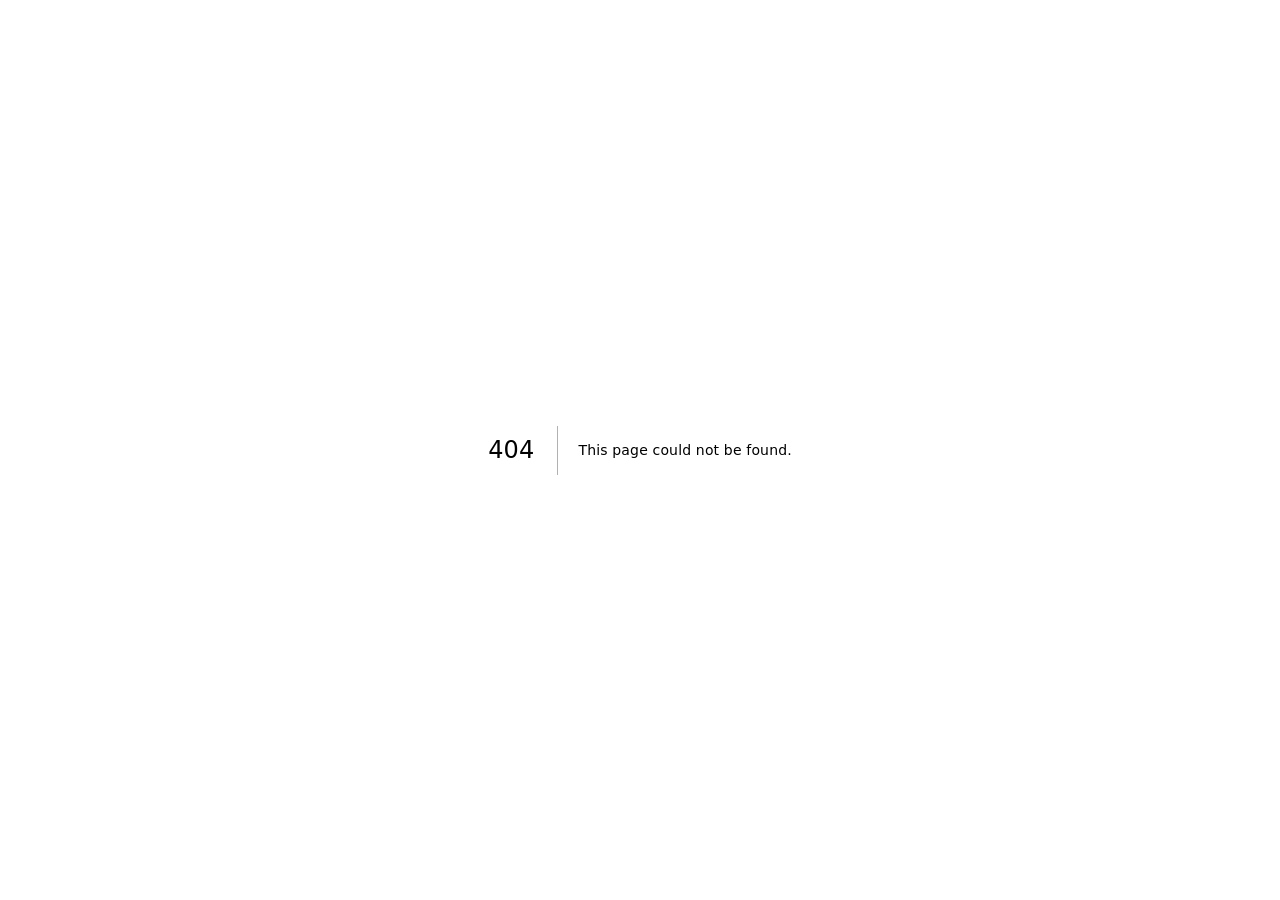
<file: 404/index.html>
<!DOCTYPE html><html lang="en" dir="ltr"><head><meta charSet="utf-8"/><meta name="viewport" content="width=device-width, initial-scale=1"/><link rel="stylesheet" href="/_next/static/chunks/034j-4vzm85wi.css" data-precedence="next"/><link rel="preload" as="script" fetchPriority="low" href="/_next/static/chunks/0t~1ydc1cx.~s.js"/><script src="/_next/static/chunks/125l.7mq080dp.js" async=""></script><script src="/_next/static/chunks/0m_p1bxtorv5i.js" async=""></script><script src="/_next/static/chunks/turbopack-16vmqavv9brj0.js" async=""></script><script src="/_next/static/chunks/09v7nbj9cdf4e.js" async=""></script><script src="/_next/static/chunks/0d3tkj33oycf2.js" async=""></script><meta name="robots" content="noindex"/><meta name="next-size-adjust" content=""/><title>404: This page could not be found.</title><meta name="theme-color" content="#f8fafc" media="(prefers-color-scheme: light)"/><meta name="theme-color" content="#020617" media="(prefers-color-scheme: dark)"/><title>Shadi Abdelslam · Infrastructure &amp; Government Systems</title><meta name="description" content="Data center lead, government systems developer, and certified technical trainer — digital transformation, Laravel, infrastructure, and cybersecurity."/><link rel="icon" href="/favicon.ico?favicon.0x3dzn~oxb6tn.ico" sizes="256x256" type="image/x-icon"/><script src="/_next/static/chunks/03~yq9q893hmn.js" noModule=""></script></head><body class="relative flex min-h-dvh flex-col bg-transparent antialiased selection:bg-teal-200/80 selection:text-teal-950 dark:selection:bg-teal-500/25 dark:selection:text-white inter_5901b7c6-module__ec5Qua__variable tajawal_50039552-module__IWXUlq__variable"><div hidden=""><!--$--><!--/$--></div><script>(self.__next_s=self.__next_s||[]).push([0,{"children":"(function(){try{var k=\"theme\",v=localStorage.getItem(k),t=v===\"light\"||v===\"dark\"||v===\"system\"?v:\"system\";function s(){return window.matchMedia(\"(prefers-color-scheme: dark)\").matches?\"dark\":\"light\"}var r=t===\"system\"?s():t;document.documentElement.classList.remove(\"light\",\"dark\");document.documentElement.classList.add(r);document.documentElement.style.colorScheme=r}catch(e){}try{var lk=\"portfolio-lang\",lv=localStorage.getItem(lk),ar=lv===\"ar\";document.documentElement.lang=ar?\"ar\":\"en\";document.documentElement.dir=ar?\"rtl\":\"ltr\"}catch(e){document.documentElement.lang=\"en\";document.documentElement.dir=\"ltr\"}})();","id":"portfolio-bootstrap"}])</script><div style="font-family:system-ui,&quot;Segoe UI&quot;,Roboto,Helvetica,Arial,sans-serif,&quot;Apple Color Emoji&quot;,&quot;Segoe UI Emoji&quot;;height:100vh;text-align:center;display:flex;flex-direction:column;align-items:center;justify-content:center"><div><style>body{color:#000;background:#fff;margin:0}.next-error-h1{border-right:1px solid rgba(0,0,0,.3)}@media (prefers-color-scheme:dark){body{color:#fff;background:#000}.next-error-h1{border-right:1px solid rgba(255,255,255,.3)}}</style><h1 class="next-error-h1" style="display:inline-block;margin:0 20px 0 0;padding:0 23px 0 0;font-size:24px;font-weight:500;vertical-align:top;line-height:49px">404</h1><div style="display:inline-block"><h2 style="font-size:14px;font-weight:400;line-height:49px;margin:0">This page could not be found.</h2></div></div></div><!--$--><!--/$--><script src="/_next/static/chunks/0t~1ydc1cx.~s.js" id="_R_" async=""></script><script>(self.__next_f=self.__next_f||[]).push([0])</script><script>self.__next_f.push([1,"1:\"$Sreact.fragment\"\n2:I[79520,[\"/_next/static/chunks/09v7nbj9cdf4e.js\",\"/_next/static/chunks/0d3tkj33oycf2.js\"],\"\"]\n3:I[30824,[\"/_next/static/chunks/09v7nbj9cdf4e.js\",\"/_next/static/chunks/0d3tkj33oycf2.js\"],\"Providers\"]\n4:I[39756,[\"/_next/static/chunks/09v7nbj9cdf4e.js\",\"/_next/static/chunks/0d3tkj33oycf2.js\"],\"default\"]\n5:I[37457,[\"/_next/static/chunks/09v7nbj9cdf4e.js\",\"/_next/static/chunks/0d3tkj33oycf2.js\"],\"default\"]\n6:I[97367,[\"/_next/static/chunks/09v7nbj9cdf4e.js\",\"/_next/static/chunks/0d3tkj33oycf2.js\"],\"OutletBoundary\"]\n7:\"$Sreact.suspense\"\na:I[97367,[\"/_next/static/chunks/09v7nbj9cdf4e.js\",\"/_next/static/chunks/0d3tkj33oycf2.js\"],\"ViewportBoundary\"]\nc:I[97367,[\"/_next/static/chunks/09v7nbj9cdf4e.js\",\"/_next/static/chunks/0d3tkj33oycf2.js\"],\"MetadataBoundary\"]\ne:I[68027,[\"/_next/static/chunks/09v7nbj9cdf4e.js\",\"/_next/static/chunks/0d3tkj33oycf2.js\"],\"default\",1]\n:HL[\"/_next/static/chunks/034j-4vzm85wi.css\",\"style\"]\n"])</script><script>self.__next_f.push([1,"0:{\"P\":null,\"c\":[\"\",\"_not-found\",\"\"],\"q\":\"\",\"i\":false,\"f\":[[[\"\",{\"children\":[\"/_not-found\",{\"children\":[\"__PAGE__\",{}]}]},\"$undefined\",\"$undefined\",16],[[\"$\",\"$1\",\"c\",{\"children\":[[[\"$\",\"link\",\"0\",{\"rel\":\"stylesheet\",\"href\":\"/_next/static/chunks/034j-4vzm85wi.css\",\"precedence\":\"next\",\"crossOrigin\":\"$undefined\",\"nonce\":\"$undefined\"}],[\"$\",\"script\",\"script-0\",{\"src\":\"/_next/static/chunks/09v7nbj9cdf4e.js\",\"async\":true,\"nonce\":\"$undefined\"}],[\"$\",\"script\",\"script-1\",{\"src\":\"/_next/static/chunks/0d3tkj33oycf2.js\",\"async\":true,\"nonce\":\"$undefined\"}]],[\"$\",\"html\",null,{\"lang\":\"en\",\"dir\":\"ltr\",\"className\":\"$undefined\",\"suppressHydrationWarning\":true,\"children\":[\"$\",\"body\",null,{\"className\":\"relative flex min-h-dvh flex-col bg-transparent antialiased selection:bg-teal-200/80 selection:text-teal-950 dark:selection:bg-teal-500/25 dark:selection:text-white inter_5901b7c6-module__ec5Qua__variable tajawal_50039552-module__IWXUlq__variable\",\"children\":[[\"$\",\"$L2\",null,{\"id\":\"portfolio-bootstrap\",\"strategy\":\"beforeInteractive\",\"children\":\"(function(){try{var k=\\\"theme\\\",v=localStorage.getItem(k),t=v===\\\"light\\\"||v===\\\"dark\\\"||v===\\\"system\\\"?v:\\\"system\\\";function s(){return window.matchMedia(\\\"(prefers-color-scheme: dark)\\\").matches?\\\"dark\\\":\\\"light\\\"}var r=t===\\\"system\\\"?s():t;document.documentElement.classList.remove(\\\"light\\\",\\\"dark\\\");document.documentElement.classList.add(r);document.documentElement.style.colorScheme=r}catch(e){}try{var lk=\\\"portfolio-lang\\\",lv=localStorage.getItem(lk),ar=lv===\\\"ar\\\";document.documentElement.lang=ar?\\\"ar\\\":\\\"en\\\";document.documentElement.dir=ar?\\\"rtl\\\":\\\"ltr\\\"}catch(e){document.documentElement.lang=\\\"en\\\";document.documentElement.dir=\\\"ltr\\\"}})();\"}],[\"$\",\"$L3\",null,{\"initialLocale\":\"en\",\"initialTheme\":\"system\",\"initialResolvedTheme\":\"$undefined\",\"children\":[\"$\",\"$L4\",null,{\"parallelRouterKey\":\"children\",\"error\":\"$undefined\",\"errorStyles\":\"$undefined\",\"errorScripts\":\"$undefined\",\"template\":[\"$\",\"$L5\",null,{}],\"templateStyles\":\"$undefined\",\"templateScripts\":\"$undefined\",\"notFound\":[[[\"$\",\"title\",null,{\"children\":\"404: This page could not be found.\"}],[\"$\",\"div\",null,{\"style\":{\"fontFamily\":\"system-ui,\\\"Segoe UI\\\",Roboto,Helvetica,Arial,sans-serif,\\\"Apple Color Emoji\\\",\\\"Segoe UI Emoji\\\"\",\"height\":\"100vh\",\"textAlign\":\"center\",\"display\":\"flex\",\"flexDirection\":\"column\",\"alignItems\":\"center\",\"justifyContent\":\"center\"},\"children\":[\"$\",\"div\",null,{\"children\":[[\"$\",\"style\",null,{\"dangerouslySetInnerHTML\":{\"__html\":\"body{color:#000;background:#fff;margin:0}.next-error-h1{border-right:1px solid rgba(0,0,0,.3)}@media (prefers-color-scheme:dark){body{color:#fff;background:#000}.next-error-h1{border-right:1px solid rgba(255,255,255,.3)}}\"}}],[\"$\",\"h1\",null,{\"className\":\"next-error-h1\",\"style\":{\"display\":\"inline-block\",\"margin\":\"0 20px 0 0\",\"padding\":\"0 23px 0 0\",\"fontSize\":24,\"fontWeight\":500,\"verticalAlign\":\"top\",\"lineHeight\":\"49px\"},\"children\":404}],[\"$\",\"div\",null,{\"style\":{\"display\":\"inline-block\"},\"children\":[\"$\",\"h2\",null,{\"style\":{\"fontSize\":14,\"fontWeight\":400,\"lineHeight\":\"49px\",\"margin\":0},\"children\":\"This page could not be found.\"}]}]]}]}]],[]],\"forbidden\":\"$undefined\",\"unauthorized\":\"$undefined\"}]}]]}]}]]}],{\"children\":[[\"$\",\"$1\",\"c\",{\"children\":[null,[\"$\",\"$L4\",null,{\"parallelRouterKey\":\"children\",\"error\":\"$undefined\",\"errorStyles\":\"$undefined\",\"errorScripts\":\"$undefined\",\"template\":[\"$\",\"$L5\",null,{}],\"templateStyles\":\"$undefined\",\"templateScripts\":\"$undefined\",\"notFound\":\"$undefined\",\"forbidden\":\"$undefined\",\"unauthorized\":\"$undefined\"}]]}],{\"children\":[[\"$\",\"$1\",\"c\",{\"children\":[[[\"$\",\"title\",null,{\"children\":\"404: This page could not be found.\"}],[\"$\",\"div\",null,{\"style\":\"$0:f:0:1:0:props:children:1:props:children:props:children:1:props:children:props:notFound:0:1:props:style\",\"children\":[\"$\",\"div\",null,{\"children\":[[\"$\",\"style\",null,{\"dangerouslySetInnerHTML\":{\"__html\":\"body{color:#000;background:#fff;margin:0}.next-error-h1{border-right:1px solid rgba(0,0,0,.3)}@media (prefers-color-scheme:dark){body{color:#fff;background:#000}.next-error-h1{border-right:1px solid rgba(255,255,255,.3)}}\"}}],[\"$\",\"h1\",null,{\"className\":\"next-error-h1\",\"style\":\"$0:f:0:1:0:props:children:1:props:children:props:children:1:props:children:props:notFound:0:1:props:children:props:children:1:props:style\",\"children\":404}],[\"$\",\"div\",null,{\"style\":\"$0:f:0:1:0:props:children:1:props:children:props:children:1:props:children:props:notFound:0:1:props:children:props:children:2:props:style\",\"children\":[\"$\",\"h2\",null,{\"style\":\"$0:f:0:1:0:props:children:1:props:children:props:children:1:props:children:props:notFound:0:1:props:children:props:children:2:props:children:props:style\",\"children\":\"This page could not be found.\"}]}]]}]}]],null,[\"$\",\"$L6\",null,{\"children\":[\"$\",\"$7\",null,{\"name\":\"Next.MetadataOutlet\",\"children\":\"$@8\"}]}]]}],{},null,false,null]},null,false,\"$@9\"]},null,false,null],[\"$\",\"$1\",\"h\",{\"children\":[[\"$\",\"meta\",null,{\"name\":\"robots\",\"content\":\"noindex\"}],[\"$\",\"$La\",null,{\"children\":\"$Lb\"}],[\"$\",\"div\",null,{\"hidden\":true,\"children\":[\"$\",\"$Lc\",null,{\"children\":[\"$\",\"$7\",null,{\"name\":\"Next.Metadata\",\"children\":\"$Ld\"}]}]}],[\"$\",\"meta\",null,{\"name\":\"next-size-adjust\",\"content\":\"\"}]]}],false]],\"m\":\"$undefined\",\"G\":[\"$e\",[[\"$\",\"link\",\"0\",{\"rel\":\"stylesheet\",\"href\":\"/_next/static/chunks/034j-4vzm85wi.css\",\"precedence\":\"next\",\"crossOrigin\":\"$undefined\",\"nonce\":\"$undefined\"}]]],\"S\":true,\"h\":null,\"s\":\"$undefined\",\"l\":\"$undefined\",\"p\":\"$undefined\",\"d\":\"$undefined\",\"b\":\"UncRA-26vjMOIYXlhj2Ly\"}\n"])</script><script>self.__next_f.push([1,"f:[]\n9:\"$Wf\"\n"])</script><script>self.__next_f.push([1,"b:[[\"$\",\"meta\",\"0\",{\"charSet\":\"utf-8\"}],[\"$\",\"meta\",\"1\",{\"name\":\"viewport\",\"content\":\"width=device-width, initial-scale=1\"}],[\"$\",\"meta\",\"2\",{\"name\":\"theme-color\",\"content\":\"#f8fafc\",\"media\":\"(prefers-color-scheme: light)\"}],[\"$\",\"meta\",\"3\",{\"name\":\"theme-color\",\"content\":\"#020617\",\"media\":\"(prefers-color-scheme: dark)\"}]]\n"])</script><script>self.__next_f.push([1,"10:I[27201,[\"/_next/static/chunks/09v7nbj9cdf4e.js\",\"/_next/static/chunks/0d3tkj33oycf2.js\"],\"IconMark\"]\n8:null\nd:[[\"$\",\"title\",\"0\",{\"children\":\"Shadi Abdelslam · Infrastructure \u0026 Government Systems\"}],[\"$\",\"meta\",\"1\",{\"name\":\"description\",\"content\":\"Data center lead, government systems developer, and certified technical trainer — digital transformation, Laravel, infrastructure, and cybersecurity.\"}],[\"$\",\"link\",\"2\",{\"rel\":\"icon\",\"href\":\"/favicon.ico?favicon.0x3dzn~oxb6tn.ico\",\"sizes\":\"256x256\",\"type\":\"image/x-icon\"}],[\"$\",\"$L10\",\"3\",{}]]\n"])</script></body></html>
</file>
<file: _next/static/chunks/034j-4vzm85wi.css>
@font-face{font-family:Inter;font-style:normal;font-weight:100 900;font-display:swap;src:url(../media/2c55a0e60120577a-s.0bjc5tiuqdqro.woff2)format("woff2");unicode-range:U+460-52F,U+1C80-1C8A,U+20B4,U+2DE0-2DFF,U+A640-A69F,U+FE2E-FE2F}@font-face{font-family:Inter;font-style:normal;font-weight:100 900;font-display:swap;src:url(../media/9c72aa0f40e4eef8-s.0m6w47a4e5dy9.woff2)format("woff2");unicode-range:U+301,U+400-45F,U+490-491,U+4B0-4B1,U+2116}@font-face{font-family:Inter;font-style:normal;font-weight:100 900;font-display:swap;src:url(../media/ad66f9afd8947f86-s.11u06r12fd6v_.woff2)format("woff2");unicode-range:U+1F??}@font-face{font-family:Inter;font-style:normal;font-weight:100 900;font-display:swap;src:url(../media/5476f68d60460930-s.0wxq9webf.ew4.woff2)format("woff2");unicode-range:U+370-377,U+37A-37F,U+384-38A,U+38C,U+38E-3A1,U+3A3-3FF}@font-face{font-family:Inter;font-style:normal;font-weight:100 900;font-display:swap;src:url(../media/2bbe8d2671613f1f-s.067x_6k0k23tk.woff2)format("woff2");unicode-range:U+102-103,U+110-111,U+128-129,U+168-169,U+1A0-1A1,U+1AF-1B0,U+300-301,U+303-304,U+308-309,U+323,U+329,U+1EA0-1EF9,U+20AB}@font-face{font-family:Inter;font-style:normal;font-weight:100 900;font-display:swap;src:url(../media/1bffadaabf893a1e-s.16ipb6fqu393i.woff2)format("woff2");unicode-range:U+100-2BA,U+2BD-2C5,U+2C7-2CC,U+2CE-2D7,U+2DD-2FF,U+304,U+308,U+329,U+1D00-1DBF,U+1E00-1E9F,U+1EF2-1EFF,U+2020,U+20A0-20AB,U+20AD-20C0,U+2113,U+2C60-2C7F,U+A720-A7FF}@font-face{font-family:Inter;font-style:normal;font-weight:100 900;font-display:swap;src:url(../media/83afe278b6a6bb3c-s.p.0q-301v4kxxnr.woff2)format("woff2");unicode-range:U+??,U+131,U+152-153,U+2BB-2BC,U+2C6,U+2DA,U+2DC,U+304,U+308,U+329,U+2000-206F,U+20AC,U+2122,U+2191,U+2193,U+2212,U+2215,U+FEFF,U+FFFD}@font-face{font-family:Inter Fallback;src:local(Arial);ascent-override:90.44%;descent-override:22.52%;line-gap-override:0.0%;size-adjust:107.12%}.inter_5901b7c6-module__ec5Qua__className{font-family:Inter,Inter Fallback;font-style:normal}.inter_5901b7c6-module__ec5Qua__variable{--font-inter:"Inter", "Inter Fallback"}
@font-face{font-family:Tajawal;font-style:normal;font-weight:400;font-display:swap;src:url(../media/4b676bcffc00356a-s.p.0oynfhj0_9xg2.woff2)format("woff2");unicode-range:U+6??,U+750-77F,U+870-88E,U+890-891,U+897-8E1,U+8E3-8FF,U+200C-200E,U+2010-2011,U+204F,U+2E41,U+FB50-FDFF,U+FE70-FE74,U+FE76-FEFC,U+102E0-102FB,U+10E60-10E7E,U+10EC2-10EC4,U+10EFC-10EFF,U+1EE00-1EE03,U+1EE05-1EE1F,U+1EE21-1EE22,U+1EE24,U+1EE27,U+1EE29-1EE32,U+1EE34-1EE37,U+1EE39,U+1EE3B,U+1EE42,U+1EE47,U+1EE49,U+1EE4B,U+1EE4D-1EE4F,U+1EE51-1EE52,U+1EE54,U+1EE57,U+1EE59,U+1EE5B,U+1EE5D,U+1EE5F,U+1EE61-1EE62,U+1EE64,U+1EE67-1EE6A,U+1EE6C-1EE72,U+1EE74-1EE77,U+1EE79-1EE7C,U+1EE7E,U+1EE80-1EE89,U+1EE8B-1EE9B,U+1EEA1-1EEA3,U+1EEA5-1EEA9,U+1EEAB-1EEBB,U+1EEF0-1EEF1}@font-face{font-family:Tajawal;font-style:normal;font-weight:400;font-display:swap;src:url(../media/1d2cc0c079997359-s.184z4t8qnm46e.woff2)format("woff2");unicode-range:U+??,U+131,U+152-153,U+2BB-2BC,U+2C6,U+2DA,U+2DC,U+304,U+308,U+329,U+2000-206F,U+20AC,U+2122,U+2191,U+2193,U+2212,U+2215,U+FEFF,U+FFFD}@font-face{font-family:Tajawal;font-style:normal;font-weight:500;font-display:swap;src:url(../media/d54db18e8cd5f74f-s.p.05.gztb3q6cix.woff2)format("woff2");unicode-range:U+6??,U+750-77F,U+870-88E,U+890-891,U+897-8E1,U+8E3-8FF,U+200C-200E,U+2010-2011,U+204F,U+2E41,U+FB50-FDFF,U+FE70-FE74,U+FE76-FEFC,U+102E0-102FB,U+10E60-10E7E,U+10EC2-10EC4,U+10EFC-10EFF,U+1EE00-1EE03,U+1EE05-1EE1F,U+1EE21-1EE22,U+1EE24,U+1EE27,U+1EE29-1EE32,U+1EE34-1EE37,U+1EE39,U+1EE3B,U+1EE42,U+1EE47,U+1EE49,U+1EE4B,U+1EE4D-1EE4F,U+1EE51-1EE52,U+1EE54,U+1EE57,U+1EE59,U+1EE5B,U+1EE5D,U+1EE5F,U+1EE61-1EE62,U+1EE64,U+1EE67-1EE6A,U+1EE6C-1EE72,U+1EE74-1EE77,U+1EE79-1EE7C,U+1EE7E,U+1EE80-1EE89,U+1EE8B-1EE9B,U+1EEA1-1EEA3,U+1EEA5-1EEA9,U+1EEAB-1EEBB,U+1EEF0-1EEF1}@font-face{font-family:Tajawal;font-style:normal;font-weight:500;font-display:swap;src:url(../media/f0e0669539caf32a-s.0rb5r2~08jpgn.woff2)format("woff2");unicode-range:U+??,U+131,U+152-153,U+2BB-2BC,U+2C6,U+2DA,U+2DC,U+304,U+308,U+329,U+2000-206F,U+20AC,U+2122,U+2191,U+2193,U+2212,U+2215,U+FEFF,U+FFFD}@font-face{font-family:Tajawal;font-style:normal;font-weight:700;font-display:swap;src:url(../media/48e6fa8a5baca31f-s.p.0d7ol9k18uj2x.woff2)format("woff2");unicode-range:U+6??,U+750-77F,U+870-88E,U+890-891,U+897-8E1,U+8E3-8FF,U+200C-200E,U+2010-2011,U+204F,U+2E41,U+FB50-FDFF,U+FE70-FE74,U+FE76-FEFC,U+102E0-102FB,U+10E60-10E7E,U+10EC2-10EC4,U+10EFC-10EFF,U+1EE00-1EE03,U+1EE05-1EE1F,U+1EE21-1EE22,U+1EE24,U+1EE27,U+1EE29-1EE32,U+1EE34-1EE37,U+1EE39,U+1EE3B,U+1EE42,U+1EE47,U+1EE49,U+1EE4B,U+1EE4D-1EE4F,U+1EE51-1EE52,U+1EE54,U+1EE57,U+1EE59,U+1EE5B,U+1EE5D,U+1EE5F,U+1EE61-1EE62,U+1EE64,U+1EE67-1EE6A,U+1EE6C-1EE72,U+1EE74-1EE77,U+1EE79-1EE7C,U+1EE7E,U+1EE80-1EE89,U+1EE8B-1EE9B,U+1EEA1-1EEA3,U+1EEA5-1EEA9,U+1EEAB-1EEBB,U+1EEF0-1EEF1}@font-face{font-family:Tajawal;font-style:normal;font-weight:700;font-display:swap;src:url(../media/e7b64a7fde1a3d32-s.0sb-ki_uu~_70.woff2)format("woff2");unicode-range:U+??,U+131,U+152-153,U+2BB-2BC,U+2C6,U+2DA,U+2DC,U+304,U+308,U+329,U+2000-206F,U+20AC,U+2122,U+2191,U+2193,U+2212,U+2215,U+FEFF,U+FFFD}@font-face{font-family:Tajawal;font-style:normal;font-weight:800;font-display:swap;src:url(../media/e9f32d51db34fd0c-s.p.0.bpz~_xdhzbj.woff2)format("woff2");unicode-range:U+6??,U+750-77F,U+870-88E,U+890-891,U+897-8E1,U+8E3-8FF,U+200C-200E,U+2010-2011,U+204F,U+2E41,U+FB50-FDFF,U+FE70-FE74,U+FE76-FEFC,U+102E0-102FB,U+10E60-10E7E,U+10EC2-10EC4,U+10EFC-10EFF,U+1EE00-1EE03,U+1EE05-1EE1F,U+1EE21-1EE22,U+1EE24,U+1EE27,U+1EE29-1EE32,U+1EE34-1EE37,U+1EE39,U+1EE3B,U+1EE42,U+1EE47,U+1EE49,U+1EE4B,U+1EE4D-1EE4F,U+1EE51-1EE52,U+1EE54,U+1EE57,U+1EE59,U+1EE5B,U+1EE5D,U+1EE5F,U+1EE61-1EE62,U+1EE64,U+1EE67-1EE6A,U+1EE6C-1EE72,U+1EE74-1EE77,U+1EE79-1EE7C,U+1EE7E,U+1EE80-1EE89,U+1EE8B-1EE9B,U+1EEA1-1EEA3,U+1EEA5-1EEA9,U+1EEAB-1EEBB,U+1EEF0-1EEF1}@font-face{font-family:Tajawal;font-style:normal;font-weight:800;font-display:swap;src:url(../media/a11ec078145f8b0e-s.09zgx0~ev.c74.woff2)format("woff2");unicode-range:U+??,U+131,U+152-153,U+2BB-2BC,U+2C6,U+2DA,U+2DC,U+304,U+308,U+329,U+2000-206F,U+20AC,U+2122,U+2191,U+2193,U+2212,U+2215,U+FEFF,U+FFFD}@font-face{font-family:Tajawal Fallback;src:local(Arial);ascent-override:67.93%;descent-override:37.71%;line-gap-override:21.13%;size-adjust:94.66%}.tajawal_50039552-module__IWXUlq__className{font-family:Tajawal,Tajawal Fallback;font-style:normal}.tajawal_50039552-module__IWXUlq__variable{--font-tajawal:"Tajawal", "Tajawal Fallback"}
@layer properties{@supports (((-webkit-hyphens:none)) and (not (margin-trim:inline))) or ((-moz-orient:inline) and (not (color:rgb(from red r g b)))){*,:before,:after,::backdrop{--tw-space-y-reverse:0;--tw-border-style:solid;--tw-gradient-position:initial;--tw-gradient-from:#0000;--tw-gradient-via:#0000;--tw-gradient-to:#0000;--tw-gradient-stops:initial;--tw-gradient-via-stops:initial;--tw-gradient-from-position:0%;--tw-gradient-via-position:50%;--tw-gradient-to-position:100%;--tw-leading:initial;--tw-font-weight:initial;--tw-tracking:initial;--tw-ordinal:initial;--tw-slashed-zero:initial;--tw-numeric-figure:initial;--tw-numeric-spacing:initial;--tw-numeric-fraction:initial;--tw-shadow:0 0 #0000;--tw-shadow-color:initial;--tw-shadow-alpha:100%;--tw-inset-shadow:0 0 #0000;--tw-inset-shadow-color:initial;--tw-inset-shadow-alpha:100%;--tw-ring-color:initial;--tw-ring-shadow:0 0 #0000;--tw-inset-ring-color:initial;--tw-inset-ring-shadow:0 0 #0000;--tw-ring-inset:initial;--tw-ring-offset-width:0px;--tw-ring-offset-color:#fff;--tw-ring-offset-shadow:0 0 #0000;--tw-blur:initial;--tw-brightness:initial;--tw-contrast:initial;--tw-grayscale:initial;--tw-hue-rotate:initial;--tw-invert:initial;--tw-opacity:initial;--tw-saturate:initial;--tw-sepia:initial;--tw-drop-shadow:initial;--tw-drop-shadow-color:initial;--tw-drop-shadow-alpha:100%;--tw-drop-shadow-size:initial;--tw-backdrop-blur:initial;--tw-backdrop-brightness:initial;--tw-backdrop-contrast:initial;--tw-backdrop-grayscale:initial;--tw-backdrop-hue-rotate:initial;--tw-backdrop-invert:initial;--tw-backdrop-opacity:initial;--tw-backdrop-saturate:initial;--tw-backdrop-sepia:initial;--tw-translate-x:0;--tw-translate-y:0;--tw-translate-z:0}}}@layer theme{:root,:host{--font-mono:ui-monospace, SFMono-Regular, Menlo, Monaco, Consolas, "Liberation Mono", "Courier New", monospace;--color-orange-400:#ff8b1a;--color-orange-500:#fe6e00;--color-amber-400:#fcbb00;--color-amber-500:#f99c00;--color-lime-400:#9de500;--color-lime-500:#80cd00;--color-emerald-400:#00d294;--color-emerald-500:#00bb7f;--color-teal-200:#96f7e4;--color-teal-300:#46ecd5;--color-teal-400:#00d3bd;--color-teal-500:#00baa7;--color-teal-600:#009588;--color-teal-700:#00776e;--color-teal-800:#005f5a;--color-teal-900:#0b4f4a;--color-teal-950:#022f2e;--color-cyan-400:#00d2ef;--color-cyan-500:#00b7d7;--color-sky-400:#00bcfe;--color-sky-500:#00a5ef;--color-blue-400:#54a2ff;--color-blue-500:#3080ff;--color-indigo-400:#7d87ff;--color-indigo-500:#625fff;--color-violet-400:#a685ff;--color-violet-500:#8d54ff;--color-rose-400:#ff667f;--color-rose-500:#ff2357;--color-slate-50:#f8fafc;--color-slate-100:#f1f5f9;--color-slate-200:#e2e8f0;--color-slate-300:#cad5e2;--color-slate-400:#90a1b9;--color-slate-500:#62748e;--color-slate-600:#45556c;--color-slate-800:#1d293d;--color-slate-900:#0f172b;--color-slate-950:#020618;--color-white:#fff;--spacing:.25rem;--container-md:28rem;--container-lg:32rem;--container-xl:36rem;--container-2xl:42rem;--container-6xl:72rem;--text-xs:.75rem;--text-xs--line-height:calc(1 / .75);--text-sm:.875rem;--text-sm--line-height:calc(1.25 / .875);--text-base:1rem;--text-base--line-height:calc(1.5 / 1);--text-lg:1.125rem;--text-lg--line-height:calc(1.75 / 1.125);--text-xl:1.25rem;--text-xl--line-height:calc(1.75 / 1.25);--text-2xl:1.5rem;--text-2xl--line-height:calc(2 / 1.5);--text-3xl:1.875rem;--text-3xl--line-height:calc(2.25 / 1.875);--text-4xl:2.25rem;--text-4xl--line-height:calc(2.5 / 2.25);--text-5xl:3rem;--text-5xl--line-height:1;--text-6xl:3.75rem;--text-6xl--line-height:1;--font-weight-light:300;--font-weight-medium:500;--font-weight-semibold:600;--font-weight-bold:700;--tracking-tight:-.025em;--tracking-wide:.025em;--leading-tight:1.25;--leading-snug:1.375;--leading-relaxed:1.625;--radius-md:.375rem;--radius-lg:.5rem;--radius-xl:.75rem;--radius-2xl:1rem;--radius-3xl:1.5rem;--animate-pulse:pulse 2s cubic-bezier(.4, 0, .6, 1) infinite;--blur-sm:8px;--blur-md:12px;--blur-xl:24px;--blur-2xl:40px;--blur-3xl:64px;--default-transition-duration:.15s;--default-transition-timing-function:cubic-bezier(.4, 0, .2, 1);--default-font-family:var(--font-inter), ui-sans-serif, system-ui, sans-serif;--default-mono-font-family:var(--font-mono)}@supports (color:lab(0% 0 0)){:root,:host{--color-orange-400:lab(70.0429% 42.5156 75.8207);--color-orange-500:lab(64.272% 57.1788 90.3583);--color-amber-400:lab(80.1641% 16.6016 99.2089);--color-amber-500:lab(72.7183% 31.8672 97.9407);--color-lime-400:lab(83.7876% -45.0447 88.4738);--color-lime-500:lab(75.3197% -46.6547 86.1778);--color-emerald-400:lab(75.0771% -60.7313 19.4147);--color-emerald-500:lab(66.9756% -58.27 19.5419);--color-teal-200:lab(90.7612% -33.1343 -.542295);--color-teal-300:lab(84.8977% -48.1516 -1.3321);--color-teal-400:lab(76.0109% -53.3483 -2.27906);--color-teal-500:lab(67.3859% -49.0983 -2.63511);--color-teal-600:lab(55.0223% -41.0774 -3.90277);--color-teal-700:lab(44.4134% -33.1436 -4.22149);--color-teal-800:lab(35.5975% -26.6648 -4.34487);--color-teal-900:lab(29.506% -21.4706 -3.59886);--color-teal-950:lab(16.6371% -15.3183 -3.81732);--color-cyan-400:lab(76.6045% -40.9406 -29.6231);--color-cyan-500:lab(67.805% -35.3952 -30.2018);--color-sky-400:lab(70.687% -23.6078 -45.9483);--color-sky-500:lab(63.3038% -18.433 -51.0407);--color-blue-400:lab(65.0361% -1.42065 -56.9802);--color-blue-500:lab(54.1736% 13.3369 -74.6839);--color-indigo-400:lab(59.866% 22.4834 -64.4485);--color-indigo-500:lab(48.295% 38.3129 -81.9673);--color-violet-400:lab(62.8239% 34.9159 -60.0512);--color-violet-500:lab(49.9355% 55.1776 -81.8963);--color-rose-400:lab(64.4125% 63.0291 19.2068);--color-rose-500:lab(56.101% 79.4328 31.4532);--color-slate-50:lab(98.1434% -.369519 -1.05966);--color-slate-100:lab(96.286% -.852436 -2.46847);--color-slate-200:lab(91.7353% -.998765 -4.76968);--color-slate-300:lab(84.7652% -1.94535 -7.93337);--color-slate-400:lab(65.5349% -2.25151 -14.5072);--color-slate-500:lab(48.0876% -2.03595 -16.5814);--color-slate-600:lab(35.5623% -1.74978 -15.4316);--color-slate-800:lab(16.132% -.318035 -14.6672);--color-slate-900:lab(7.78673% 1.82345 -15.0537);--color-slate-950:lab(1.76974% 1.32743 -9.28855)}}}@layer base{*,:after,:before,::backdrop{box-sizing:border-box;border:0 solid;margin:0;padding:0}::file-selector-button{box-sizing:border-box;border:0 solid;margin:0;padding:0}html,:host{-webkit-text-size-adjust:100%;tab-size:4;line-height:1.5;font-family:var(--default-font-family,ui-sans-serif, system-ui, sans-serif, "Apple Color Emoji", "Segoe UI Emoji", "Segoe UI Symbol", "Noto Color Emoji");font-feature-settings:var(--default-font-feature-settings,normal);font-variation-settings:var(--default-font-variation-settings,normal);-webkit-tap-highlight-color:transparent}hr{height:0;color:inherit;border-top-width:1px}abbr:where([title]){-webkit-text-decoration:underline dotted;text-decoration:underline dotted}h1,h2,h3,h4,h5,h6{font-size:inherit;font-weight:inherit}a{color:inherit;-webkit-text-decoration:inherit;-webkit-text-decoration:inherit;-webkit-text-decoration:inherit;-webkit-text-decoration:inherit;text-decoration:inherit}b,strong{font-weight:bolder}code,kbd,samp,pre{font-family:var(--default-mono-font-family,ui-monospace, SFMono-Regular, Menlo, Monaco, Consolas, "Liberation Mono", "Courier New", monospace);font-feature-settings:var(--default-mono-font-feature-settings,normal);font-variation-settings:var(--default-mono-font-variation-settings,normal);font-size:1em}small{font-size:80%}sub,sup{vertical-align:baseline;font-size:75%;line-height:0;position:relative}sub{bottom:-.25em}sup{top:-.5em}table{text-indent:0;border-color:inherit;border-collapse:collapse}:-moz-focusring{outline:auto}progress{vertical-align:baseline}summary{display:list-item}ol,ul,menu{list-style:none}img,svg,video,canvas,audio,iframe,embed,object{vertical-align:middle;display:block}img,video{max-width:100%;height:auto}button,input,select,optgroup,textarea{font:inherit;font-feature-settings:inherit;font-variation-settings:inherit;letter-spacing:inherit;color:inherit;opacity:1;background-color:#0000;border-radius:0}::file-selector-button{font:inherit;font-feature-settings:inherit;font-variation-settings:inherit;letter-spacing:inherit;color:inherit;opacity:1;background-color:#0000;border-radius:0}:where(select:is([multiple],[size])) optgroup{font-weight:bolder}:where(select:is([multiple],[size])) optgroup option{padding-inline-start:20px}::file-selector-button{margin-inline-end:4px}::placeholder{opacity:1}@supports (not ((-webkit-appearance:-apple-pay-button))) or (contain-intrinsic-size:1px){::placeholder{color:currentColor}@supports (color:color-mix(in lab, red, red)){::placeholder{color:color-mix(in oklab, currentcolor 50%, transparent)}}}textarea{resize:vertical}::-webkit-search-decoration{-webkit-appearance:none}::-webkit-date-and-time-value{min-height:1lh;text-align:inherit}::-webkit-datetime-edit{display:inline-flex}::-webkit-datetime-edit-fields-wrapper{padding:0}::-webkit-datetime-edit{padding-block:0}::-webkit-datetime-edit-year-field{padding-block:0}::-webkit-datetime-edit-month-field{padding-block:0}::-webkit-datetime-edit-day-field{padding-block:0}::-webkit-datetime-edit-hour-field{padding-block:0}::-webkit-datetime-edit-minute-field{padding-block:0}::-webkit-datetime-edit-second-field{padding-block:0}::-webkit-datetime-edit-millisecond-field{padding-block:0}::-webkit-datetime-edit-meridiem-field{padding-block:0}::-webkit-calendar-picker-indicator{line-height:1}:-moz-ui-invalid{box-shadow:none}button,input:where([type=button],[type=reset],[type=submit]){appearance:button}::file-selector-button{appearance:button}::-webkit-inner-spin-button{height:auto}::-webkit-outer-spin-button{height:auto}[hidden]:where(:not([hidden=until-found])){display:none!important}html,body{min-height:100%}body{letter-spacing:.01em;color:var(--text);font-family:var(--font-inter), ui-sans-serif, system-ui, sans-serif;background-color:#0000;margin:0}html[lang=ar] body{font-family:var(--font-tajawal), "Tajawal", ui-sans-serif, system-ui, sans-serif}html[lang=en] body{font-family:var(--font-inter), "Inter", ui-sans-serif, system-ui, sans-serif}}@layer components{.surface-card{border-radius:var(--radius-2xl);border-style:var(--tw-border-style);border-width:1px;border-color:var(--border);background-color:var(--surface);--tw-shadow:0 1px 3px 0 var(--tw-shadow-color,#0000001a), 0 1px 2px -1px var(--tw-shadow-color,#0000001a);box-shadow:var(--tw-inset-shadow), var(--tw-inset-ring-shadow), var(--tw-ring-offset-shadow), var(--tw-ring-shadow), var(--tw-shadow);--tw-backdrop-blur:blur(var(--blur-md));-webkit-backdrop-filter:var(--tw-backdrop-blur,) var(--tw-backdrop-brightness,) var(--tw-backdrop-contrast,) var(--tw-backdrop-grayscale,) var(--tw-backdrop-hue-rotate,) var(--tw-backdrop-invert,) var(--tw-backdrop-opacity,) var(--tw-backdrop-saturate,) var(--tw-backdrop-sepia,);backdrop-filter:var(--tw-backdrop-blur,) var(--tw-backdrop-brightness,) var(--tw-backdrop-contrast,) var(--tw-backdrop-grayscale,) var(--tw-backdrop-hue-rotate,) var(--tw-backdrop-invert,) var(--tw-backdrop-opacity,) var(--tw-backdrop-saturate,) var(--tw-backdrop-sepia,)}.surface-subtle{border-radius:var(--radius-2xl);border-style:var(--tw-border-style);border-width:1px;border-color:var(--border);background-color:var(--surface-muted)}@supports (color:color-mix(in lab, red, red)){.surface-subtle{background-color:color-mix(in oklab, var(--surface-muted) 80%, transparent)}}.surface-subtle{--tw-backdrop-blur:blur(var(--blur-sm));-webkit-backdrop-filter:var(--tw-backdrop-blur,) var(--tw-backdrop-brightness,) var(--tw-backdrop-contrast,) var(--tw-backdrop-grayscale,) var(--tw-backdrop-hue-rotate,) var(--tw-backdrop-invert,) var(--tw-backdrop-opacity,) var(--tw-backdrop-saturate,) var(--tw-backdrop-sepia,);backdrop-filter:var(--tw-backdrop-blur,) var(--tw-backdrop-brightness,) var(--tw-backdrop-contrast,) var(--tw-backdrop-grayscale,) var(--tw-backdrop-hue-rotate,) var(--tw-backdrop-invert,) var(--tw-backdrop-opacity,) var(--tw-backdrop-saturate,) var(--tw-backdrop-sepia,)}.page-bg-accent{background-image:radial-gradient(ellipse 120% 80% at 50% -20%, var(--accent-muted), transparent 55%)}.eyebrow{font-size:var(--text-xs);line-height:var(--tw-leading,var(--text-xs--line-height));--tw-font-weight:var(--font-weight-semibold);font-weight:var(--font-weight-semibold);--tw-tracking:.22em;letter-spacing:.22em;color:var(--color-teal-600);text-transform:uppercase}.eyebrow:where(.dark,.dark *){color:var(--color-teal-400)}.link-accent{--tw-font-weight:var(--font-weight-medium);font-weight:var(--font-weight-medium);color:var(--color-teal-700);text-underline-offset:4px;transition-property:color,background-color,border-color,outline-color,text-decoration-color,fill,stroke,--tw-gradient-from,--tw-gradient-via,--tw-gradient-to,opacity,box-shadow,transform,translate,scale,rotate,filter,-webkit-backdrop-filter,backdrop-filter,display,content-visibility,overlay,pointer-events;transition-timing-function:var(--tw-ease,var(--default-transition-timing-function));transition-duration:var(--tw-duration,var(--default-transition-duration))}@media (hover:hover){.link-accent:hover{color:var(--color-teal-900);text-decoration-line:underline}}.link-accent:where(.dark,.dark *){color:var(--color-teal-400)}@media (hover:hover){.link-accent:where(.dark,.dark *):hover{color:var(--color-teal-200)}}.btn-primary{justify-content:center;align-items:center;gap:calc(var(--spacing) * 2);border-radius:var(--radius-xl);background-color:var(--color-teal-600);padding-inline:calc(var(--spacing) * 5);padding-block:calc(var(--spacing) * 2.5);font-size:var(--text-sm);line-height:var(--tw-leading,var(--text-sm--line-height));--tw-font-weight:var(--font-weight-semibold);font-weight:var(--font-weight-semibold);color:var(--color-white);--tw-shadow:0 1px 3px 0 var(--tw-shadow-color,#0000001a), 0 1px 2px -1px var(--tw-shadow-color,#0000001a);box-shadow:var(--tw-inset-shadow), var(--tw-inset-ring-shadow), var(--tw-ring-offset-shadow), var(--tw-ring-shadow), var(--tw-shadow);transition-property:color,background-color,border-color,outline-color,text-decoration-color,fill,stroke,--tw-gradient-from,--tw-gradient-via,--tw-gradient-to,opacity,box-shadow,transform,translate,scale,rotate,filter,-webkit-backdrop-filter,backdrop-filter,display,content-visibility,overlay,pointer-events;transition-timing-function:var(--tw-ease,var(--default-transition-timing-function));transition-duration:var(--tw-duration,var(--default-transition-duration));display:inline-flex}@media (hover:hover){.btn-primary:hover{background-color:var(--color-teal-700)}}.btn-primary:focus-visible{--tw-ring-shadow:var(--tw-ring-inset,) 0 0 0 calc(2px + var(--tw-ring-offset-width)) var(--tw-ring-color,currentcolor);box-shadow:var(--tw-inset-shadow), var(--tw-inset-ring-shadow), var(--tw-ring-offset-shadow), var(--tw-ring-shadow), var(--tw-shadow);--tw-ring-color:var(--color-teal-600);--tw-ring-offset-width:2px;--tw-ring-offset-shadow:var(--tw-ring-inset,) 0 0 0 var(--tw-ring-offset-width) var(--tw-ring-offset-color)}.btn-primary:where(.dark,.dark *){background-color:var(--color-teal-500)}@media (hover:hover){.btn-primary:where(.dark,.dark *):hover{background-color:var(--color-teal-400)}}.btn-primary:where(.dark,.dark *):focus-visible{--tw-ring-color:var(--color-teal-400)}.btn-secondary{justify-content:center;align-items:center;gap:calc(var(--spacing) * 2);border-radius:var(--radius-xl);border-style:var(--tw-border-style);border-width:1px;border-color:var(--border);background-color:var(--surface);padding-inline:calc(var(--spacing) * 5);padding-block:calc(var(--spacing) * 2.5);font-size:var(--text-sm);line-height:var(--tw-leading,var(--text-sm--line-height));--tw-font-weight:var(--font-weight-semibold);font-weight:var(--font-weight-semibold);color:var(--text);--tw-shadow:0 1px 3px 0 var(--tw-shadow-color,#0000001a), 0 1px 2px -1px var(--tw-shadow-color,#0000001a);box-shadow:var(--tw-inset-shadow), var(--tw-inset-ring-shadow), var(--tw-ring-offset-shadow), var(--tw-ring-shadow), var(--tw-shadow);transition-property:color,background-color,border-color,outline-color,text-decoration-color,fill,stroke,--tw-gradient-from,--tw-gradient-via,--tw-gradient-to,opacity,box-shadow,transform,translate,scale,rotate,filter,-webkit-backdrop-filter,backdrop-filter,display,content-visibility,overlay,pointer-events;transition-timing-function:var(--tw-ease,var(--default-transition-timing-function));transition-duration:var(--tw-duration,var(--default-transition-duration));display:inline-flex}@media (hover:hover){.btn-secondary:hover{border-color:#00baa766}@supports (color:color-mix(in lab, red, red)){.btn-secondary:hover{border-color:color-mix(in oklab, var(--color-teal-500) 40%, transparent)}}.btn-secondary:hover{background-color:var(--surface-muted)}}.btn-secondary:focus-visible{--tw-ring-shadow:var(--tw-ring-inset,) 0 0 0 calc(2px + var(--tw-ring-offset-width)) var(--tw-ring-color,currentcolor);box-shadow:var(--tw-inset-shadow), var(--tw-inset-ring-shadow), var(--tw-ring-offset-shadow), var(--tw-ring-shadow), var(--tw-shadow);--tw-ring-color:var(--color-teal-600);--tw-ring-offset-width:2px;--tw-ring-offset-shadow:var(--tw-ring-inset,) 0 0 0 var(--tw-ring-offset-width) var(--tw-ring-offset-color)}@media (hover:hover){.btn-secondary:where(.dark,.dark *):hover{border-color:#00d3bd4d}@supports (color:color-mix(in lab, red, red)){.btn-secondary:where(.dark,.dark *):hover{border-color:color-mix(in oklab, var(--color-teal-400) 30%, transparent)}}}.btn-secondary-sm{justify-content:center;align-items:center;gap:calc(var(--spacing) * 2);border-radius:var(--radius-xl);border-style:var(--tw-border-style);border-width:1px;border-color:var(--border);background-color:var(--surface);padding-inline:calc(var(--spacing) * 3);padding-block:calc(var(--spacing) * 1.5);font-size:var(--text-xs);line-height:var(--tw-leading,var(--text-xs--line-height));--tw-font-weight:var(--font-weight-semibold);font-weight:var(--font-weight-semibold);color:var(--text);--tw-shadow:0 1px 3px 0 var(--tw-shadow-color,#0000001a), 0 1px 2px -1px var(--tw-shadow-color,#0000001a);box-shadow:var(--tw-inset-shadow), var(--tw-inset-ring-shadow), var(--tw-ring-offset-shadow), var(--tw-ring-shadow), var(--tw-shadow);transition-property:color,background-color,border-color,outline-color,text-decoration-color,fill,stroke,--tw-gradient-from,--tw-gradient-via,--tw-gradient-to,opacity,box-shadow,transform,translate,scale,rotate,filter,-webkit-backdrop-filter,backdrop-filter,display,content-visibility,overlay,pointer-events;transition-timing-function:var(--tw-ease,var(--default-transition-timing-function));transition-duration:var(--tw-duration,var(--default-transition-duration));display:inline-flex}@media (hover:hover){.btn-secondary-sm:hover{border-color:#00baa766}@supports (color:color-mix(in lab, red, red)){.btn-secondary-sm:hover{border-color:color-mix(in oklab, var(--color-teal-500) 40%, transparent)}}.btn-secondary-sm:hover{background-color:var(--surface-muted)}}.btn-secondary-sm:focus-visible{--tw-ring-shadow:var(--tw-ring-inset,) 0 0 0 calc(2px + var(--tw-ring-offset-width)) var(--tw-ring-color,currentcolor);box-shadow:var(--tw-inset-shadow), var(--tw-inset-ring-shadow), var(--tw-ring-offset-shadow), var(--tw-ring-shadow), var(--tw-shadow);--tw-ring-color:var(--color-teal-600);--tw-ring-offset-width:2px;--tw-ring-offset-shadow:var(--tw-ring-inset,) 0 0 0 var(--tw-ring-offset-width) var(--tw-ring-offset-color)}@media (min-width:40rem){.btn-secondary-sm{font-size:var(--text-sm);line-height:var(--tw-leading,var(--text-sm--line-height))}}@media (hover:hover){.btn-secondary-sm:where(.dark,.dark *):hover{border-color:#00d3bd4d}@supports (color:color-mix(in lab, red, red)){.btn-secondary-sm:where(.dark,.dark *):hover{border-color:color-mix(in oklab, var(--color-teal-400) 30%, transparent)}}}.btn-icon{aspect-ratio:1;border-radius:var(--radius-xl);border-style:var(--tw-border-style);border-width:1px;border-color:var(--border);background-color:var(--surface);padding:calc(var(--spacing) * 3);color:var(--text);--tw-shadow:0 1px 3px 0 var(--tw-shadow-color,#0000001a), 0 1px 2px -1px var(--tw-shadow-color,#0000001a);box-shadow:var(--tw-inset-shadow), var(--tw-inset-ring-shadow), var(--tw-ring-offset-shadow), var(--tw-ring-shadow), var(--tw-shadow);transition-property:color,background-color,border-color,outline-color,text-decoration-color,fill,stroke,--tw-gradient-from,--tw-gradient-via,--tw-gradient-to,opacity,box-shadow,transform,translate,scale,rotate,filter,-webkit-backdrop-filter,backdrop-filter,display,content-visibility,overlay,pointer-events;transition-timing-function:var(--tw-ease,var(--default-transition-timing-function));transition-duration:var(--tw-duration,var(--default-transition-duration));justify-content:center;align-items:center;display:inline-flex}@media (hover:hover){.btn-icon:hover{border-color:#00baa766}@supports (color:color-mix(in lab, red, red)){.btn-icon:hover{border-color:color-mix(in oklab, var(--color-teal-500) 40%, transparent)}}.btn-icon:hover{background-color:var(--surface-muted)}}.btn-icon:focus-visible{--tw-ring-shadow:var(--tw-ring-inset,) 0 0 0 calc(2px + var(--tw-ring-offset-width)) var(--tw-ring-color,currentcolor);box-shadow:var(--tw-inset-shadow), var(--tw-inset-ring-shadow), var(--tw-ring-offset-shadow), var(--tw-ring-shadow), var(--tw-shadow);--tw-ring-color:var(--color-teal-600);--tw-ring-offset-width:2px;--tw-ring-offset-shadow:var(--tw-ring-inset,) 0 0 0 var(--tw-ring-offset-width) var(--tw-ring-offset-color)}@media (hover:hover){.btn-icon:where(.dark,.dark *):hover{border-color:#00d3bd4d}@supports (color:color-mix(in lab, red, red)){.btn-icon:where(.dark,.dark *):hover{border-color:color-mix(in oklab, var(--color-teal-400) 30%, transparent)}}}.grid-bg{background-image:linear-gradient(90deg,#0f172a0a 1px,#0000 1px),linear-gradient(#0f172a0a 1px,#0000 1px);background-size:48px 48px;-webkit-mask-image:radial-gradient(80% 60% at 50% 0,#000,#0000);mask-image:radial-gradient(80% 60% at 50% 0,#000,#0000)}.dark .grid-bg{background-image:linear-gradient(90deg,#94a3b80f 1px,#0000 1px),linear-gradient(#94a3b80f 1px,#0000 1px)}}@layer utilities{.pointer-events-none{pointer-events:none}.sr-only{clip-path:inset(50%);white-space:nowrap;border-width:0;width:1px;height:1px;margin:-1px;padding:0;position:absolute;overflow:hidden}.absolute{position:absolute}.fixed{position:fixed}.relative{position:relative}.static{position:static}.-inset-4{inset:calc(var(--spacing) * -4)}.inset-0{inset:calc(var(--spacing) * 0)}.inset-x-0{inset-inline:calc(var(--spacing) * 0)}.-inset-s-\[calc\(1\.5rem-6px\)\]{inset-inline-start:calc(6px - 1.5rem)}.top-0{top:calc(var(--spacing) * 0)}.top-7{top:calc(var(--spacing) * 7)}.top-\[calc\(100\%\+0\.5rem\)\]{top:calc(100% + .5rem)}.-right-32{right:calc(var(--spacing) * -32)}.right-4{right:calc(var(--spacing) * 4)}.bottom-0{bottom:calc(var(--spacing) * 0)}.-left-40{left:calc(var(--spacing) * -40)}.left-4{left:calc(var(--spacing) * 4)}.-z-10{z-index:calc(10 * -1)}.z-50{z-index:50}.order-1{order:1}.order-2{order:2}.order-3{order:3}.mx-auto{margin-inline:auto}.ms-1{margin-inline-start:calc(var(--spacing) * 1)}.me-2{margin-inline-end:calc(var(--spacing) * 2)}.mt-0\.5{margin-top:calc(var(--spacing) * .5)}.mt-1{margin-top:calc(var(--spacing) * 1)}.mt-1\.5{margin-top:calc(var(--spacing) * 1.5)}.mt-2{margin-top:calc(var(--spacing) * 2)}.mt-3{margin-top:calc(var(--spacing) * 3)}.mt-4{margin-top:calc(var(--spacing) * 4)}.mt-5{margin-top:calc(var(--spacing) * 5)}.mt-6{margin-top:calc(var(--spacing) * 6)}.mt-7{margin-top:calc(var(--spacing) * 7)}.mt-8{margin-top:calc(var(--spacing) * 8)}.mt-10{margin-top:calc(var(--spacing) * 10)}.mb-3{margin-bottom:calc(var(--spacing) * 3)}.mb-5{margin-bottom:calc(var(--spacing) * 5)}.mb-6{margin-bottom:calc(var(--spacing) * 6)}.mb-10{margin-bottom:calc(var(--spacing) * 10)}.mb-12{margin-bottom:calc(var(--spacing) * 12)}.contents{display:contents}.flex{display:flex}.grid{display:grid}.hidden{display:none}.inline{display:inline}.inline-block{display:inline-block}.inline-flex{display:inline-flex}.size-104{width:calc(var(--spacing) * 104);height:calc(var(--spacing) * 104)}.size-112{width:calc(var(--spacing) * 112);height:calc(var(--spacing) * 112)}.h-1\.5{height:calc(var(--spacing) * 1.5)}.h-2{height:calc(var(--spacing) * 2)}.h-3{height:calc(var(--spacing) * 3)}.h-4{height:calc(var(--spacing) * 4)}.h-5{height:calc(var(--spacing) * 5)}.h-6{height:calc(var(--spacing) * 6)}.h-9{height:calc(var(--spacing) * 9)}.h-10{height:calc(var(--spacing) * 10)}.h-12{height:calc(var(--spacing) * 12)}.h-full{height:100%}.max-h-\[min\(70vh\,calc\(100dvh-5rem\)\)\]{max-height:min(70vh,100dvh - 5rem)}.min-h-dvh{min-height:100dvh}.w-1\.5{width:calc(var(--spacing) * 1.5)}.w-2{width:calc(var(--spacing) * 2)}.w-3{width:calc(var(--spacing) * 3)}.w-4{width:calc(var(--spacing) * 4)}.w-5{width:calc(var(--spacing) * 5)}.w-6{width:calc(var(--spacing) * 6)}.w-9{width:calc(var(--spacing) * 9)}.w-10{width:calc(var(--spacing) * 10)}.w-12{width:calc(var(--spacing) * 12)}.w-20{width:calc(var(--spacing) * 20)}.w-full{width:100%}.max-w-2xl{max-width:var(--container-2xl)}.max-w-6xl{max-width:var(--container-6xl)}.max-w-lg{max-width:var(--container-lg)}.max-w-md{max-width:var(--container-md)}.max-w-none{max-width:none}.max-w-xl{max-width:var(--container-xl)}.min-w-0{min-width:calc(var(--spacing) * 0)}.min-w-\[16rem\]{min-width:16rem}.min-w-\[28rem\]{min-width:28rem}.min-w-\[32rem\]{min-width:32rem}.flex-1{flex:1}.flex-shrink{flex-shrink:1}.shrink-0{flex-shrink:0}.border-collapse{border-collapse:collapse}.animate-pulse{animation:var(--animate-pulse)}.scroll-mt-28{scroll-margin-top:calc(var(--spacing) * 28)}.flex-col{flex-direction:column}.flex-wrap{flex-wrap:wrap}.items-baseline{align-items:baseline}.items-center{align-items:center}.items-start{align-items:flex-start}.justify-between{justify-content:space-between}.justify-center{justify-content:center}.gap-0\.5{gap:calc(var(--spacing) * .5)}.gap-1{gap:calc(var(--spacing) * 1)}.gap-2{gap:calc(var(--spacing) * 2)}.gap-3{gap:calc(var(--spacing) * 3)}.gap-4{gap:calc(var(--spacing) * 4)}.gap-6{gap:calc(var(--spacing) * 6)}.gap-8{gap:calc(var(--spacing) * 8)}.gap-12{gap:calc(var(--spacing) * 12)}:where(.space-y-2\.5>:not(:last-child)){--tw-space-y-reverse:0;margin-block-start:calc(calc(var(--spacing) * 2.5) * var(--tw-space-y-reverse));margin-block-end:calc(calc(var(--spacing) * 2.5) * calc(1 - var(--tw-space-y-reverse)))}:where(.space-y-3>:not(:last-child)){--tw-space-y-reverse:0;margin-block-start:calc(calc(var(--spacing) * 3) * var(--tw-space-y-reverse));margin-block-end:calc(calc(var(--spacing) * 3) * calc(1 - var(--tw-space-y-reverse)))}:where(.space-y-4>:not(:last-child)){--tw-space-y-reverse:0;margin-block-start:calc(calc(var(--spacing) * 4) * var(--tw-space-y-reverse));margin-block-end:calc(calc(var(--spacing) * 4) * calc(1 - var(--tw-space-y-reverse)))}:where(.space-y-6>:not(:last-child)){--tw-space-y-reverse:0;margin-block-start:calc(calc(var(--spacing) * 6) * var(--tw-space-y-reverse));margin-block-end:calc(calc(var(--spacing) * 6) * calc(1 - var(--tw-space-y-reverse)))}.gap-x-2{column-gap:calc(var(--spacing) * 2)}.gap-y-1{row-gap:calc(var(--spacing) * 1)}.self-start{align-self:flex-start}.overflow-hidden{overflow:hidden}.overflow-x-auto{overflow-x:auto}.overflow-y-auto{overflow-y:auto}.rounded-2xl{border-radius:var(--radius-2xl)}.rounded-3xl{border-radius:var(--radius-3xl)}.rounded-full{border-radius:3.40282e38px}.rounded-lg{border-radius:var(--radius-lg)}.rounded-md{border-radius:var(--radius-md)}.rounded-xl{border-radius:var(--radius-xl)}.border{border-style:var(--tw-border-style);border-width:1px}.border-3{border-style:var(--tw-border-style);border-width:3px}.border-s{border-inline-start-style:var(--tw-border-style);border-inline-start-width:1px}.border-t{border-top-style:var(--tw-border-style);border-top-width:1px}.border-b{border-bottom-style:var(--tw-border-style);border-bottom-width:1px}.border-\(--border\){border-color:var(--border)}.border-\(--surface-muted\){border-color:var(--surface-muted)}.border-slate-200{border-color:var(--color-slate-200)}.bg-\(--accent-muted\){background-color:var(--accent-muted)}.bg-\(--surface\),.bg-\(--surface\)\/85{background-color:var(--surface)}@supports (color:color-mix(in lab, red, red)){.bg-\(--surface\)\/85{background-color:color-mix(in oklab, var(--surface) 85%, transparent)}}.bg-\(--surface-muted\)\/50{background-color:var(--surface-muted)}@supports (color:color-mix(in lab, red, red)){.bg-\(--surface-muted\)\/50{background-color:color-mix(in oklab, var(--surface-muted) 50%, transparent)}}.bg-\(--surface-muted\)\/60{background-color:var(--surface-muted)}@supports (color:color-mix(in lab, red, red)){.bg-\(--surface-muted\)\/60{background-color:color-mix(in oklab, var(--surface-muted) 60%, transparent)}}.bg-\(--surface-muted\)\/65{background-color:var(--surface-muted)}@supports (color:color-mix(in lab, red, red)){.bg-\(--surface-muted\)\/65{background-color:color-mix(in oklab, var(--surface-muted) 65%, transparent)}}.bg-sky-400\/12{background-color:#00bcfe1f}@supports (color:color-mix(in lab, red, red)){.bg-sky-400\/12{background-color:color-mix(in oklab, var(--color-sky-400) 12%, transparent)}}.bg-slate-50{background-color:var(--color-slate-50)}.bg-slate-100{background-color:var(--color-slate-100)}.bg-slate-200{background-color:var(--color-slate-200)}.bg-teal-400\/15{background-color:#00d3bd26}@supports (color:color-mix(in lab, red, red)){.bg-teal-400\/15{background-color:color-mix(in oklab, var(--color-teal-400) 15%, transparent)}}.bg-teal-600{background-color:var(--color-teal-600)}.bg-transparent{background-color:#0000}.bg-linear-to-br{--tw-gradient-position:to bottom right}@supports (background-image:linear-gradient(in lab, red, red)){.bg-linear-to-br{--tw-gradient-position:to bottom right in oklab}}.bg-linear-to-br{background-image:linear-gradient(var(--tw-gradient-stops))}.bg-linear-to-r{--tw-gradient-position:to right}@supports (background-image:linear-gradient(in lab, red, red)){.bg-linear-to-r{--tw-gradient-position:to right in oklab}}.bg-linear-to-r{background-image:linear-gradient(var(--tw-gradient-stops))}.from-amber-500\/25{--tw-gradient-from:#f99c0040}@supports (color:color-mix(in lab, red, red)){.from-amber-500\/25{--tw-gradient-from:color-mix(in oklab, var(--color-amber-500) 25%, transparent)}}.from-amber-500\/25{--tw-gradient-stops:var(--tw-gradient-via-stops,var(--tw-gradient-position), var(--tw-gradient-from) var(--tw-gradient-from-position), var(--tw-gradient-to) var(--tw-gradient-to-position))}.from-blue-500\/24{--tw-gradient-from:#3080ff3d}@supports (color:color-mix(in lab, red, red)){.from-blue-500\/24{--tw-gradient-from:color-mix(in oklab, var(--color-blue-500) 24%, transparent)}}.from-blue-500\/24{--tw-gradient-stops:var(--tw-gradient-via-stops,var(--tw-gradient-position), var(--tw-gradient-from) var(--tw-gradient-from-position), var(--tw-gradient-to) var(--tw-gradient-to-position))}.from-cyan-500\/25{--tw-gradient-from:#00b7d740}@supports (color:color-mix(in lab, red, red)){.from-cyan-500\/25{--tw-gradient-from:color-mix(in oklab, var(--color-cyan-500) 25%, transparent)}}.from-cyan-500\/25{--tw-gradient-stops:var(--tw-gradient-via-stops,var(--tw-gradient-position), var(--tw-gradient-from) var(--tw-gradient-from-position), var(--tw-gradient-to) var(--tw-gradient-to-position))}.from-emerald-500\/28{--tw-gradient-from:#00bb7f47}@supports (color:color-mix(in lab, red, red)){.from-emerald-500\/28{--tw-gradient-from:color-mix(in oklab, var(--color-emerald-500) 28%, transparent)}}.from-emerald-500\/28{--tw-gradient-stops:var(--tw-gradient-via-stops,var(--tw-gradient-position), var(--tw-gradient-from) var(--tw-gradient-from-position), var(--tw-gradient-to) var(--tw-gradient-to-position))}.from-indigo-500\/25{--tw-gradient-from:#625fff40}@supports (color:color-mix(in lab, red, red)){.from-indigo-500\/25{--tw-gradient-from:color-mix(in oklab, var(--color-indigo-500) 25%, transparent)}}.from-indigo-500\/25{--tw-gradient-stops:var(--tw-gradient-via-stops,var(--tw-gradient-position), var(--tw-gradient-from) var(--tw-gradient-from-position), var(--tw-gradient-to) var(--tw-gradient-to-position))}.from-lime-500\/24{--tw-gradient-from:#80cd003d}@supports (color:color-mix(in lab, red, red)){.from-lime-500\/24{--tw-gradient-from:color-mix(in oklab, var(--color-lime-500) 24%, transparent)}}.from-lime-500\/24{--tw-gradient-stops:var(--tw-gradient-via-stops,var(--tw-gradient-position), var(--tw-gradient-from) var(--tw-gradient-from-position), var(--tw-gradient-to) var(--tw-gradient-to-position))}.from-orange-500\/22{--tw-gradient-from:#fe6e0038}@supports (color:color-mix(in lab, red, red)){.from-orange-500\/22{--tw-gradient-from:color-mix(in oklab, var(--color-orange-500) 22%, transparent)}}.from-orange-500\/22{--tw-gradient-stops:var(--tw-gradient-via-stops,var(--tw-gradient-position), var(--tw-gradient-from) var(--tw-gradient-from-position), var(--tw-gradient-to) var(--tw-gradient-to-position))}.from-rose-500\/20{--tw-gradient-from:#ff235733}@supports (color:color-mix(in lab, red, red)){.from-rose-500\/20{--tw-gradient-from:color-mix(in oklab, var(--color-rose-500) 20%, transparent)}}.from-rose-500\/20{--tw-gradient-stops:var(--tw-gradient-via-stops,var(--tw-gradient-position), var(--tw-gradient-from) var(--tw-gradient-from-position), var(--tw-gradient-to) var(--tw-gradient-to-position))}.from-sky-500\/30{--tw-gradient-from:#00a5ef4d}@supports (color:color-mix(in lab, red, red)){.from-sky-500\/30{--tw-gradient-from:color-mix(in oklab, var(--color-sky-500) 30%, transparent)}}.from-sky-500\/30{--tw-gradient-stops:var(--tw-gradient-via-stops,var(--tw-gradient-position), var(--tw-gradient-from) var(--tw-gradient-from-position), var(--tw-gradient-to) var(--tw-gradient-to-position))}.from-slate-500\/20{--tw-gradient-from:#62748e33}@supports (color:color-mix(in lab, red, red)){.from-slate-500\/20{--tw-gradient-from:color-mix(in oklab, var(--color-slate-500) 20%, transparent)}}.from-slate-500\/20{--tw-gradient-stops:var(--tw-gradient-via-stops,var(--tw-gradient-position), var(--tw-gradient-from) var(--tw-gradient-from-position), var(--tw-gradient-to) var(--tw-gradient-to-position))}.from-teal-500\/20{--tw-gradient-from:#00baa733}@supports (color:color-mix(in lab, red, red)){.from-teal-500\/20{--tw-gradient-from:color-mix(in oklab, var(--color-teal-500) 20%, transparent)}}.from-teal-500\/20{--tw-gradient-stops:var(--tw-gradient-via-stops,var(--tw-gradient-position), var(--tw-gradient-from) var(--tw-gradient-from-position), var(--tw-gradient-to) var(--tw-gradient-to-position))}.from-teal-500\/24{--tw-gradient-from:#00baa73d}@supports (color:color-mix(in lab, red, red)){.from-teal-500\/24{--tw-gradient-from:color-mix(in oklab, var(--color-teal-500) 24%, transparent)}}.from-teal-500\/24{--tw-gradient-stops:var(--tw-gradient-via-stops,var(--tw-gradient-position), var(--tw-gradient-from) var(--tw-gradient-from-position), var(--tw-gradient-to) var(--tw-gradient-to-position))}.from-teal-500\/35{--tw-gradient-from:#00baa759}@supports (color:color-mix(in lab, red, red)){.from-teal-500\/35{--tw-gradient-from:color-mix(in oklab, var(--color-teal-500) 35%, transparent)}}.from-teal-500\/35{--tw-gradient-stops:var(--tw-gradient-via-stops,var(--tw-gradient-position), var(--tw-gradient-from) var(--tw-gradient-from-position), var(--tw-gradient-to) var(--tw-gradient-to-position))}.from-teal-600{--tw-gradient-from:var(--color-teal-600);--tw-gradient-stops:var(--tw-gradient-via-stops,var(--tw-gradient-position), var(--tw-gradient-from) var(--tw-gradient-from-position), var(--tw-gradient-to) var(--tw-gradient-to-position))}.from-violet-500\/22{--tw-gradient-from:#8d54ff38}@supports (color:color-mix(in lab, red, red)){.from-violet-500\/22{--tw-gradient-from:color-mix(in oklab, var(--color-violet-500) 22%, transparent)}}.from-violet-500\/22{--tw-gradient-stops:var(--tw-gradient-via-stops,var(--tw-gradient-position), var(--tw-gradient-from) var(--tw-gradient-from-position), var(--tw-gradient-to) var(--tw-gradient-to-position))}.via-cyan-500\/10{--tw-gradient-via:#00b7d71a}@supports (color:color-mix(in lab, red, red)){.via-cyan-500\/10{--tw-gradient-via:color-mix(in oklab, var(--color-cyan-500) 10%, transparent)}}.via-cyan-500\/10{--tw-gradient-via-stops:var(--tw-gradient-position), var(--tw-gradient-from) var(--tw-gradient-from-position), var(--tw-gradient-via) var(--tw-gradient-via-position), var(--tw-gradient-to) var(--tw-gradient-to-position);--tw-gradient-stops:var(--tw-gradient-via-stops)}.via-emerald-500\/10{--tw-gradient-via:#00bb7f1a}@supports (color:color-mix(in lab, red, red)){.via-emerald-500\/10{--tw-gradient-via:color-mix(in oklab, var(--color-emerald-500) 10%, transparent)}}.via-emerald-500\/10{--tw-gradient-via-stops:var(--tw-gradient-position), var(--tw-gradient-from) var(--tw-gradient-from-position), var(--tw-gradient-via) var(--tw-gradient-via-position), var(--tw-gradient-to) var(--tw-gradient-to-position);--tw-gradient-stops:var(--tw-gradient-via-stops)}.via-sky-500\/10{--tw-gradient-via:#00a5ef1a}@supports (color:color-mix(in lab, red, red)){.via-sky-500\/10{--tw-gradient-via:color-mix(in oklab, var(--color-sky-500) 10%, transparent)}}.via-sky-500\/10{--tw-gradient-via-stops:var(--tw-gradient-position), var(--tw-gradient-from) var(--tw-gradient-from-position), var(--tw-gradient-via) var(--tw-gradient-via-position), var(--tw-gradient-to) var(--tw-gradient-to-position);--tw-gradient-stops:var(--tw-gradient-via-stops)}.via-slate-500\/10{--tw-gradient-via:#62748e1a}@supports (color:color-mix(in lab, red, red)){.via-slate-500\/10{--tw-gradient-via:color-mix(in oklab, var(--color-slate-500) 10%, transparent)}}.via-slate-500\/10{--tw-gradient-via-stops:var(--tw-gradient-position), var(--tw-gradient-from) var(--tw-gradient-from-position), var(--tw-gradient-via) var(--tw-gradient-via-position), var(--tw-gradient-to) var(--tw-gradient-to-position);--tw-gradient-stops:var(--tw-gradient-via-stops)}.via-slate-500\/12{--tw-gradient-via:#62748e1f}@supports (color:color-mix(in lab, red, red)){.via-slate-500\/12{--tw-gradient-via:color-mix(in oklab, var(--color-slate-500) 12%, transparent)}}.via-slate-500\/12{--tw-gradient-via-stops:var(--tw-gradient-position), var(--tw-gradient-from) var(--tw-gradient-from-position), var(--tw-gradient-via) var(--tw-gradient-via-position), var(--tw-gradient-to) var(--tw-gradient-to-position);--tw-gradient-stops:var(--tw-gradient-via-stops)}.via-slate-600\/12{--tw-gradient-via:#45556c1f}@supports (color:color-mix(in lab, red, red)){.via-slate-600\/12{--tw-gradient-via:color-mix(in oklab, var(--color-slate-600) 12%, transparent)}}.via-slate-600\/12{--tw-gradient-via-stops:var(--tw-gradient-position), var(--tw-gradient-from) var(--tw-gradient-from-position), var(--tw-gradient-via) var(--tw-gradient-via-position), var(--tw-gradient-to) var(--tw-gradient-to-position);--tw-gradient-stops:var(--tw-gradient-via-stops)}.via-slate-600\/15{--tw-gradient-via:#45556c26}@supports (color:color-mix(in lab, red, red)){.via-slate-600\/15{--tw-gradient-via:color-mix(in oklab, var(--color-slate-600) 15%, transparent)}}.via-slate-600\/15{--tw-gradient-via-stops:var(--tw-gradient-position), var(--tw-gradient-from) var(--tw-gradient-from-position), var(--tw-gradient-via) var(--tw-gradient-via-position), var(--tw-gradient-to) var(--tw-gradient-to-position);--tw-gradient-stops:var(--tw-gradient-via-stops)}.via-teal-500{--tw-gradient-via:var(--color-teal-500);--tw-gradient-via-stops:var(--tw-gradient-position), var(--tw-gradient-from) var(--tw-gradient-from-position), var(--tw-gradient-via) var(--tw-gradient-via-position), var(--tw-gradient-to) var(--tw-gradient-to-position);--tw-gradient-stops:var(--tw-gradient-via-stops)}.via-teal-500\/10{--tw-gradient-via:#00baa71a}@supports (color:color-mix(in lab, red, red)){.via-teal-500\/10{--tw-gradient-via:color-mix(in oklab, var(--color-teal-500) 10%, transparent)}}.via-teal-500\/10{--tw-gradient-via-stops:var(--tw-gradient-position), var(--tw-gradient-from) var(--tw-gradient-from-position), var(--tw-gradient-via) var(--tw-gradient-via-position), var(--tw-gradient-to) var(--tw-gradient-to-position);--tw-gradient-stops:var(--tw-gradient-via-stops)}.via-teal-500\/12{--tw-gradient-via:#00baa71f}@supports (color:color-mix(in lab, red, red)){.via-teal-500\/12{--tw-gradient-via:color-mix(in oklab, var(--color-teal-500) 12%, transparent)}}.via-teal-500\/12{--tw-gradient-via-stops:var(--tw-gradient-position), var(--tw-gradient-from) var(--tw-gradient-from-position), var(--tw-gradient-via) var(--tw-gradient-via-position), var(--tw-gradient-to) var(--tw-gradient-to-position);--tw-gradient-stops:var(--tw-gradient-via-stops)}.via-teal-600\/15{--tw-gradient-via:#00958826}@supports (color:color-mix(in lab, red, red)){.via-teal-600\/15{--tw-gradient-via:color-mix(in oklab, var(--color-teal-600) 15%, transparent)}}.via-teal-600\/15{--tw-gradient-via-stops:var(--tw-gradient-position), var(--tw-gradient-from) var(--tw-gradient-from-position), var(--tw-gradient-via) var(--tw-gradient-via-position), var(--tw-gradient-to) var(--tw-gradient-to-position);--tw-gradient-stops:var(--tw-gradient-via-stops)}.to-sky-500{--tw-gradient-to:var(--color-sky-500);--tw-gradient-stops:var(--tw-gradient-via-stops,var(--tw-gradient-position), var(--tw-gradient-from) var(--tw-gradient-from-position), var(--tw-gradient-to) var(--tw-gradient-to-position))}.to-transparent{--tw-gradient-to:transparent;--tw-gradient-stops:var(--tw-gradient-via-stops,var(--tw-gradient-position), var(--tw-gradient-from) var(--tw-gradient-from-position), var(--tw-gradient-to) var(--tw-gradient-to-position))}.bg-clip-text{-webkit-background-clip:text;background-clip:text}.object-cover{object-fit:cover}.p-0{padding:calc(var(--spacing) * 0)}.p-2{padding:calc(var(--spacing) * 2)}.p-4{padding:calc(var(--spacing) * 4)}.p-6{padding:calc(var(--spacing) * 6)}.p-8{padding:calc(var(--spacing) * 8)}.px-1{padding-inline:calc(var(--spacing) * 1)}.px-2{padding-inline:calc(var(--spacing) * 2)}.px-3{padding-inline:calc(var(--spacing) * 3)}.px-4{padding-inline:calc(var(--spacing) * 4)}.px-5{padding-inline:calc(var(--spacing) * 5)}.px-6{padding-inline:calc(var(--spacing) * 6)}.py-0\.5{padding-block:calc(var(--spacing) * .5)}.py-1{padding-block:calc(var(--spacing) * 1)}.py-2{padding-block:calc(var(--spacing) * 2)}.py-3{padding-block:calc(var(--spacing) * 3)}.py-4{padding-block:calc(var(--spacing) * 4)}.py-10{padding-block:calc(var(--spacing) * 10)}.py-20{padding-block:calc(var(--spacing) * 20)}.ps-6{padding-inline-start:calc(var(--spacing) * 6)}.pt-4{padding-top:calc(var(--spacing) * 4)}.pt-6{padding-top:calc(var(--spacing) * 6)}.pt-10{padding-top:calc(var(--spacing) * 10)}.pt-28{padding-top:calc(var(--spacing) * 28)}.pb-4{padding-bottom:calc(var(--spacing) * 4)}.pb-20{padding-bottom:calc(var(--spacing) * 20)}.pb-24{padding-bottom:calc(var(--spacing) * 24)}.pb-28{padding-bottom:calc(var(--spacing) * 28)}.text-center{text-align:center}.text-start{text-align:start}.align-baseline{vertical-align:baseline}.align-top{vertical-align:top}.text-2xl{font-size:var(--text-2xl);line-height:var(--tw-leading,var(--text-2xl--line-height))}.text-3xl{font-size:var(--text-3xl);line-height:var(--tw-leading,var(--text-3xl--line-height))}.text-4xl{font-size:var(--text-4xl);line-height:var(--tw-leading,var(--text-4xl--line-height))}.text-base{font-size:var(--text-base);line-height:var(--tw-leading,var(--text-base--line-height))}.text-lg{font-size:var(--text-lg);line-height:var(--tw-leading,var(--text-lg--line-height))}.text-sm{font-size:var(--text-sm);line-height:var(--tw-leading,var(--text-sm--line-height))}.text-xl{font-size:var(--text-xl);line-height:var(--tw-leading,var(--text-xl--line-height))}.text-xs{font-size:var(--text-xs);line-height:var(--tw-leading,var(--text-xs--line-height))}.leading-relaxed{--tw-leading:var(--leading-relaxed);line-height:var(--leading-relaxed)}.leading-snug{--tw-leading:var(--leading-snug);line-height:var(--leading-snug)}.leading-tight{--tw-leading:var(--leading-tight);line-height:var(--leading-tight)}.font-bold{--tw-font-weight:var(--font-weight-bold);font-weight:var(--font-weight-bold)}.font-light{--tw-font-weight:var(--font-weight-light);font-weight:var(--font-weight-light)}.font-medium{--tw-font-weight:var(--font-weight-medium);font-weight:var(--font-weight-medium)}.font-semibold{--tw-font-weight:var(--font-weight-semibold);font-weight:var(--font-weight-semibold)}.tracking-tight{--tw-tracking:var(--tracking-tight);letter-spacing:var(--tracking-tight)}.tracking-wide{--tw-tracking:var(--tracking-wide);letter-spacing:var(--tracking-wide)}.text-balance{text-wrap:balance}.text-\(--text\){color:var(--text)}.text-\(--text-muted\){color:var(--text-muted)}.text-slate-600{color:var(--color-slate-600)}.text-teal-600{color:var(--color-teal-600)}.text-teal-700{color:var(--color-teal-700)}.text-teal-800{color:var(--color-teal-800)}.text-transparent{color:#0000}.text-white{color:var(--color-white)}.uppercase{text-transform:uppercase}.italic{font-style:italic}.tabular-nums{--tw-numeric-spacing:tabular-nums;font-variant-numeric:var(--tw-ordinal,) var(--tw-slashed-zero,) var(--tw-numeric-figure,) var(--tw-numeric-spacing,) var(--tw-numeric-fraction,)}.antialiased{-webkit-font-smoothing:antialiased;-moz-osx-font-smoothing:grayscale}.opacity-70{opacity:.7}.shadow-lg{--tw-shadow:0 10px 15px -3px var(--tw-shadow-color,#0000001a), 0 4px 6px -4px var(--tw-shadow-color,#0000001a);box-shadow:var(--tw-inset-shadow), var(--tw-inset-ring-shadow), var(--tw-ring-offset-shadow), var(--tw-ring-shadow), var(--tw-shadow)}.shadow-md{--tw-shadow:0 4px 6px -1px var(--tw-shadow-color,#0000001a), 0 2px 4px -2px var(--tw-shadow-color,#0000001a);box-shadow:var(--tw-inset-shadow), var(--tw-inset-ring-shadow), var(--tw-ring-offset-shadow), var(--tw-ring-shadow), var(--tw-shadow)}.shadow-sm{--tw-shadow:0 1px 3px 0 var(--tw-shadow-color,#0000001a), 0 1px 2px -1px var(--tw-shadow-color,#0000001a);box-shadow:var(--tw-inset-shadow), var(--tw-inset-ring-shadow), var(--tw-ring-offset-shadow), var(--tw-ring-shadow), var(--tw-shadow)}.ring-1{--tw-ring-shadow:var(--tw-ring-inset,) 0 0 0 calc(1px + var(--tw-ring-offset-width)) var(--tw-ring-color,currentcolor);box-shadow:var(--tw-inset-shadow), var(--tw-inset-ring-shadow), var(--tw-ring-offset-shadow), var(--tw-ring-shadow), var(--tw-shadow)}.ring-teal-500\/10{--tw-ring-color:#00baa71a}@supports (color:color-mix(in lab, red, red)){.ring-teal-500\/10{--tw-ring-color:color-mix(in oklab, var(--color-teal-500) 10%, transparent)}}.blur-2xl{--tw-blur:blur(var(--blur-2xl));filter:var(--tw-blur,) var(--tw-brightness,) var(--tw-contrast,) var(--tw-grayscale,) var(--tw-hue-rotate,) var(--tw-invert,) var(--tw-saturate,) var(--tw-sepia,) var(--tw-drop-shadow,)}.blur-3xl{--tw-blur:blur(var(--blur-3xl));filter:var(--tw-blur,) var(--tw-brightness,) var(--tw-contrast,) var(--tw-grayscale,) var(--tw-hue-rotate,) var(--tw-invert,) var(--tw-saturate,) var(--tw-sepia,) var(--tw-drop-shadow,)}.backdrop-blur-xl{--tw-backdrop-blur:blur(var(--blur-xl));-webkit-backdrop-filter:var(--tw-backdrop-blur,) var(--tw-backdrop-brightness,) var(--tw-backdrop-contrast,) var(--tw-backdrop-grayscale,) var(--tw-backdrop-hue-rotate,) var(--tw-backdrop-invert,) var(--tw-backdrop-opacity,) var(--tw-backdrop-saturate,) var(--tw-backdrop-sepia,);backdrop-filter:var(--tw-backdrop-blur,) var(--tw-backdrop-brightness,) var(--tw-backdrop-contrast,) var(--tw-backdrop-grayscale,) var(--tw-backdrop-hue-rotate,) var(--tw-backdrop-invert,) var(--tw-backdrop-opacity,) var(--tw-backdrop-saturate,) var(--tw-backdrop-sepia,)}.transition{transition-property:color,background-color,border-color,outline-color,text-decoration-color,fill,stroke,--tw-gradient-from,--tw-gradient-via,--tw-gradient-to,opacity,box-shadow,transform,translate,scale,rotate,filter,-webkit-backdrop-filter,backdrop-filter,display,content-visibility,overlay,pointer-events;transition-timing-function:var(--tw-ease,var(--default-transition-timing-function));transition-duration:var(--tw-duration,var(--default-transition-duration))}@media (hover:hover){.group-hover\:text-teal-700:is(:where(.group):hover *){color:var(--color-teal-700)}.group-hover\/link\:translate-x-0\.5:is(:where(.group\/link):hover *){--tw-translate-x:calc(var(--spacing) * .5);translate:var(--tw-translate-x) var(--tw-translate-y)}.group-hover\/link\:-translate-y-0\.5:is(:where(.group\/link):hover *){--tw-translate-y:calc(var(--spacing) * -.5);translate:var(--tw-translate-x) var(--tw-translate-y)}}.selection\:bg-teal-200\/80 ::selection{background-color:#96f7e4cc}@supports (color:color-mix(in lab, red, red)){.selection\:bg-teal-200\/80 ::selection{background-color:color-mix(in oklab, var(--color-teal-200) 80%, transparent)}}.selection\:bg-teal-200\/80::selection{background-color:#96f7e4cc}@supports (color:color-mix(in lab, red, red)){.selection\:bg-teal-200\/80::selection{background-color:color-mix(in oklab, var(--color-teal-200) 80%, transparent)}}.selection\:text-teal-950 ::selection,.selection\:text-teal-950::selection{color:var(--color-teal-950)}.last\:border-0:last-child{border-style:var(--tw-border-style);border-width:0}.last\:pb-0:last-child{padding-bottom:calc(var(--spacing) * 0)}@media (hover:hover){.hover\:-translate-y-1:hover{--tw-translate-y:calc(var(--spacing) * -1);translate:var(--tw-translate-x) var(--tw-translate-y)}.hover\:border-teal-500\/25:hover{border-color:#00baa740}@supports (color:color-mix(in lab, red, red)){.hover\:border-teal-500\/25:hover{border-color:color-mix(in oklab, var(--color-teal-500) 25%, transparent)}}.hover\:border-teal-500\/35:hover{border-color:#00baa759}@supports (color:color-mix(in lab, red, red)){.hover\:border-teal-500\/35:hover{border-color:color-mix(in oklab, var(--color-teal-500) 35%, transparent)}}.hover\:bg-\(--accent-muted\):hover{background-color:var(--accent-muted)}.hover\:bg-\(--surface-muted\):hover{background-color:var(--surface-muted)}.hover\:text-teal-700:hover{color:var(--color-teal-700)}.hover\:text-teal-800:hover{color:var(--color-teal-800)}.hover\:shadow-lg:hover{--tw-shadow:0 10px 15px -3px var(--tw-shadow-color,#0000001a), 0 4px 6px -4px var(--tw-shadow-color,#0000001a);box-shadow:var(--tw-inset-shadow), var(--tw-inset-ring-shadow), var(--tw-ring-offset-shadow), var(--tw-ring-shadow), var(--tw-shadow)}}@media not all and (min-width:48rem){.max-md\:p-5{padding:calc(var(--spacing) * 5)}}@media not all and (min-width:40rem){.max-sm\:aspect-4\/5{aspect-ratio:4/5}}@media (min-width:40rem){.sm\:order-1{order:1}.sm\:order-2{order:2}.sm\:aspect-square{aspect-ratio:1}.sm\:w-auto{width:auto}.sm\:grid-cols-2{grid-template-columns:repeat(2,minmax(0,1fr))}.sm\:grid-cols-3{grid-template-columns:repeat(3,minmax(0,1fr))}.sm\:flex-row{flex-direction:row}.sm\:flex-wrap{flex-wrap:wrap}.sm\:items-start{align-items:flex-start}.sm\:px-6{padding-inline:calc(var(--spacing) * 6)}.sm\:text-2xl{font-size:var(--text-2xl);line-height:var(--tw-leading,var(--text-2xl--line-height))}.sm\:text-4xl{font-size:var(--text-4xl);line-height:var(--tw-leading,var(--text-4xl--line-height))}.sm\:text-5xl{font-size:var(--text-5xl);line-height:var(--tw-leading,var(--text-5xl--line-height))}.sm\:text-base{font-size:var(--text-base);line-height:var(--tw-leading,var(--text-base--line-height))}}@media (min-width:48rem){.md\:static{position:static}.md\:top-auto{top:auto}.md\:right-auto{right:auto}.md\:left-auto{left:auto}.md\:flex{display:flex}.md\:hidden{display:none}.md\:max-h-none{max-height:none}.md\:w-\[30\%\]{width:30%}.md\:grid-cols-2{grid-template-columns:repeat(2,minmax(0,1fr))}.md\:flex-row{flex-direction:row}.md\:items-center{align-items:center}.md\:gap-0\.5{gap:calc(var(--spacing) * .5)}.md\:overflow-visible{overflow:visible}.md\:border-0{border-style:var(--tw-border-style);border-width:0}.md\:bg-transparent{background-color:#0000}.md\:p-0{padding:calc(var(--spacing) * 0)}.md\:p-7{padding:calc(var(--spacing) * 7)}.md\:p-8{padding:calc(var(--spacing) * 8)}.md\:p-10{padding:calc(var(--spacing) * 10)}.md\:px-10{padding-inline:calc(var(--spacing) * 10)}.md\:py-12{padding-block:calc(var(--spacing) * 12)}.md\:text-3xl{font-size:var(--text-3xl);line-height:var(--tw-leading,var(--text-3xl--line-height))}.md\:shadow-none{--tw-shadow:0 0 #0000;box-shadow:var(--tw-inset-shadow), var(--tw-inset-ring-shadow), var(--tw-ring-offset-shadow), var(--tw-ring-shadow), var(--tw-shadow)}}@media (min-width:64rem){.lg\:ms-auto{margin-inline-start:auto}.lg\:me-0{margin-inline-end:calc(var(--spacing) * 0)}.lg\:w-auto{width:auto}.lg\:grid-cols-2{grid-template-columns:repeat(2,minmax(0,1fr))}.lg\:grid-cols-\[1\.2fr_minmax\(0\,0\.95fr\)\]{grid-template-columns:1.2fr minmax(0,.95fr)}.lg\:flex-row{flex-direction:row}.lg\:items-center{align-items:center}.lg\:gap-16{gap:calc(var(--spacing) * 16)}.lg\:p-10{padding:calc(var(--spacing) * 10)}.lg\:px-8{padding-inline:calc(var(--spacing) * 8)}.lg\:pt-32{padding-top:calc(var(--spacing) * 32)}.lg\:pb-28{padding-bottom:calc(var(--spacing) * 28)}}@media (min-width:80rem){.xl\:text-6xl{font-size:var(--text-6xl);line-height:var(--tw-leading,var(--text-6xl--line-height))}}.rtl\:rotate-180:where(:is(:lang(ae),:lang(ar),:lang(arc),:lang(bcc),:lang(bqi),:lang(ckb),:lang(dv),:lang(fa),:lang(glk),:lang(he),:lang(ku),:lang(mzn),:lang(nqo),:lang(pnb),:lang(ps),:lang(sd),:lang(ug),:lang(ur),:lang(yi)),[dir=rtl],[dir=rtl] *){rotate:180deg}@media (hover:hover){.rtl\:group-hover\/link\:-translate-x-0\.5:where(:is(:lang(ae),:lang(ar),:lang(arc),:lang(bcc),:lang(bqi),:lang(ckb),:lang(dv),:lang(fa),:lang(glk),:lang(he),:lang(ku),:lang(mzn),:lang(nqo),:lang(pnb),:lang(ps),:lang(sd),:lang(ug),:lang(ur),:lang(yi)),[dir=rtl],[dir=rtl] *):is(:where(.group\/link):hover *){--tw-translate-x:calc(var(--spacing) * -.5);translate:var(--tw-translate-x) var(--tw-translate-y)}}.dark\:border-slate-800:where(.dark,.dark *){border-color:var(--color-slate-800)}.dark\:border-slate-950:where(.dark,.dark *){border-color:var(--color-slate-950)}.dark\:bg-sky-500\/10:where(.dark,.dark *){background-color:#00a5ef1a}@supports (color:color-mix(in lab, red, red)){.dark\:bg-sky-500\/10:where(.dark,.dark *){background-color:color-mix(in oklab, var(--color-sky-500) 10%, transparent)}}.dark\:bg-slate-800:where(.dark,.dark *){background-color:var(--color-slate-800)}.dark\:bg-slate-900\/80:where(.dark,.dark *){background-color:#0f172bcc}@supports (color:color-mix(in lab, red, red)){.dark\:bg-slate-900\/80:where(.dark,.dark *){background-color:color-mix(in oklab, var(--color-slate-900) 80%, transparent)}}.dark\:bg-slate-900\/95:where(.dark,.dark *){background-color:#0f172bf2}@supports (color:color-mix(in lab, red, red)){.dark\:bg-slate-900\/95:where(.dark,.dark *){background-color:color-mix(in oklab, var(--color-slate-900) 95%, transparent)}}.dark\:bg-slate-950:where(.dark,.dark *){background-color:var(--color-slate-950)}.dark\:bg-slate-950\/40:where(.dark,.dark *){background-color:#02061866}@supports (color:color-mix(in lab, red, red)){.dark\:bg-slate-950\/40:where(.dark,.dark *){background-color:color-mix(in oklab, var(--color-slate-950) 40%, transparent)}}.dark\:bg-slate-950\/80:where(.dark,.dark *){background-color:#020618cc}@supports (color:color-mix(in lab, red, red)){.dark\:bg-slate-950\/80:where(.dark,.dark *){background-color:color-mix(in oklab, var(--color-slate-950) 80%, transparent)}}.dark\:bg-teal-400:where(.dark,.dark *){background-color:var(--color-teal-400)}.dark\:bg-teal-500:where(.dark,.dark *){background-color:var(--color-teal-500)}.dark\:bg-teal-500\/10:where(.dark,.dark *){background-color:#00baa71a}@supports (color:color-mix(in lab, red, red)){.dark\:bg-teal-500\/10:where(.dark,.dark *){background-color:color-mix(in oklab, var(--color-teal-500) 10%, transparent)}}.dark\:from-amber-400\/16:where(.dark,.dark *){--tw-gradient-from:#fcbb0029}@supports (color:color-mix(in lab, red, red)){.dark\:from-amber-400\/16:where(.dark,.dark *){--tw-gradient-from:color-mix(in oklab, var(--color-amber-400) 16%, transparent)}}.dark\:from-amber-400\/16:where(.dark,.dark *){--tw-gradient-stops:var(--tw-gradient-via-stops,var(--tw-gradient-position), var(--tw-gradient-from) var(--tw-gradient-from-position), var(--tw-gradient-to) var(--tw-gradient-to-position))}.dark\:from-blue-400\/14:where(.dark,.dark *){--tw-gradient-from:#54a2ff24}@supports (color:color-mix(in lab, red, red)){.dark\:from-blue-400\/14:where(.dark,.dark *){--tw-gradient-from:color-mix(in oklab, var(--color-blue-400) 14%, transparent)}}.dark\:from-blue-400\/14:where(.dark,.dark *){--tw-gradient-stops:var(--tw-gradient-via-stops,var(--tw-gradient-position), var(--tw-gradient-from) var(--tw-gradient-from-position), var(--tw-gradient-to) var(--tw-gradient-to-position))}.dark\:from-cyan-400\/18:where(.dark,.dark *){--tw-gradient-from:#00d2ef2e}@supports (color:color-mix(in lab, red, red)){.dark\:from-cyan-400\/18:where(.dark,.dark *){--tw-gradient-from:color-mix(in oklab, var(--color-cyan-400) 18%, transparent)}}.dark\:from-cyan-400\/18:where(.dark,.dark *){--tw-gradient-stops:var(--tw-gradient-via-stops,var(--tw-gradient-position), var(--tw-gradient-from) var(--tw-gradient-from-position), var(--tw-gradient-to) var(--tw-gradient-to-position))}.dark\:from-emerald-400\/20:where(.dark,.dark *){--tw-gradient-from:#00d29433}@supports (color:color-mix(in lab, red, red)){.dark\:from-emerald-400\/20:where(.dark,.dark *){--tw-gradient-from:color-mix(in oklab, var(--color-emerald-400) 20%, transparent)}}.dark\:from-emerald-400\/20:where(.dark,.dark *){--tw-gradient-stops:var(--tw-gradient-via-stops,var(--tw-gradient-position), var(--tw-gradient-from) var(--tw-gradient-from-position), var(--tw-gradient-to) var(--tw-gradient-to-position))}.dark\:from-indigo-400\/18:where(.dark,.dark *){--tw-gradient-from:#7d87ff2e}@supports (color:color-mix(in lab, red, red)){.dark\:from-indigo-400\/18:where(.dark,.dark *){--tw-gradient-from:color-mix(in oklab, var(--color-indigo-400) 18%, transparent)}}.dark\:from-indigo-400\/18:where(.dark,.dark *){--tw-gradient-stops:var(--tw-gradient-via-stops,var(--tw-gradient-position), var(--tw-gradient-from) var(--tw-gradient-from-position), var(--tw-gradient-to) var(--tw-gradient-to-position))}.dark\:from-lime-400\/14:where(.dark,.dark *){--tw-gradient-from:#9de50024}@supports (color:color-mix(in lab, red, red)){.dark\:from-lime-400\/14:where(.dark,.dark *){--tw-gradient-from:color-mix(in oklab, var(--color-lime-400) 14%, transparent)}}.dark\:from-lime-400\/14:where(.dark,.dark *){--tw-gradient-stops:var(--tw-gradient-via-stops,var(--tw-gradient-position), var(--tw-gradient-from) var(--tw-gradient-from-position), var(--tw-gradient-to) var(--tw-gradient-to-position))}.dark\:from-orange-400\/14:where(.dark,.dark *){--tw-gradient-from:#ff8b1a24}@supports (color:color-mix(in lab, red, red)){.dark\:from-orange-400\/14:where(.dark,.dark *){--tw-gradient-from:color-mix(in oklab, var(--color-orange-400) 14%, transparent)}}.dark\:from-orange-400\/14:where(.dark,.dark *){--tw-gradient-stops:var(--tw-gradient-via-stops,var(--tw-gradient-position), var(--tw-gradient-from) var(--tw-gradient-from-position), var(--tw-gradient-to) var(--tw-gradient-to-position))}.dark\:from-rose-400\/14:where(.dark,.dark *){--tw-gradient-from:#ff667f24}@supports (color:color-mix(in lab, red, red)){.dark\:from-rose-400\/14:where(.dark,.dark *){--tw-gradient-from:color-mix(in oklab, var(--color-rose-400) 14%, transparent)}}.dark\:from-rose-400\/14:where(.dark,.dark *){--tw-gradient-stops:var(--tw-gradient-via-stops,var(--tw-gradient-position), var(--tw-gradient-from) var(--tw-gradient-from-position), var(--tw-gradient-to) var(--tw-gradient-to-position))}.dark\:from-sky-400\/22:where(.dark,.dark *){--tw-gradient-from:#00bcfe38}@supports (color:color-mix(in lab, red, red)){.dark\:from-sky-400\/22:where(.dark,.dark *){--tw-gradient-from:color-mix(in oklab, var(--color-sky-400) 22%, transparent)}}.dark\:from-sky-400\/22:where(.dark,.dark *){--tw-gradient-stops:var(--tw-gradient-via-stops,var(--tw-gradient-position), var(--tw-gradient-from) var(--tw-gradient-from-position), var(--tw-gradient-to) var(--tw-gradient-to-position))}.dark\:from-slate-300\/10:where(.dark,.dark *){--tw-gradient-from:#cad5e21a}@supports (color:color-mix(in lab, red, red)){.dark\:from-slate-300\/10:where(.dark,.dark *){--tw-gradient-from:color-mix(in oklab, var(--color-slate-300) 10%, transparent)}}.dark\:from-slate-300\/10:where(.dark,.dark *){--tw-gradient-stops:var(--tw-gradient-via-stops,var(--tw-gradient-position), var(--tw-gradient-from) var(--tw-gradient-from-position), var(--tw-gradient-to) var(--tw-gradient-to-position))}.dark\:from-teal-400:where(.dark,.dark *){--tw-gradient-from:var(--color-teal-400);--tw-gradient-stops:var(--tw-gradient-via-stops,var(--tw-gradient-position), var(--tw-gradient-from) var(--tw-gradient-from-position), var(--tw-gradient-to) var(--tw-gradient-to-position))}.dark\:from-teal-400\/14:where(.dark,.dark *){--tw-gradient-from:#00d3bd24}@supports (color:color-mix(in lab, red, red)){.dark\:from-teal-400\/14:where(.dark,.dark *){--tw-gradient-from:color-mix(in oklab, var(--color-teal-400) 14%, transparent)}}.dark\:from-teal-400\/14:where(.dark,.dark *){--tw-gradient-stops:var(--tw-gradient-via-stops,var(--tw-gradient-position), var(--tw-gradient-from) var(--tw-gradient-from-position), var(--tw-gradient-to) var(--tw-gradient-to-position))}.dark\:from-teal-400\/15:where(.dark,.dark *){--tw-gradient-from:#00d3bd26}@supports (color:color-mix(in lab, red, red)){.dark\:from-teal-400\/15:where(.dark,.dark *){--tw-gradient-from:color-mix(in oklab, var(--color-teal-400) 15%, transparent)}}.dark\:from-teal-400\/15:where(.dark,.dark *){--tw-gradient-stops:var(--tw-gradient-via-stops,var(--tw-gradient-position), var(--tw-gradient-from) var(--tw-gradient-from-position), var(--tw-gradient-to) var(--tw-gradient-to-position))}.dark\:from-teal-400\/25:where(.dark,.dark *){--tw-gradient-from:#00d3bd40}@supports (color:color-mix(in lab, red, red)){.dark\:from-teal-400\/25:where(.dark,.dark *){--tw-gradient-from:color-mix(in oklab, var(--color-teal-400) 25%, transparent)}}.dark\:from-teal-400\/25:where(.dark,.dark *){--tw-gradient-stops:var(--tw-gradient-via-stops,var(--tw-gradient-position), var(--tw-gradient-from) var(--tw-gradient-from-position), var(--tw-gradient-to) var(--tw-gradient-to-position))}.dark\:from-violet-400\/14:where(.dark,.dark *){--tw-gradient-from:#a685ff24}@supports (color:color-mix(in lab, red, red)){.dark\:from-violet-400\/14:where(.dark,.dark *){--tw-gradient-from:color-mix(in oklab, var(--color-violet-400) 14%, transparent)}}.dark\:from-violet-400\/14:where(.dark,.dark *){--tw-gradient-stops:var(--tw-gradient-via-stops,var(--tw-gradient-position), var(--tw-gradient-from) var(--tw-gradient-from-position), var(--tw-gradient-to) var(--tw-gradient-to-position))}.dark\:via-teal-300:where(.dark,.dark *){--tw-gradient-via:var(--color-teal-300);--tw-gradient-via-stops:var(--tw-gradient-position), var(--tw-gradient-from) var(--tw-gradient-from-position), var(--tw-gradient-via) var(--tw-gradient-via-position), var(--tw-gradient-to) var(--tw-gradient-to-position);--tw-gradient-stops:var(--tw-gradient-via-stops)}.dark\:to-sky-400:where(.dark,.dark *){--tw-gradient-to:var(--color-sky-400);--tw-gradient-stops:var(--tw-gradient-via-stops,var(--tw-gradient-position), var(--tw-gradient-from) var(--tw-gradient-from-position), var(--tw-gradient-to) var(--tw-gradient-to-position))}.dark\:text-slate-100:where(.dark,.dark *){color:var(--color-slate-100)}.dark\:text-slate-300:where(.dark,.dark *){color:var(--color-slate-300)}.dark\:text-slate-400:where(.dark,.dark *){color:var(--color-slate-400)}.dark\:text-teal-200:where(.dark,.dark *){color:var(--color-teal-200)}.dark\:text-teal-300:where(.dark,.dark *){color:var(--color-teal-300)}.dark\:text-teal-400:where(.dark,.dark *){color:var(--color-teal-400)}.dark\:opacity-50:where(.dark,.dark *){opacity:.5}.dark\:ring-teal-400\/15:where(.dark,.dark *){--tw-ring-color:#00d3bd26}@supports (color:color-mix(in lab, red, red)){.dark\:ring-teal-400\/15:where(.dark,.dark *){--tw-ring-color:color-mix(in oklab, var(--color-teal-400) 15%, transparent)}}@media (hover:hover){.dark\:group-hover\:text-teal-400:where(.dark,.dark *):is(:where(.group):hover *){color:var(--color-teal-400)}}.dark\:selection\:bg-teal-500\/25:where(.dark,.dark *) ::selection{background-color:#00baa740}@supports (color:color-mix(in lab, red, red)){.dark\:selection\:bg-teal-500\/25:where(.dark,.dark *) ::selection{background-color:color-mix(in oklab, var(--color-teal-500) 25%, transparent)}}.dark\:selection\:bg-teal-500\/25:where(.dark,.dark *)::selection{background-color:#00baa740}@supports (color:color-mix(in lab, red, red)){.dark\:selection\:bg-teal-500\/25:where(.dark,.dark *)::selection{background-color:color-mix(in oklab, var(--color-teal-500) 25%, transparent)}}.dark\:selection\:text-white:where(.dark,.dark *) ::selection,.dark\:selection\:text-white:where(.dark,.dark *)::selection{color:var(--color-white)}@media (hover:hover){.dark\:hover\:border-teal-400\/20:where(.dark,.dark *):hover{border-color:#00d3bd33}@supports (color:color-mix(in lab, red, red)){.dark\:hover\:border-teal-400\/20:where(.dark,.dark *):hover{border-color:color-mix(in oklab, var(--color-teal-400) 20%, transparent)}}.dark\:hover\:text-teal-300:where(.dark,.dark *):hover{color:var(--color-teal-300)}.dark\:hover\:text-teal-400:where(.dark,.dark *):hover{color:var(--color-teal-400)}}}:root{--lightningcss-light:initial;--lightningcss-dark: ;color-scheme:light;--surface:#fff;--surface-muted:#f8fafc;--border:#0f172a14;--text:#0f172a;--text-muted:#475569;--accent:#0d9488;--accent-muted:#0d94881f}:root.dark{--lightningcss-light: ;--lightningcss-dark:initial;color-scheme:dark;--surface:#1e293beb;--surface-muted:#0f172a;--border:#94a3b82e;--text:#f8fafc;--text-muted:#cbd5e1;--accent:#2dd4bf;--accent-muted:#2dd4bf24}html{scroll-behavior:smooth}@property --tw-space-y-reverse{syntax:"*";inherits:false;initial-value:0}@property --tw-border-style{syntax:"*";inherits:false;initial-value:solid}@property --tw-gradient-position{syntax:"*";inherits:false}@property --tw-gradient-from{syntax:"<color>";inherits:false;initial-value:#0000}@property --tw-gradient-via{syntax:"<color>";inherits:false;initial-value:#0000}@property --tw-gradient-to{syntax:"<color>";inherits:false;initial-value:#0000}@property --tw-gradient-stops{syntax:"*";inherits:false}@property --tw-gradient-via-stops{syntax:"*";inherits:false}@property --tw-gradient-from-position{syntax:"<length-percentage>";inherits:false;initial-value:0%}@property --tw-gradient-via-position{syntax:"<length-percentage>";inherits:false;initial-value:50%}@property --tw-gradient-to-position{syntax:"<length-percentage>";inherits:false;initial-value:100%}@property --tw-leading{syntax:"*";inherits:false}@property --tw-font-weight{syntax:"*";inherits:false}@property --tw-tracking{syntax:"*";inherits:false}@property --tw-ordinal{syntax:"*";inherits:false}@property --tw-slashed-zero{syntax:"*";inherits:false}@property --tw-numeric-figure{syntax:"*";inherits:false}@property --tw-numeric-spacing{syntax:"*";inherits:false}@property --tw-numeric-fraction{syntax:"*";inherits:false}@property --tw-shadow{syntax:"*";inherits:false;initial-value:0 0 #0000}@property --tw-shadow-color{syntax:"*";inherits:false}@property --tw-shadow-alpha{syntax:"<percentage>";inherits:false;initial-value:100%}@property --tw-inset-shadow{syntax:"*";inherits:false;initial-value:0 0 #0000}@property --tw-inset-shadow-color{syntax:"*";inherits:false}@property --tw-inset-shadow-alpha{syntax:"<percentage>";inherits:false;initial-value:100%}@property --tw-ring-color{syntax:"*";inherits:false}@property --tw-ring-shadow{syntax:"*";inherits:false;initial-value:0 0 #0000}@property --tw-inset-ring-color{syntax:"*";inherits:false}@property --tw-inset-ring-shadow{syntax:"*";inherits:false;initial-value:0 0 #0000}@property --tw-ring-inset{syntax:"*";inherits:false}@property --tw-ring-offset-width{syntax:"<length>";inherits:false;initial-value:0}@property --tw-ring-offset-color{syntax:"*";inherits:false;initial-value:#fff}@property --tw-ring-offset-shadow{syntax:"*";inherits:false;initial-value:0 0 #0000}@property --tw-blur{syntax:"*";inherits:false}@property --tw-brightness{syntax:"*";inherits:false}@property --tw-contrast{syntax:"*";inherits:false}@property --tw-grayscale{syntax:"*";inherits:false}@property --tw-hue-rotate{syntax:"*";inherits:false}@property --tw-invert{syntax:"*";inherits:false}@property --tw-opacity{syntax:"*";inherits:false}@property --tw-saturate{syntax:"*";inherits:false}@property --tw-sepia{syntax:"*";inherits:false}@property --tw-drop-shadow{syntax:"*";inherits:false}@property --tw-drop-shadow-color{syntax:"*";inherits:false}@property --tw-drop-shadow-alpha{syntax:"<percentage>";inherits:false;initial-value:100%}@property --tw-drop-shadow-size{syntax:"*";inherits:false}@property --tw-backdrop-blur{syntax:"*";inherits:false}@property --tw-backdrop-brightness{syntax:"*";inherits:false}@property --tw-backdrop-contrast{syntax:"*";inherits:false}@property --tw-backdrop-grayscale{syntax:"*";inherits:false}@property --tw-backdrop-hue-rotate{syntax:"*";inherits:false}@property --tw-backdrop-invert{syntax:"*";inherits:false}@property --tw-backdrop-opacity{syntax:"*";inherits:false}@property --tw-backdrop-saturate{syntax:"*";inherits:false}@property --tw-backdrop-sepia{syntax:"*";inherits:false}@property --tw-translate-x{syntax:"*";inherits:false;initial-value:0}@property --tw-translate-y{syntax:"*";inherits:false;initial-value:0}@property --tw-translate-z{syntax:"*";inherits:false;initial-value:0}@keyframes pulse{50%{opacity:.5}}
</file>
